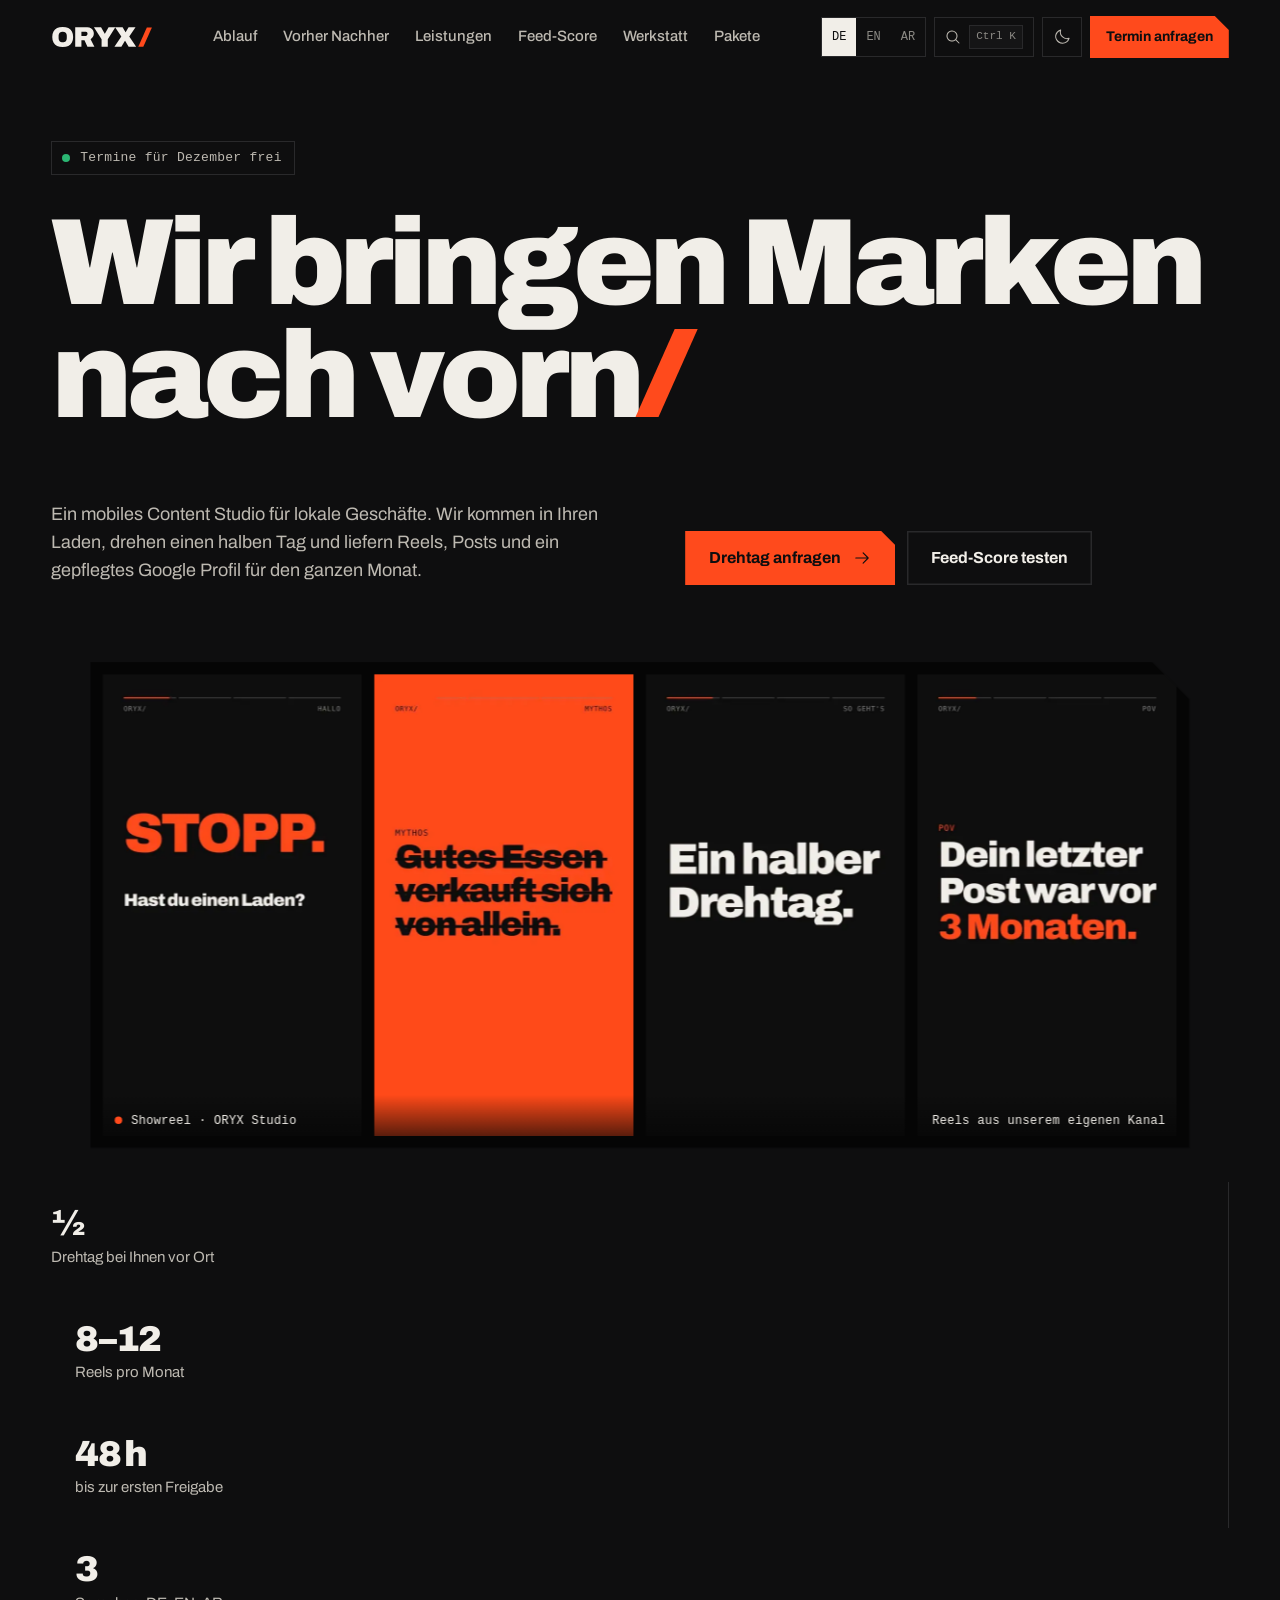
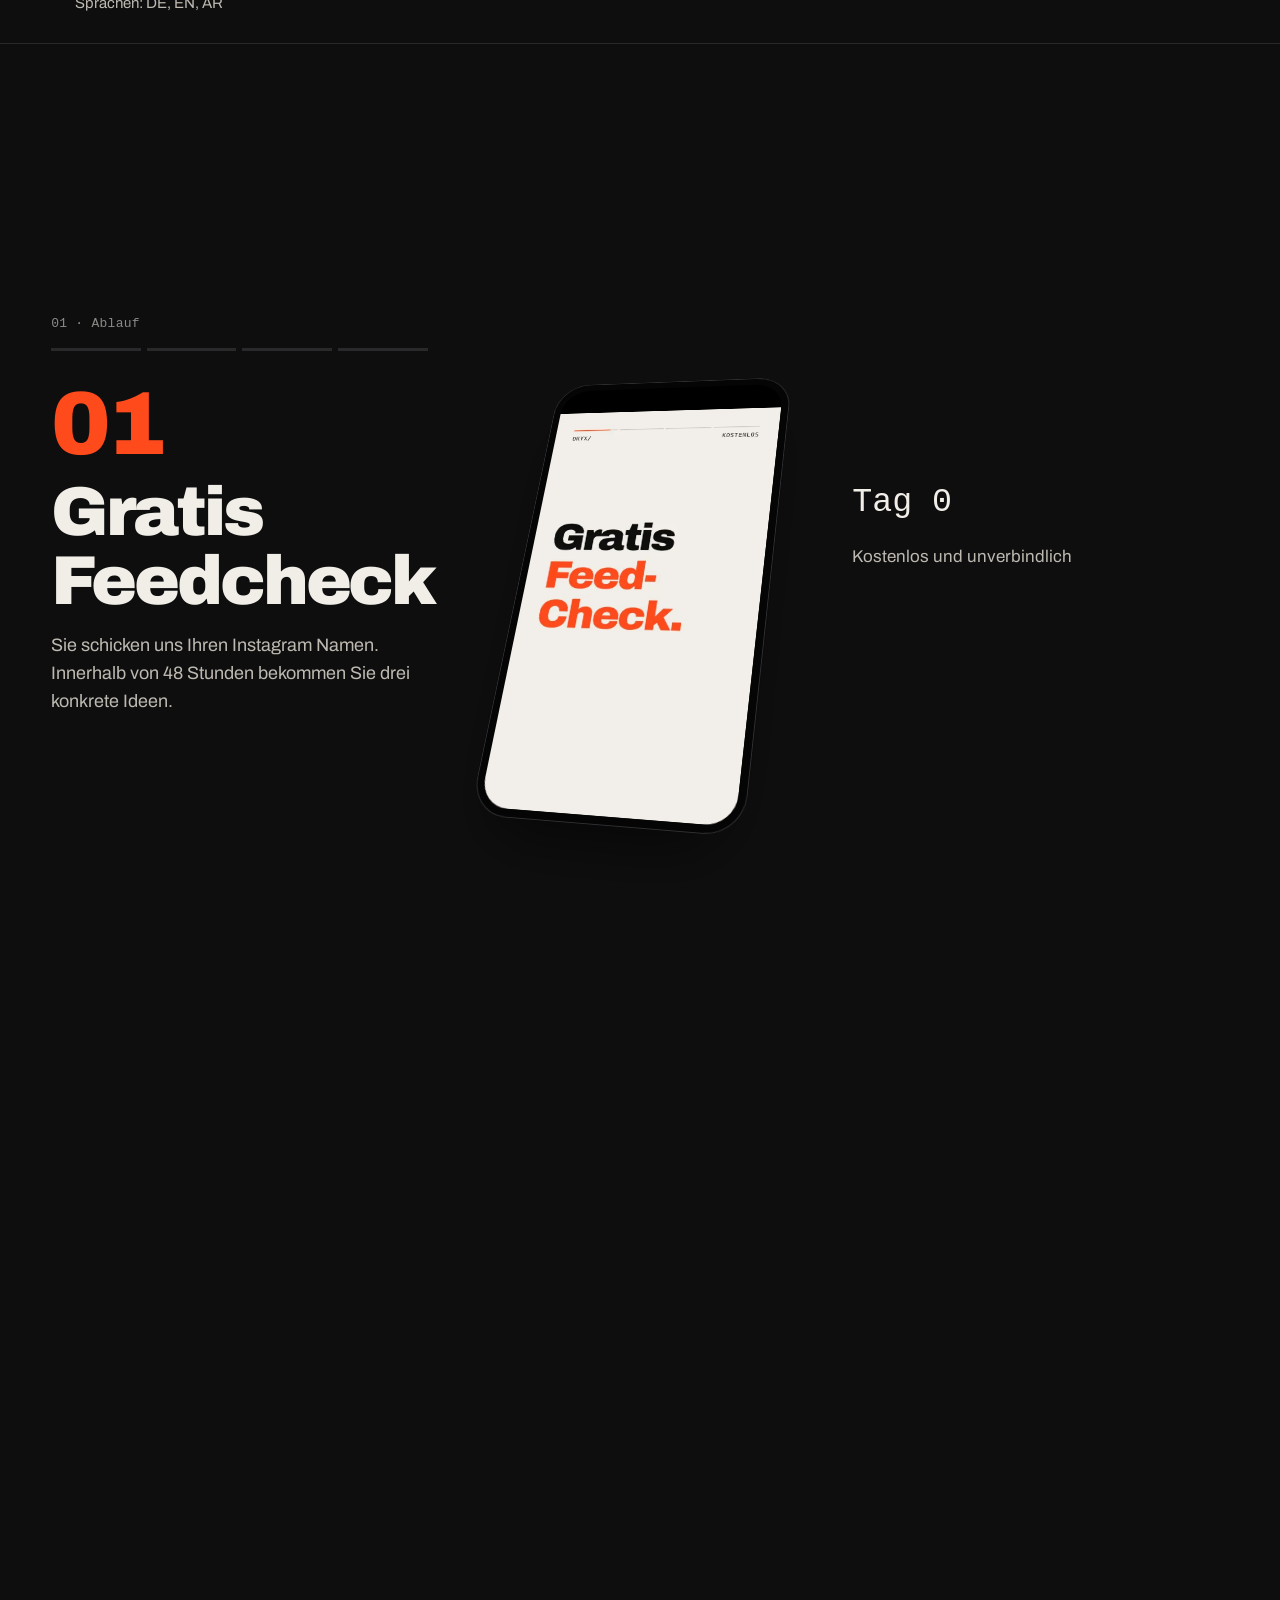
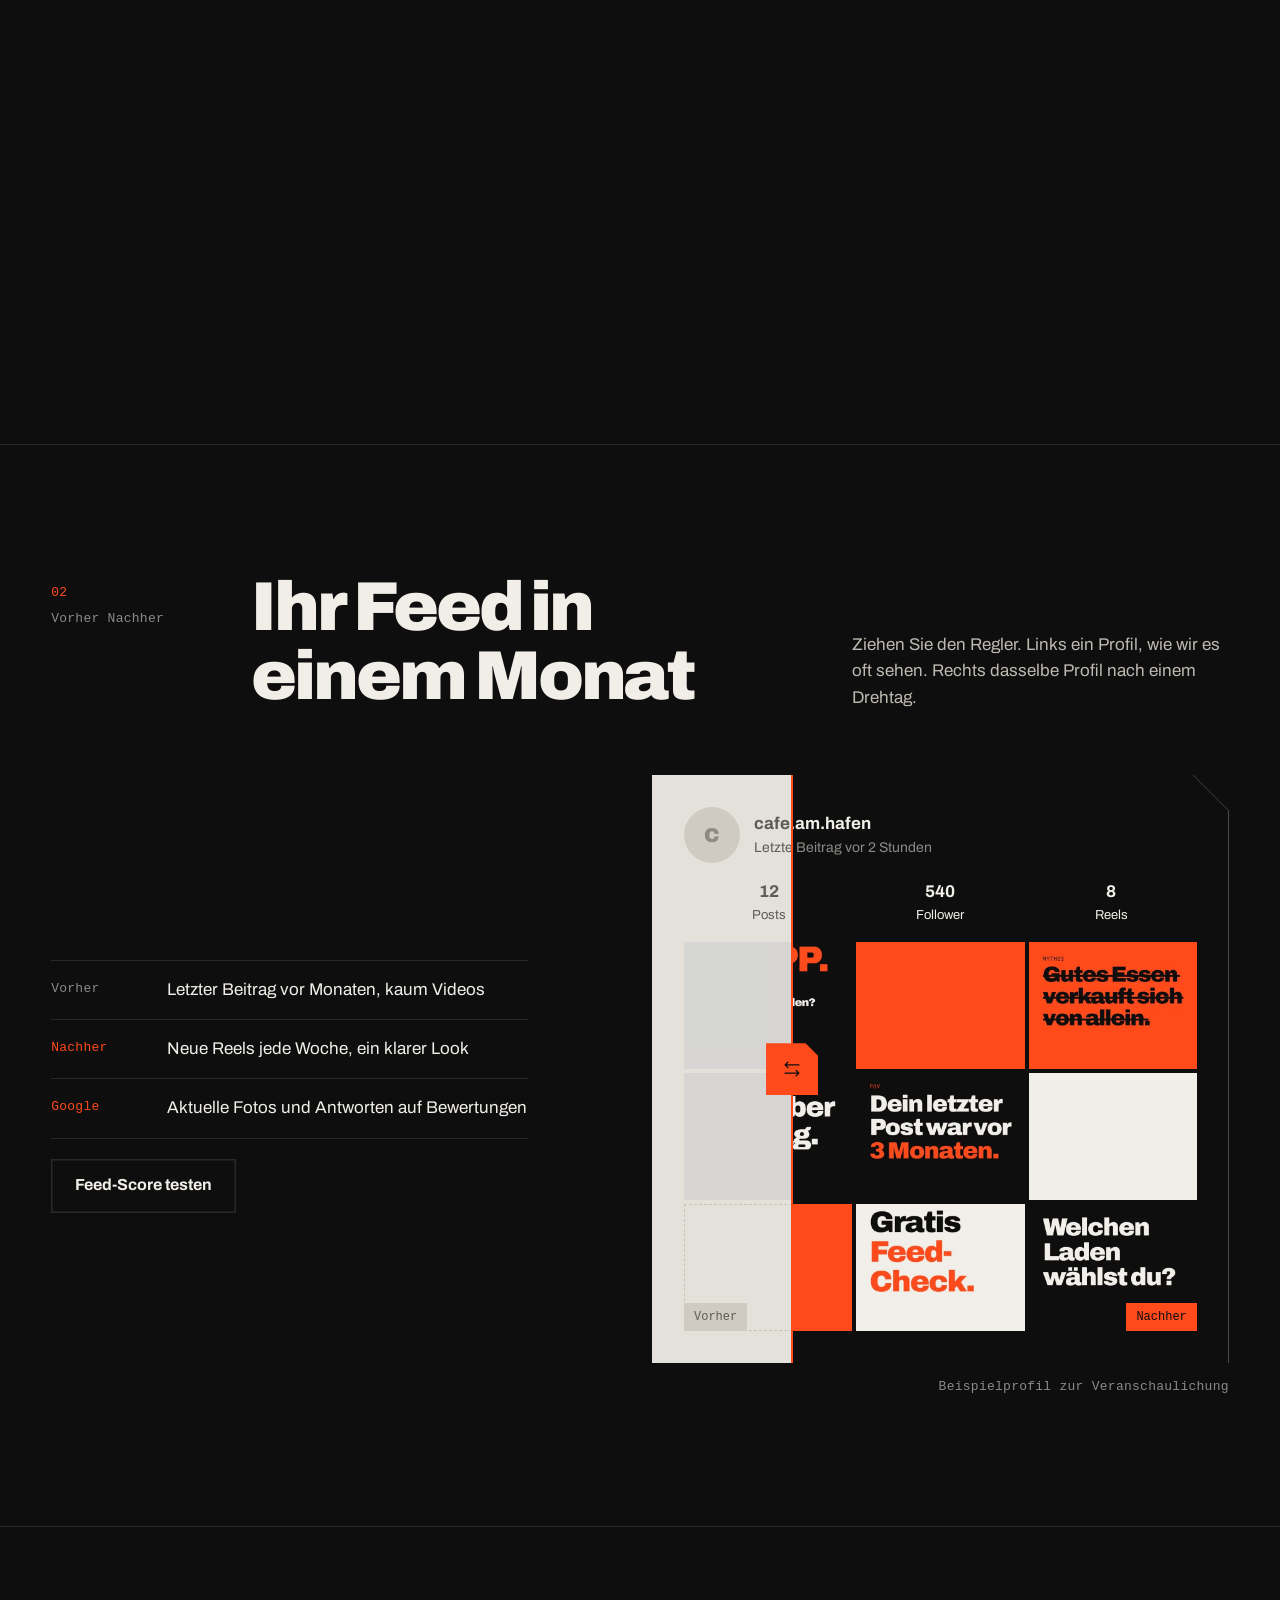
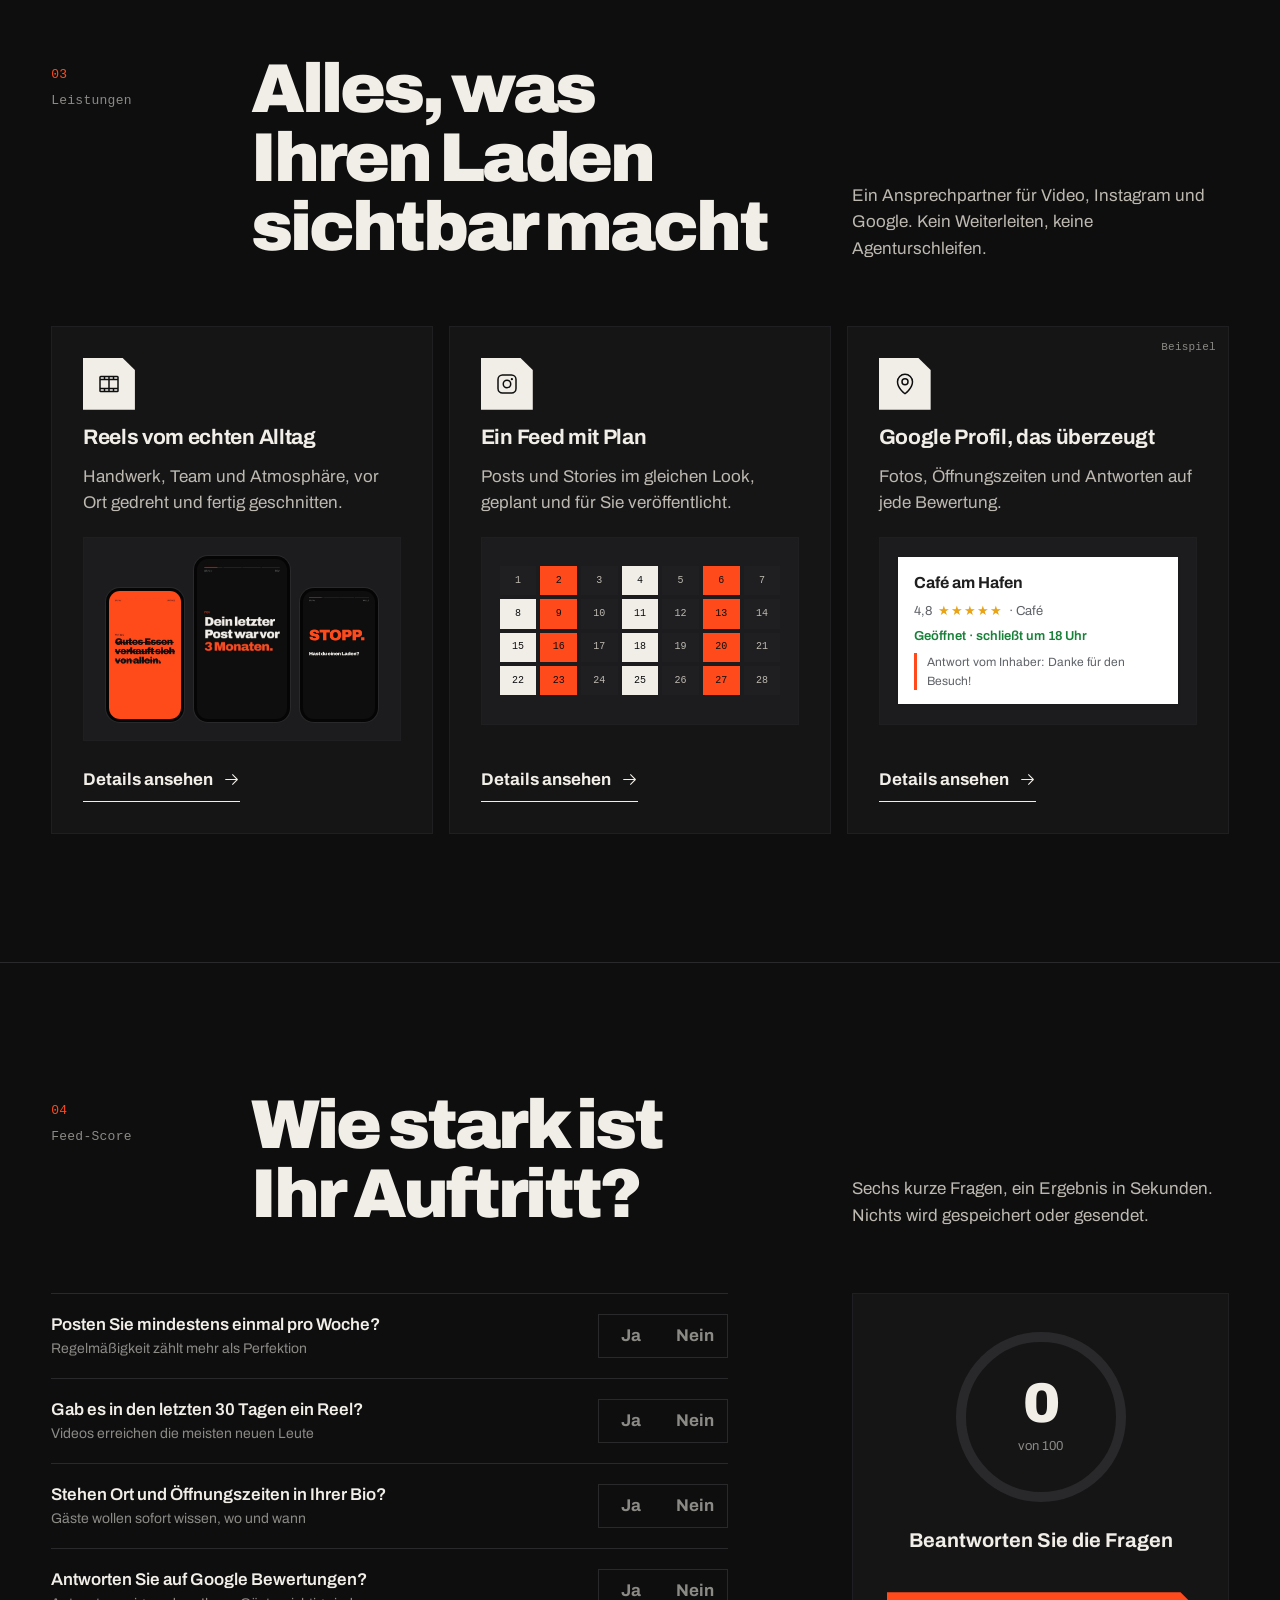
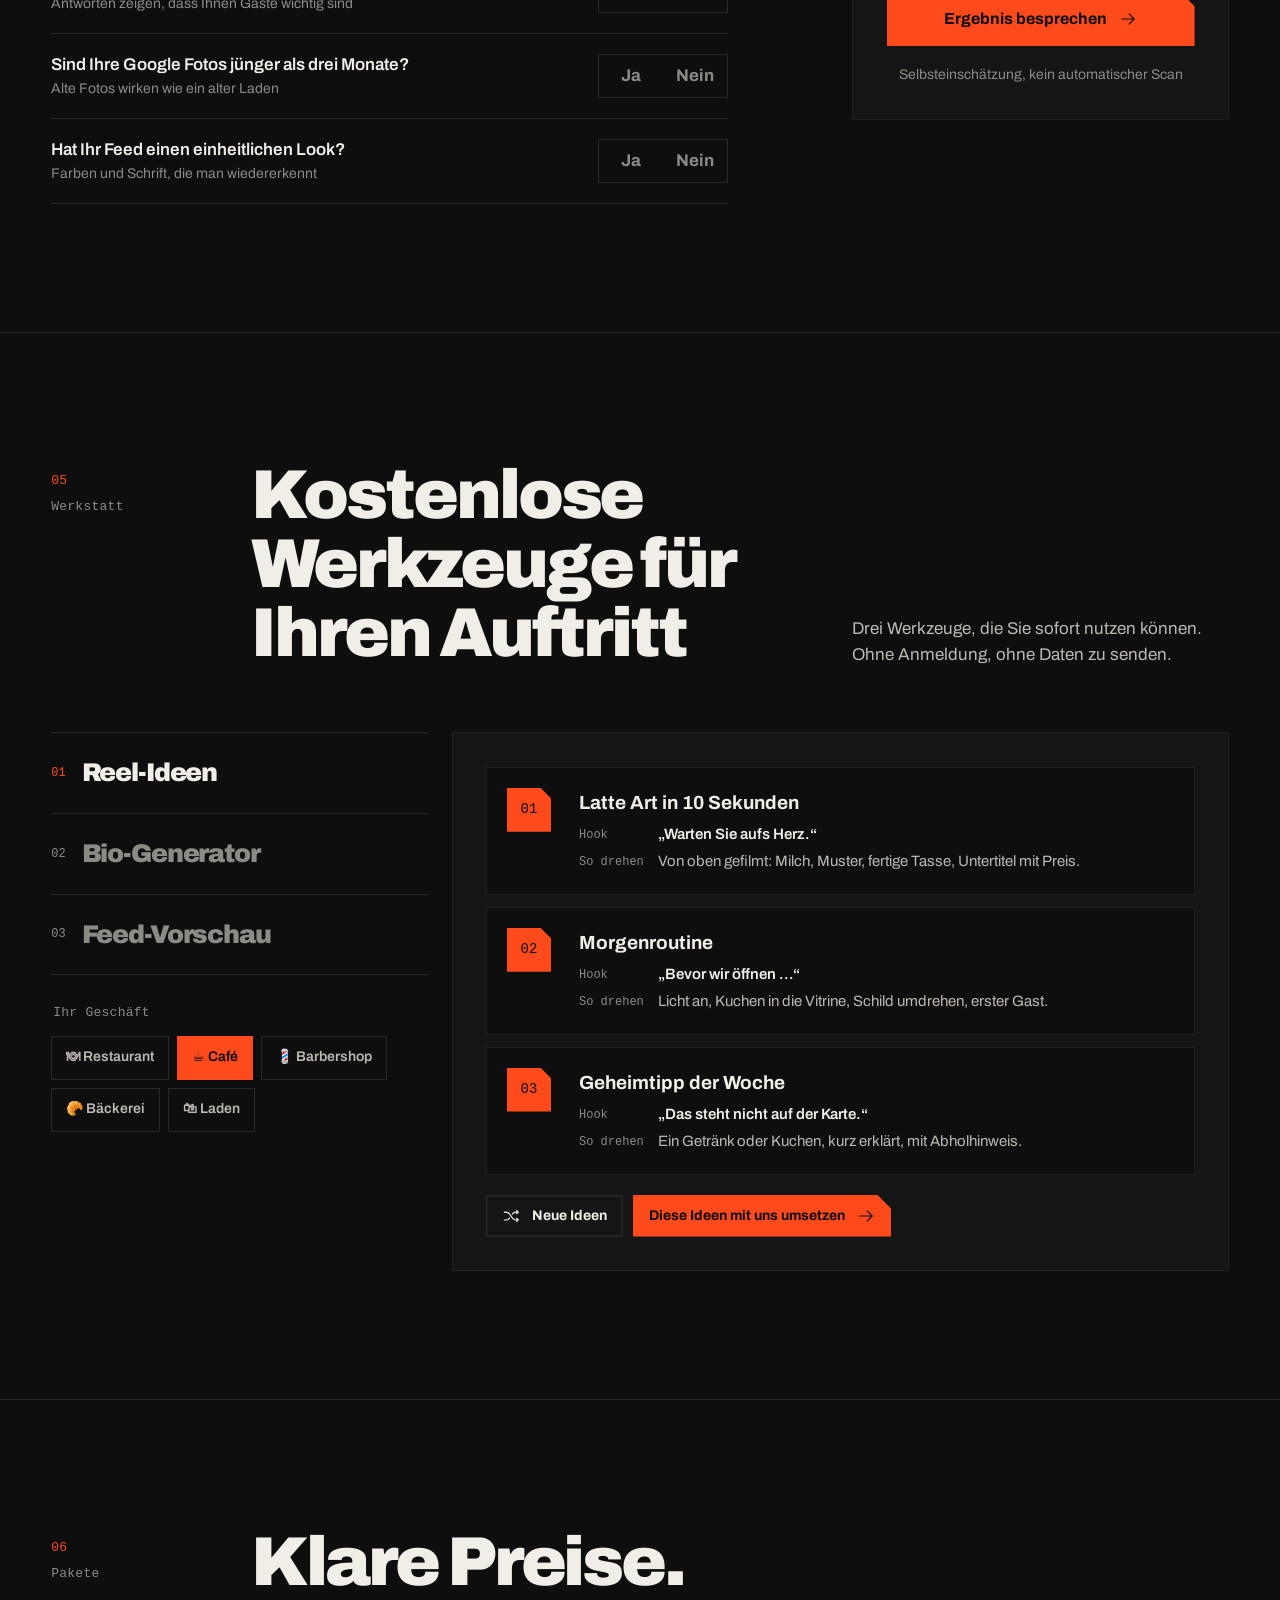
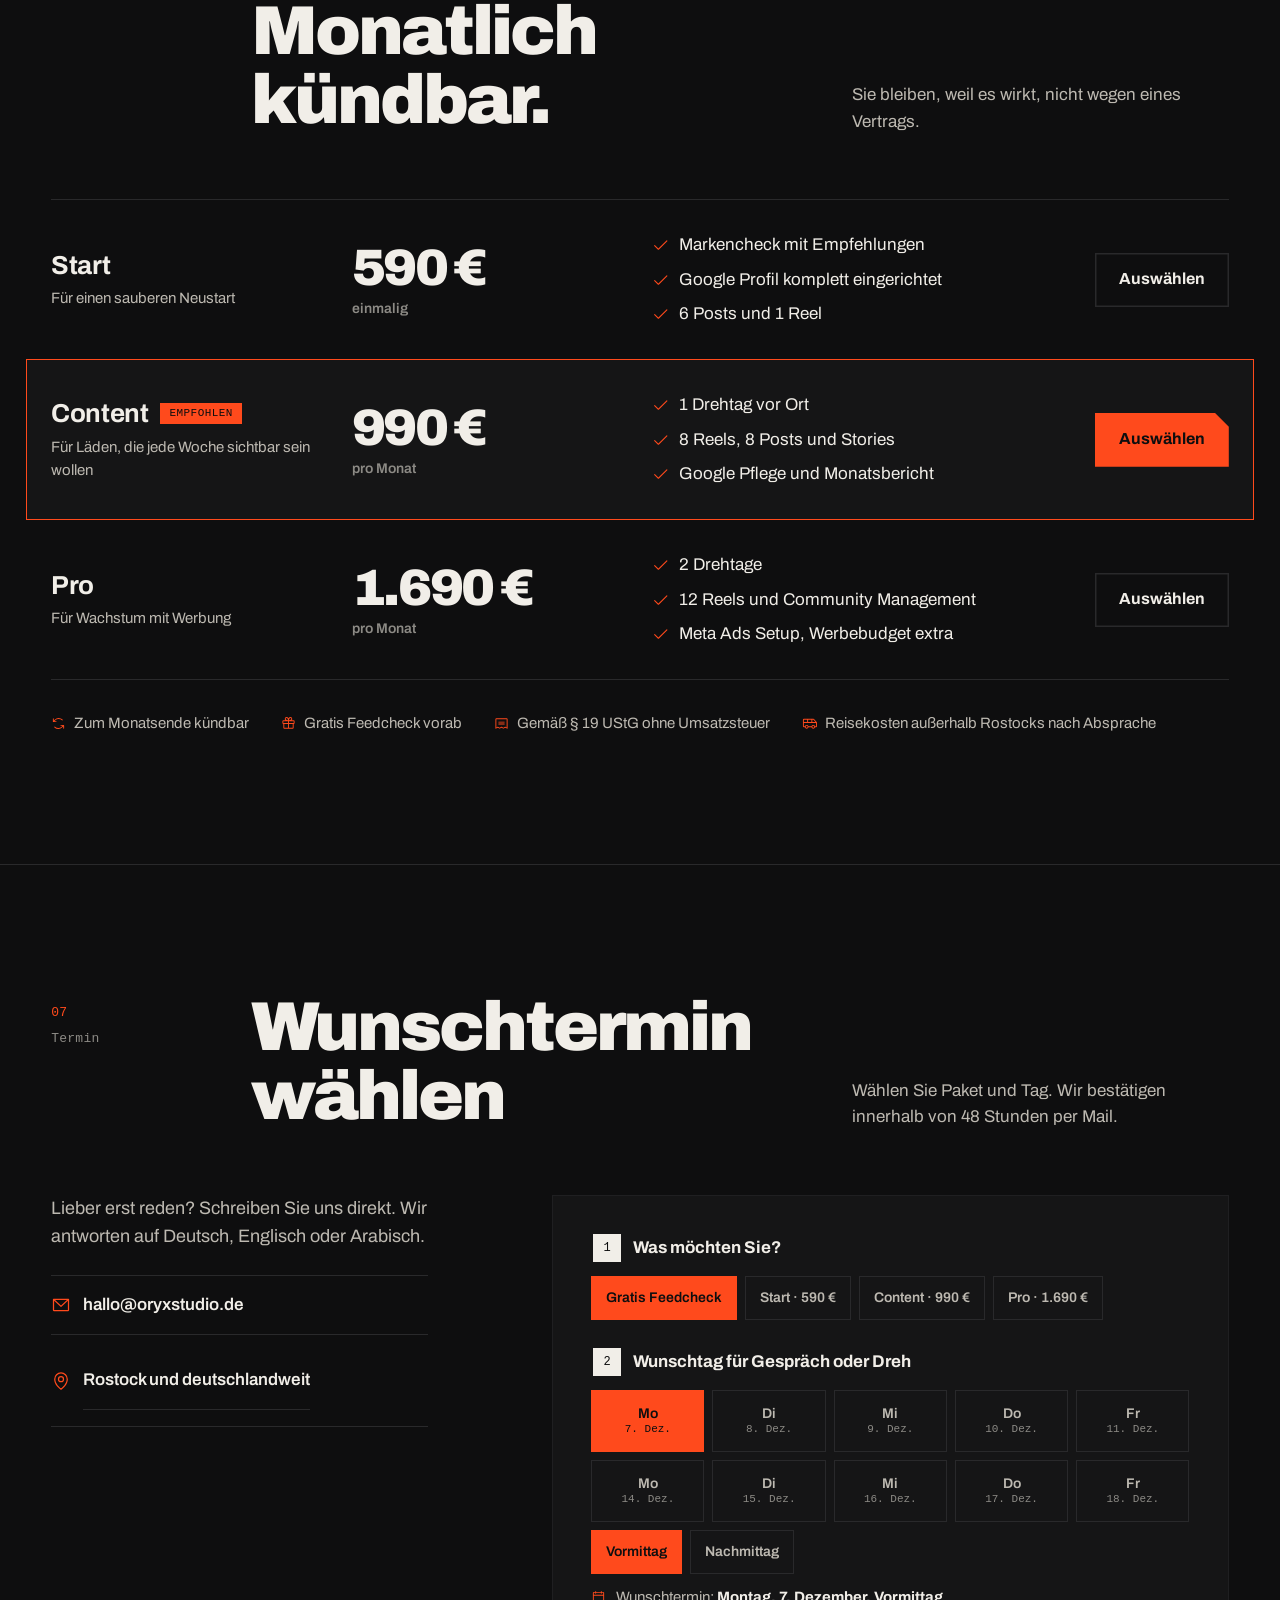
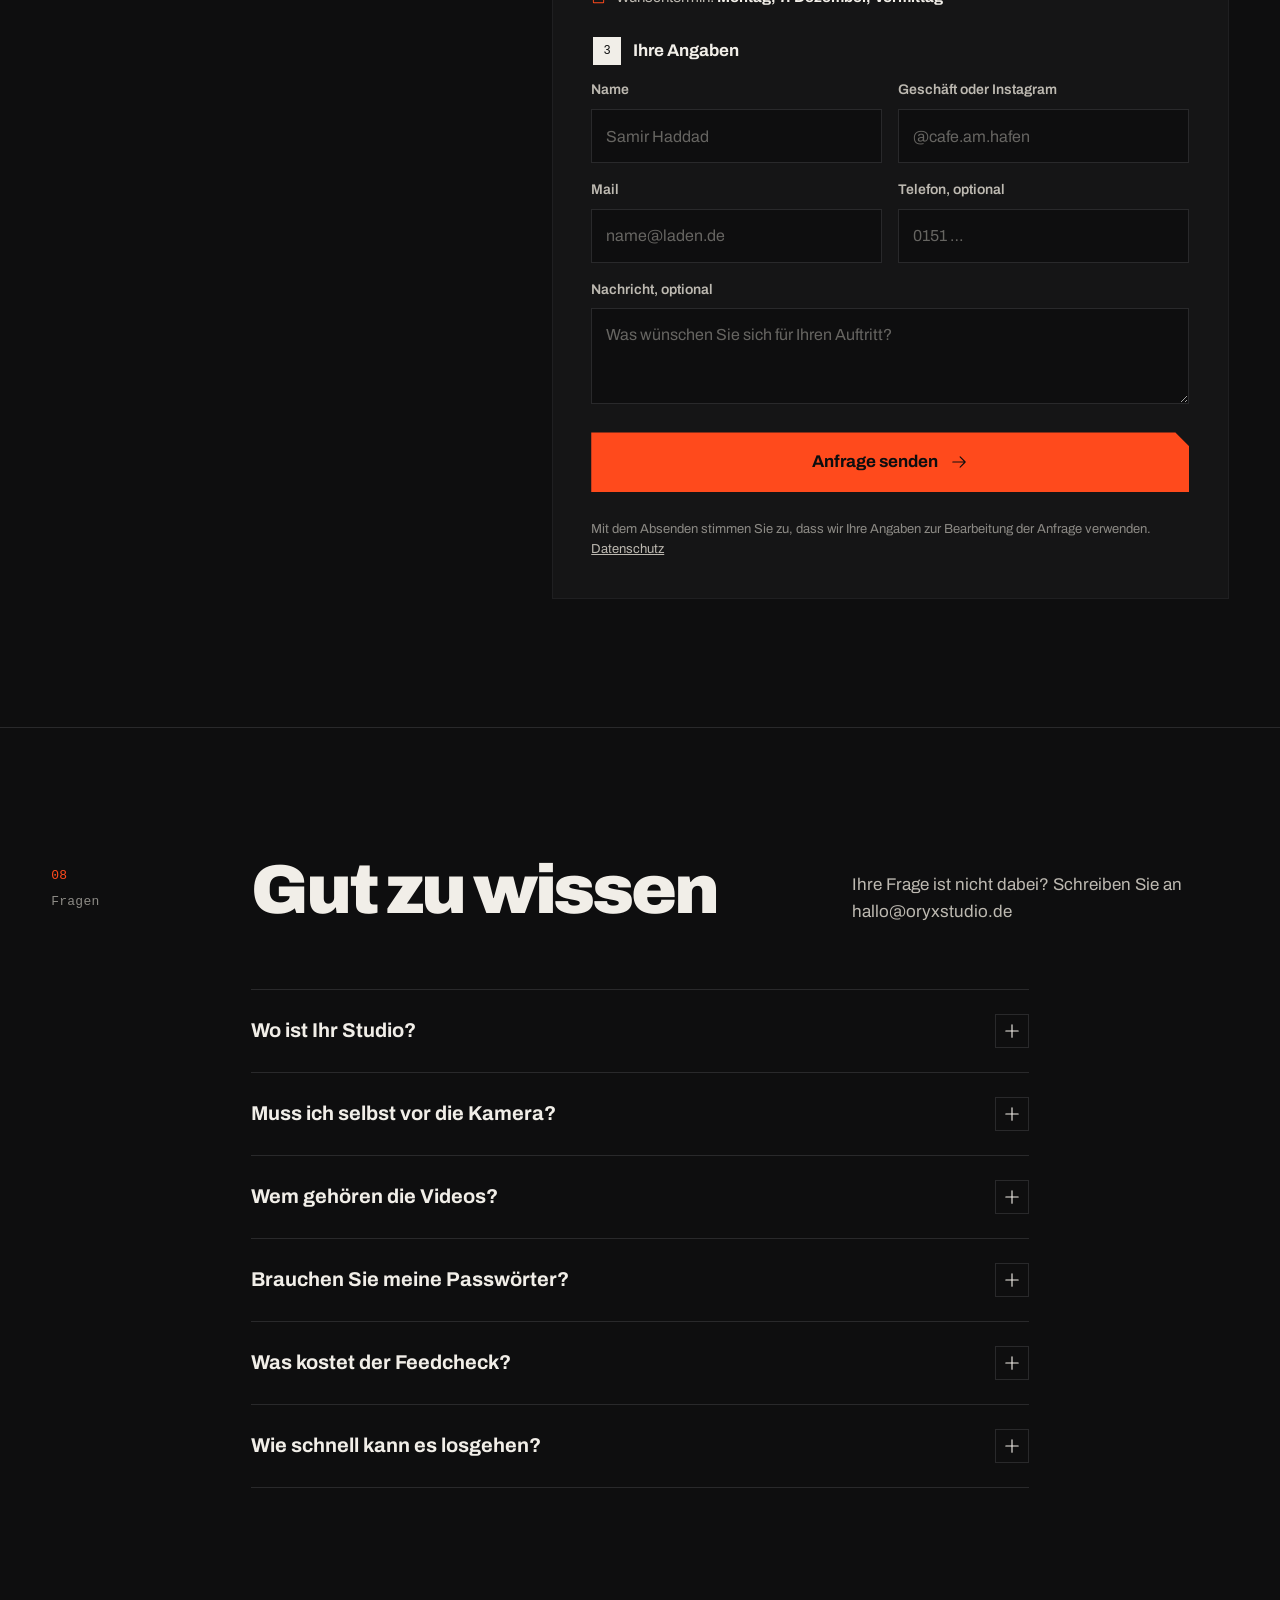
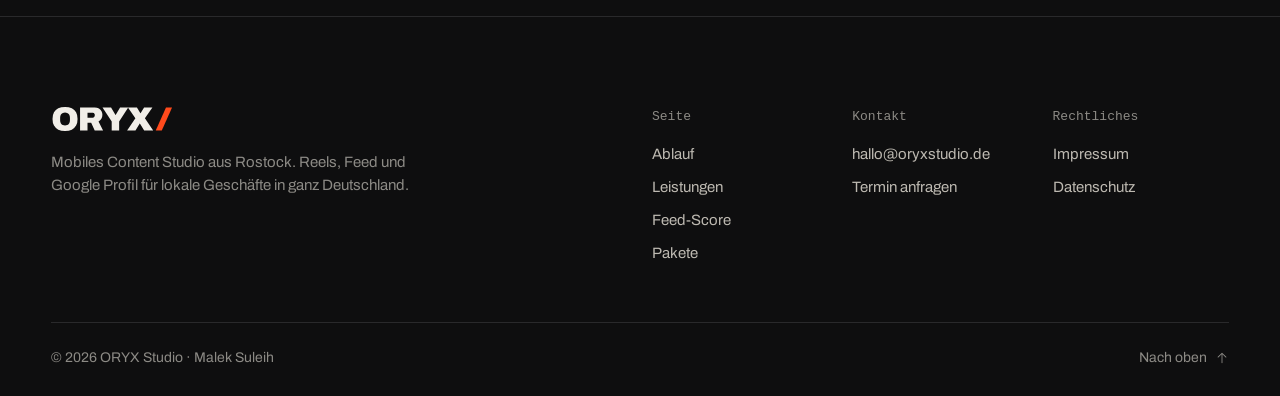
<file: index.html>
<!DOCTYPE html>
<html lang="de" data-theme="dark">
<head>
<meta charset="utf-8">
<meta name="robots" content="noindex, nofollow">
<meta name="viewport" content="width=device-width, initial-scale=1">
<title>ORYX Studio · Reels und Content für lokale Geschäfte</title>
<meta name="description" content="ORYX Studio ist ein mobiles Content Studio aus Rostock. Wir drehen Reels direkt in Ihrem Laden und betreuen Instagram und Google Profil. Gratis Feedcheck in 48 Stunden.">
<meta name="theme-color" content="#0E0E0F">
<meta property="og:title" content="ORYX Studio · Wir bringen Marken nach vorn">
<meta property="og:description" content="Ein halber Drehtag bei Ihnen, ein Monat Content. Gratis Feedcheck in 48 Stunden.">
<meta property="og:type" content="website">
<meta property="og:url" content="https://oryxstudio.de">
<meta property="og:image" content="https://oryxstudio.de/og.jpg">
<script type="application/ld+json">{"@context":"https://schema.org","@type":"ProfessionalService","name":"ORYX Studio","description":"Mobiles Content Studio für lokale Geschäfte: Reels, Instagram und Google Profil.","url":"https://oryxstudio.de","email":"hallo@oryxstudio.de","areaServed":"DE","address":{"@type":"PostalAddress","addressLocality":"Rostock","addressCountry":"DE"},"founder":{"@type":"Person","name":"Malek Suleih"},"knowsLanguage":["de","en","ar"],"makesOffer":[{"@type":"Offer","name":"Start","price":"590","priceCurrency":"EUR"},{"@type":"Offer","name":"Content","price":"990","priceCurrency":"EUR"},{"@type":"Offer","name":"Pro","price":"1690","priceCurrency":"EUR"}]}</script>
<link rel="canonical" href="https://oryxstudio.de/">
<meta property="og:image:width" content="1200"><meta property="og:image:height" content="630"><meta name="twitter:card" content="summary_large_image">
<link rel="alternate" hreflang="de" href="https://oryxstudio.de/?lang=de">
<link rel="alternate" hreflang="en" href="https://oryxstudio.de/?lang=en">
<link rel="alternate" hreflang="ar" href="https://oryxstudio.de/?lang=ar">
<link rel="icon" href="data:image/svg+xml,%3Csvg xmlns='http://www.w3.org/2000/svg' viewBox='0 0 100 100'%3E%3Cpolygon points='0,0 76,0 100,24 100,100 0,100' fill='%23FF4A1C'/%3E%3Cpolygon points='22,24 38,24 78,76 62,76' fill='%230E0E0F'/%3E%3Cpolygon points='62,24 78,24 38,76 22,76' fill='%230E0E0F'/%3E%3C/svg%3E">
<link rel="preload" href="fonts/archivo-latin-900-normal.woff2" as="font" type="font/woff2" crossorigin>
<link rel="preload" href="fonts/archivo-latin-400-normal.woff2" as="font" type="font/woff2" crossorigin>
<style>@font-face {font-family: 'Archivo';font-style: normal;font-display: swap;font-weight: 400;src:url(fonts/archivo-latin-ext-400-normal.woff2) format('woff2');unicode-range: U+0100-02BA,U+02BD-02C5,U+02C7-02CC,U+02CE-02D7,U+02DD-02FF,U+0304,U+0308,U+0329,U+1D00-1DBF,U+1E00-1E9F,U+1EF2-1EFF,U+2020,U+20A0-20AB,U+20AD-20C0,U+2113,U+2C60-2C7F,U+A720-A7FF;}
@font-face {font-family: 'Archivo';font-style: normal;font-display: swap;font-weight: 400;src:url(fonts/archivo-latin-400-normal.woff2) format('woff2');unicode-range: U+0000-00FF,U+0131,U+0152-0153,U+02BB-02BC,U+02C6,U+02DA,U+02DC,U+0304,U+0308,U+0329,U+2000-206F,U+20AC,U+2122,U+2191,U+2193,U+2212,U+2215,U+FEFF,U+FFFD;}
@font-face {font-family: 'Archivo';font-style: normal;font-display: swap;font-weight: 500;src:url(fonts/archivo-latin-ext-500-normal.woff2) format('woff2');unicode-range: U+0100-02BA,U+02BD-02C5,U+02C7-02CC,U+02CE-02D7,U+02DD-02FF,U+0304,U+0308,U+0329,U+1D00-1DBF,U+1E00-1E9F,U+1EF2-1EFF,U+2020,U+20A0-20AB,U+20AD-20C0,U+2113,U+2C60-2C7F,U+A720-A7FF;}
@font-face {font-family: 'Archivo';font-style: normal;font-display: swap;font-weight: 500;src:url(fonts/archivo-latin-500-normal.woff2) format('woff2');unicode-range: U+0000-00FF,U+0131,U+0152-0153,U+02BB-02BC,U+02C6,U+02DA,U+02DC,U+0304,U+0308,U+0329,U+2000-206F,U+20AC,U+2122,U+2191,U+2193,U+2212,U+2215,U+FEFF,U+FFFD;}
@font-face {font-family: 'Archivo';font-style: normal;font-display: swap;font-weight: 600;src:url(fonts/archivo-latin-ext-600-normal.woff2) format('woff2');unicode-range: U+0100-02BA,U+02BD-02C5,U+02C7-02CC,U+02CE-02D7,U+02DD-02FF,U+0304,U+0308,U+0329,U+1D00-1DBF,U+1E00-1E9F,U+1EF2-1EFF,U+2020,U+20A0-20AB,U+20AD-20C0,U+2113,U+2C60-2C7F,U+A720-A7FF;}
@font-face {font-family: 'Archivo';font-style: normal;font-display: swap;font-weight: 600;src:url(fonts/archivo-latin-600-normal.woff2) format('woff2');unicode-range: U+0000-00FF,U+0131,U+0152-0153,U+02BB-02BC,U+02C6,U+02DA,U+02DC,U+0304,U+0308,U+0329,U+2000-206F,U+20AC,U+2122,U+2191,U+2193,U+2212,U+2215,U+FEFF,U+FFFD;}
@font-face {font-family: 'Archivo';font-style: normal;font-display: swap;font-weight: 700;src:url(fonts/archivo-latin-ext-700-normal.woff2) format('woff2');unicode-range: U+0100-02BA,U+02BD-02C5,U+02C7-02CC,U+02CE-02D7,U+02DD-02FF,U+0304,U+0308,U+0329,U+1D00-1DBF,U+1E00-1E9F,U+1EF2-1EFF,U+2020,U+20A0-20AB,U+20AD-20C0,U+2113,U+2C60-2C7F,U+A720-A7FF;}
@font-face {font-family: 'Archivo';font-style: normal;font-display: swap;font-weight: 700;src:url(fonts/archivo-latin-700-normal.woff2) format('woff2');unicode-range: U+0000-00FF,U+0131,U+0152-0153,U+02BB-02BC,U+02C6,U+02DA,U+02DC,U+0304,U+0308,U+0329,U+2000-206F,U+20AC,U+2122,U+2191,U+2193,U+2212,U+2215,U+FEFF,U+FFFD;}
@font-face {font-family: 'Archivo';font-style: normal;font-display: swap;font-weight: 900;src:url(fonts/archivo-latin-ext-900-normal.woff2) format('woff2');unicode-range: U+0100-02BA,U+02BD-02C5,U+02C7-02CC,U+02CE-02D7,U+02DD-02FF,U+0304,U+0308,U+0329,U+1D00-1DBF,U+1E00-1E9F,U+1EF2-1EFF,U+2020,U+20A0-20AB,U+20AD-20C0,U+2113,U+2C60-2C7F,U+A720-A7FF;}
@font-face {font-family: 'Archivo';font-style: normal;font-display: swap;font-weight: 900;src:url(fonts/archivo-latin-900-normal.woff2) format('woff2');unicode-range: U+0000-00FF,U+0131,U+0152-0153,U+02BB-02BC,U+02C6,U+02DA,U+02DC,U+0304,U+0308,U+0329,U+2000-206F,U+20AC,U+2122,U+2191,U+2193,U+2212,U+2215,U+FEFF,U+FFFD;}
@font-face {font-family: 'Cairo';font-style: normal;font-display: swap;font-weight: 400;src:url(fonts/cairo-arabic-400-normal.woff2) format('woff2');unicode-range: U+0600-06FF,U+0750-077F,U+0870-088E,U+0890-0891,U+0897-08E1,U+08E3-08FF,U+200C-200E,U+2010-2011,U+204F,U+2E41,U+FB50-FDFF,U+FE70-FE74,U+FE76-FEFC,U+102E0-102FB,U+10E60-10E7E,U+10EC2-10EC4,U+10EFC-10EFF,U+1EE00-1EE03,U+1EE05-1EE1F,U+1EE21-1EE22,U+1EE24,U+1EE27,U+1EE29-1EE32,U+1EE34-1EE37,U+1EE39,U+1EE3B,U+1EE42,U+1EE47,U+1EE49,U+1EE4B,U+1EE4D-1EE4F,U+1EE51-1EE52,U+1EE54,U+1EE57,U+1EE59,U+1EE5B,U+1EE5D,U+1EE5F,U+1EE61-1EE62,U+1EE64,U+1EE67-1EE6A,U+1EE6C-1EE72,U+1EE74-1EE77,U+1EE79-1EE7C,U+1EE7E,U+1EE80-1EE89,U+1EE8B-1EE9B,U+1EEA1-1EEA3,U+1EEA5-1EEA9,U+1EEAB-1EEBB,U+1EEF0-1EEF1;}
@font-face {font-family: 'Cairo';font-style: normal;font-display: swap;font-weight: 400;src:url(fonts/cairo-latin-400-normal.woff2) format('woff2');unicode-range: U+0000-00FF,U+0131,U+0152-0153,U+02BB-02BC,U+02C6,U+02DA,U+02DC,U+0304,U+0308,U+0329,U+2000-206F,U+20AC,U+2122,U+2191,U+2193,U+2212,U+2215,U+FEFF,U+FFFD;}
@font-face {font-family: 'Cairo';font-style: normal;font-display: swap;font-weight: 600;src:url(fonts/cairo-arabic-600-normal.woff2) format('woff2');unicode-range: U+0600-06FF,U+0750-077F,U+0870-088E,U+0890-0891,U+0897-08E1,U+08E3-08FF,U+200C-200E,U+2010-2011,U+204F,U+2E41,U+FB50-FDFF,U+FE70-FE74,U+FE76-FEFC,U+102E0-102FB,U+10E60-10E7E,U+10EC2-10EC4,U+10EFC-10EFF,U+1EE00-1EE03,U+1EE05-1EE1F,U+1EE21-1EE22,U+1EE24,U+1EE27,U+1EE29-1EE32,U+1EE34-1EE37,U+1EE39,U+1EE3B,U+1EE42,U+1EE47,U+1EE49,U+1EE4B,U+1EE4D-1EE4F,U+1EE51-1EE52,U+1EE54,U+1EE57,U+1EE59,U+1EE5B,U+1EE5D,U+1EE5F,U+1EE61-1EE62,U+1EE64,U+1EE67-1EE6A,U+1EE6C-1EE72,U+1EE74-1EE77,U+1EE79-1EE7C,U+1EE7E,U+1EE80-1EE89,U+1EE8B-1EE9B,U+1EEA1-1EEA3,U+1EEA5-1EEA9,U+1EEAB-1EEBB,U+1EEF0-1EEF1;}
@font-face {font-family: 'Cairo';font-style: normal;font-display: swap;font-weight: 600;src:url(fonts/cairo-latin-600-normal.woff2) format('woff2');unicode-range: U+0000-00FF,U+0131,U+0152-0153,U+02BB-02BC,U+02C6,U+02DA,U+02DC,U+0304,U+0308,U+0329,U+2000-206F,U+20AC,U+2122,U+2191,U+2193,U+2212,U+2215,U+FEFF,U+FFFD;}
@font-face {font-family: 'Cairo';font-style: normal;font-display: swap;font-weight: 700;src:url(fonts/cairo-arabic-700-normal.woff2) format('woff2');unicode-range: U+0600-06FF,U+0750-077F,U+0870-088E,U+0890-0891,U+0897-08E1,U+08E3-08FF,U+200C-200E,U+2010-2011,U+204F,U+2E41,U+FB50-FDFF,U+FE70-FE74,U+FE76-FEFC,U+102E0-102FB,U+10E60-10E7E,U+10EC2-10EC4,U+10EFC-10EFF,U+1EE00-1EE03,U+1EE05-1EE1F,U+1EE21-1EE22,U+1EE24,U+1EE27,U+1EE29-1EE32,U+1EE34-1EE37,U+1EE39,U+1EE3B,U+1EE42,U+1EE47,U+1EE49,U+1EE4B,U+1EE4D-1EE4F,U+1EE51-1EE52,U+1EE54,U+1EE57,U+1EE59,U+1EE5B,U+1EE5D,U+1EE5F,U+1EE61-1EE62,U+1EE64,U+1EE67-1EE6A,U+1EE6C-1EE72,U+1EE74-1EE77,U+1EE79-1EE7C,U+1EE7E,U+1EE80-1EE89,U+1EE8B-1EE9B,U+1EEA1-1EEA3,U+1EEA5-1EEA9,U+1EEAB-1EEBB,U+1EEF0-1EEF1;}
@font-face {font-family: 'Cairo';font-style: normal;font-display: swap;font-weight: 700;src:url(fonts/cairo-latin-700-normal.woff2) format('woff2');unicode-range: U+0000-00FF,U+0131,U+0152-0153,U+02BB-02BC,U+02C6,U+02DA,U+02DC,U+0304,U+0308,U+0329,U+2000-206F,U+20AC,U+2122,U+2191,U+2193,U+2212,U+2215,U+FEFF,U+FFFD;}
@font-face {font-family: 'Cairo';font-style: normal;font-display: swap;font-weight: 900;src:url(fonts/cairo-arabic-900-normal.woff2) format('woff2');unicode-range: U+0600-06FF,U+0750-077F,U+0870-088E,U+0890-0891,U+0897-08E1,U+08E3-08FF,U+200C-200E,U+2010-2011,U+204F,U+2E41,U+FB50-FDFF,U+FE70-FE74,U+FE76-FEFC,U+102E0-102FB,U+10E60-10E7E,U+10EC2-10EC4,U+10EFC-10EFF,U+1EE00-1EE03,U+1EE05-1EE1F,U+1EE21-1EE22,U+1EE24,U+1EE27,U+1EE29-1EE32,U+1EE34-1EE37,U+1EE39,U+1EE3B,U+1EE42,U+1EE47,U+1EE49,U+1EE4B,U+1EE4D-1EE4F,U+1EE51-1EE52,U+1EE54,U+1EE57,U+1EE59,U+1EE5B,U+1EE5D,U+1EE5F,U+1EE61-1EE62,U+1EE64,U+1EE67-1EE6A,U+1EE6C-1EE72,U+1EE74-1EE77,U+1EE79-1EE7C,U+1EE7E,U+1EE80-1EE89,U+1EE8B-1EE9B,U+1EEA1-1EEA3,U+1EEA5-1EEA9,U+1EEAB-1EEBB,U+1EEF0-1EEF1;}
@font-face {font-family: 'Cairo';font-style: normal;font-display: swap;font-weight: 900;src:url(fonts/cairo-latin-900-normal.woff2) format('woff2');unicode-range: U+0000-00FF,U+0131,U+0152-0153,U+02BB-02BC,U+02C6,U+02DA,U+02DC,U+0304,U+0308,U+0329,U+2000-206F,U+20AC,U+2122,U+2191,U+2193,U+2212,U+2215,U+FEFF,U+FFFD;}
</style>
<script>
/* theme and language before first paint */
(function(){var d=document.documentElement,q=new URLSearchParams(location.search),s={};try{s=JSON.parse(localStorage.getItem('oryx')||'{}')}catch(e){}
var th=s.theme||'dark';d.dataset.theme=th;var l=(q.get('lang')||s.lang||'de');if(!/^(de|en|ar)$/.test(l))l='de';d.lang=l;d.dir=l==='ar'?'rtl':'ltr'})();
</script>
<style>
/* VOICE: a confident mobile film crew talking to shop owners; short, plain sentences
   IDEA: an orderly studio console: one surface, hairline structure, the red cut square as the only loud object (in 3D in the hero)
   COLOUR and TYPE: ink #0E0E0F, chalk #F1EEE8, signal #FF4A1C; Archivo 900 display, Archivo text, JetBrains Mono for numbers; Cairo for Arabic
   LAYOUT: everything on a 12 column grid inside 1360px; sections separated by hairlines and numbered in the margin like a call sheet */
:root{--red:#FF4A1C;--ease:cubic-bezier(0.22,1,0.36,1);--pad:clamp(20px,4vw,56px);--max:1360px;--font:'Archivo',system-ui,sans-serif;--mono:'JetBrains Mono',ui-monospace,monospace;--track:-.045em}
[data-theme="dark"]{--bg:#0E0E0F;--card:#151516;--card2:#1C1C1E;--fg:#F1EEE8;--fg2:#BDB9B1;--fg3:#8C8A85;--line:#29292B;--line2:#1F1F21;--redt:#FF4A1C;--inv:#F1EEE8;--invfg:#0E0E0F;--shadow:0 40px 80px -30px rgba(0,0,0,.7);color-scheme:dark}
[data-theme="light"]{--bg:#F1EEE8;--card:#F8F6F1;--card2:#FFFFFF;--fg:#0E0E0F;--fg2:#4A4844;--fg3:#6B6862;--line:#D6D2C9;--line2:#E2DED6;--redt:#C9360F;--inv:#0E0E0F;--invfg:#F1EEE8;--shadow:0 40px 80px -30px rgba(40,30,20,.25);color-scheme:light}
[dir="rtl"]{--font:'Cairo',system-ui,sans-serif;--mono:'Cairo',system-ui,sans-serif;--track:0}
*{box-sizing:border-box;min-width:0}
[hidden]{display:none!important}
html{scroll-padding-top:84px;-webkit-text-size-adjust:100%}
html.lenis,html.lenis body{height:auto}
.lenis.lenis-smooth{scroll-behavior:auto!important}
body{margin:0;background:var(--bg);color:var(--fg);font-family:var(--font);font-size:17px;line-height:1.55;overflow-x:clip;-webkit-font-smoothing:antialiased;transition:background-color 500ms var(--ease),color 500ms var(--ease)}
::selection{background:var(--red);color:#0E0E0F}
a{color:inherit}
img,svg,video,canvas{display:block}
p,h1,h2,h3,ul,ol,figure,fieldset,dl,dd{margin:0}
fieldset{border:0;padding:0}
button{font:inherit;color:inherit}
.icon{width:1em;height:1em;flex:none}
[dir="rtl"] .flip{transform:scaleX(-1)}
.wrap{max-width:var(--max);margin:0 auto;padding:0 var(--pad)}
.mono{font-family:var(--mono);font-weight:500;font-size:13px;letter-spacing:.02em}
.d2{font-weight:900;font-size:clamp(40px,5.4vw,80px);letter-spacing:var(--track);line-height:1;text-wrap:balance}
[dir="rtl"] .d2{line-height:1.25}
.h3{font-weight:700;font-size:21px;letter-spacing:-.015em;line-height:1.25}
.lead{font-size:clamp(18px,1.4vw,20px);line-height:1.55;max-width:33em;color:var(--fg2);text-wrap:pretty}
.slash{display:inline-block;width:.19em;height:.72em;background:var(--red);transform:skewX(-24deg);margin-inline-start:.12em}
.skip{position:absolute;inset-inline-start:16px;top:-64px;background:var(--red);color:#0E0E0F;padding:10px 14px;z-index:200;font-weight:700}
.skip:focus{top:16px}
:focus-visible{outline:2px solid var(--red);outline-offset:3px}
.split-m{padding-bottom:.12em;margin-bottom:-.12em}
.vh{position:absolute;width:1px;height:1px;overflow:hidden;clip:rect(0 0 0 0);white-space:nowrap}
/* section frame: numbered like a call sheet */
.sec{border-top:1px solid var(--line);padding:clamp(88px,10vw,144px) 0}
.shead{display:grid;grid-template-columns:repeat(12,minmax(0,1fr));gap:24px;align-items:end;margin-bottom:clamp(44px,5vw,72px)}
.shead .no{grid-column:1/3;align-self:start;display:flex;flex-direction:column;gap:6px;color:var(--fg3);padding-top:10px}
.shead .no b{color:var(--redt);font-weight:500}
.shead h2{grid-column:3/9}
.shead p{grid-column:9/13;color:var(--fg2);max-width:28em}
/* buttons */
.btn{position:relative;display:inline-flex;align-items:center;justify-content:center;gap:12px;min-height:54px;padding:0 24px;font-size:16px;font-weight:700;text-decoration:none;border:0;cursor:pointer;white-space:nowrap;clip-path:polygon(0 0,calc(100% - 14px) 0,100% 14px,100% 100%,0 100%);isolation:isolate;overflow:hidden;transition:color 400ms var(--ease),transform 300ms var(--ease)}
[dir="rtl"] .btn{clip-path:polygon(0 14px,14px 0,100% 0,100% 100%,0 100%)}
.btn::before{content:"";position:absolute;inset:0;z-index:-1;transform:translateY(101%);transition:transform 500ms var(--ease)}
.btn:hover::before{transform:none}
.btn .icon{font-size:18px;transition:transform 400ms var(--ease)}
.btn:hover .icon.flip{transform:translateX(4px)}
[dir="rtl"] .btn:hover .icon.flip{transform:scaleX(-1) translateX(4px)}
.btn:active{transform:scale(.98)}
.btn-red{background:var(--red);color:#0E0E0F}.btn-red::before{background:var(--inv)}.btn-red:hover{color:var(--invfg)}
.btn-inv{background:var(--inv);color:var(--invfg)}.btn-inv::before{background:var(--red)}.btn-inv:hover{color:#0E0E0F}
.btn-line{background:transparent;color:var(--fg);box-shadow:inset 0 0 0 1.5px var(--line);clip-path:none}.btn-line::before{background:var(--card2)}
.btn-line:hover{box-shadow:inset 0 0 0 1.5px var(--fg3)}
.btn-s{min-height:42px;padding:0 16px;font-size:14px}
/* nav */
.nav{position:fixed;inset:0 0 auto;z-index:60;transition:background-color 500ms var(--ease),transform 500ms var(--ease),border-color 500ms var(--ease);border-bottom:1px solid transparent}
.nav.solid{background:color-mix(in srgb,var(--bg) 84%,transparent);backdrop-filter:blur(16px) saturate(1.3);-webkit-backdrop-filter:blur(16px) saturate(1.3);border-bottom-color:var(--line)}
.nav.hide{transform:translateY(-100%)}
.nav .wrap{display:flex;align-items:center;justify-content:space-between;gap:20px;height:74px}
.nav .logo{height:20px;width:auto;color:var(--fg)}
[dir="rtl"] .logo{direction:ltr}
.nav ul{display:flex;gap:2px;list-style:none;padding:0}
.nav ul a{display:block;padding:8px 12px;text-decoration:none;font-size:15px;font-weight:500;color:var(--fg2);transition:color 300ms var(--ease)}
.nav ul a:hover,.nav ul a[aria-current="true"]{color:var(--fg)}
.tools{display:flex;align-items:center;gap:8px}
.seg{display:flex;border:1px solid var(--line);height:40px}
.seg button{border:0;background:transparent;padding:0 10px;cursor:pointer;font-family:'JetBrains Mono',monospace;font-size:12px;color:var(--fg3);transition:color 300ms var(--ease),background-color 300ms var(--ease)}
.seg button[aria-pressed="true"]{background:var(--inv);color:var(--invfg)}
.seg button:hover{color:var(--fg)}
.seg button[aria-pressed="true"]:hover{color:var(--invfg)}
.iconbtn{width:40px;height:40px;display:grid;place-items:center;border:1px solid var(--line);background:transparent;cursor:pointer;font-size:18px;color:var(--fg2);transition:color 300ms var(--ease),border-color 300ms var(--ease)}
.iconbtn:hover{color:var(--fg);border-color:var(--fg3)}
[data-theme="dark"] .i-sun,[data-theme="light"] .i-moon{display:none}
.menu-btn{display:none;width:44px;height:44px;border:0;background:transparent;position:relative;cursor:pointer}
.menu-btn span{position:absolute;inset-inline-start:12px;width:20px;height:2px;background:var(--fg);transition:transform 500ms var(--ease)}
.menu-btn span:nth-child(1){top:18px}.menu-btn span:nth-child(2){top:25px}
.menu-btn[aria-expanded="true"] span:nth-child(1){transform:translateY(3.5px) rotate(45deg)}
.menu-btn[aria-expanded="true"] span:nth-child(2){transform:translateY(-3.5px) rotate(-45deg)}
.panel{position:fixed;inset:0;z-index:55;background:var(--bg);padding:104px var(--pad) 28px;display:flex;flex-direction:column;gap:4px;clip-path:inset(0 0 100% 0);visibility:hidden;transition:clip-path 700ms var(--ease),visibility 0s 700ms}
.panel.open{clip-path:inset(0);visibility:visible;transition:clip-path 700ms var(--ease)}
.panel a.big{font-weight:900;font-size:40px;letter-spacing:var(--track);line-height:1.2;text-decoration:none;padding:8px 0;border-bottom:1px solid var(--line)}
.panel .row{display:flex;gap:8px;margin-top:20px}
.panel .btn{margin-top:auto}
/* hero */
.hero{padding:clamp(120px,11vw,150px) 0 0;position:relative;overflow:hidden}
.htop{display:flex;flex-direction:column;align-items:flex-start}
.htop h1{align-self:stretch}
.hrow{display:flex;justify-content:space-between;align-items:end;gap:40px;margin-top:clamp(28px,3vw,44px)}
.hrow .lead{margin-top:0}
.hrow .ctas{margin-top:0;flex:none}
.showreel{margin:clamp(48px,6vw,80px) auto 0;max-width:1600px;padding:0 var(--pad)}
.sr-in{position:relative;background:#050505;padding:clamp(8px,1vw,14px);clip-path:polygon(0 0,calc(100% - 40px) 0,100% 40px,100% 100%,0 100%);transform-origin:50% 0}
.sr-grid{display:grid;grid-template-columns:repeat(4,minmax(0,1fr));gap:clamp(8px,1vw,14px)}
.sr-grid video{width:100%;aspect-ratio:9/16;object-fit:cover;background:#151516;display:block}
.sr-grid video:nth-child(odd){transform:translateY(0)}
.sr-bar{position:absolute;inset:auto 0 0 0;display:flex;justify-content:space-between;gap:16px;padding:18px clamp(18px,2vw,28px);background:linear-gradient(transparent,rgba(5,5,5,.85));color:#F1EEE8}
.sr-bar i{display:inline-block;width:8px;height:8px;border-radius:50%;background:var(--red);margin-inline-end:10px;animation:pulse2 1.6s infinite}
@keyframes pulse2{50%{opacity:.3}}
.status{display:inline-flex;align-items:center;gap:10px;border:1px solid var(--line);padding:6px 12px 6px 10px;color:var(--fg2);margin-bottom:32px}
.status i{width:8px;height:8px;border-radius:50%;background:#2BB673;box-shadow:0 0 0 0 rgba(43,182,115,.5);animation:pulse 2.4s infinite}
@keyframes pulse{70%{box-shadow:0 0 0 8px rgba(43,182,115,0)}100%{box-shadow:0 0 0 0 rgba(43,182,115,0)}}
.hero h1{font-weight:900;font-size:clamp(54px,9.6vw,156px);letter-spacing:-.05em;line-height:.92}
[dir="rtl"] .hero h1{letter-spacing:0;line-height:1.2;font-size:clamp(48px,7.6vw,124px)}
.hero .lead{margin-top:30px}
.ctas{display:flex;flex-wrap:wrap;gap:12px;margin-top:36px}
.no-gl .kpis{display:grid;grid-template-columns:repeat(4,minmax(0,1fr));border-top:1px solid var(--line);margin-top:48px}
.kpis div{padding:24px 24px 28px 0;border-inline-end:1px solid var(--line);display:flex;flex-direction:column;gap:4px}
.kpis div:not(:first-child){padding-inline-start:24px}
.kpis div:last-child{border-inline-end:0}
.kpis b{font-weight:900;font-size:clamp(30px,2.8vw,42px);letter-spacing:var(--track);line-height:1}
.kpis span{color:var(--fg2);font-size:15px}
/* reel band */
.band{padding:56px 0 64px;overflow:hidden;position:relative;border-top:1px solid var(--line);direction:ltr}
.band::before,.band::after{content:"";position:absolute;top:0;bottom:0;width:clamp(24px,8vw,160px);z-index:2;pointer-events:none}
.band::before{left:0;background:linear-gradient(90deg,var(--bg),transparent)}
.band::after{right:0;background:linear-gradient(-90deg,var(--bg),transparent)}
.rtrack{display:flex;gap:20px;width:max-content;animation:run 90s linear infinite}
.band:hover .rtrack{animation-play-state:paused}
@keyframes run{to{transform:translateX(calc(-50% - 10px))}}
.rphone{width:clamp(170px,13vw,210px);flex:none;background:#050505;border-radius:28px;padding:6px;box-shadow:0 0 0 1px var(--line);transition:transform 600ms var(--ease)}
.rphone:nth-child(even){margin-top:36px}
.rphone:hover{transform:translateY(-8px) scale(1.02)}
.rphone video{width:100%;aspect-ratio:9/16;object-fit:cover;border-radius:23px;background:#1C1C1E}
/* cinematic */
.cine{border-top:1px solid var(--line);position:relative}
.cine .pinbox{height:100svh;display:grid;grid-template-columns:repeat(12,minmax(0,1fr));gap:24px;align-items:center;max-width:var(--max);margin:0 auto;padding:84px var(--pad) 24px}
.cine .left{grid-column:1/5;position:relative;min-height:420px}
.cine .left .cstep{inset:72px 0 0 0;justify-content:flex-start}
.cine .right{grid-column:9/13;position:relative;min-height:340px}
.cine .mid{grid-column:5/9;display:grid;place-items:center;perspective:1200px}
.cphone{position:relative;width:min(100%,320px,calc((100svh - 240px)*.54));background:#050505;border-radius:44px;padding:9px;box-shadow:0 0 0 1px #2F2F33,var(--shadow);transform-style:preserve-3d}
.cphone::before{content:"";position:absolute;top:18px;left:50%;width:78px;height:22px;margin-left:-39px;background:#000;border-radius:14px;z-index:3}
.cscreen{position:relative;border-radius:35px;overflow:hidden;background:#000;padding-top:36px}
.vbox{position:relative;aspect-ratio:9/16;overflow:hidden;border-radius:0 0 30px 30px;background:#111}
.cscreen video{position:absolute;inset:0;width:100%;height:100%;object-fit:cover;opacity:0;transition:opacity 600ms var(--ease)}
.cscreen video.on{opacity:1}
.cstep{position:absolute;inset:0;display:flex;flex-direction:column;justify-content:center;gap:16px;opacity:0;transform:translateY(24px);transition:opacity 600ms var(--ease),transform 600ms var(--ease);pointer-events:none}
.cstep.on{opacity:1;transform:none;pointer-events:auto}
.cstep .big{font-weight:900;font-size:clamp(64px,7vw,120px);letter-spacing:-.05em;line-height:.85;color:var(--redt)}
[dir="rtl"] .cstep .big{letter-spacing:0}
.cstep p{color:var(--fg2)}
.cstep .t{font-family:'JetBrains Mono',monospace;font-size:clamp(28px,2.6vw,40px);font-weight:500;color:var(--fg)}
.cine .eyebrow{position:absolute;top:0;inset-inline-start:0;color:var(--fg3)}
.cprog{position:absolute;top:34px;inset-inline:0;display:flex;gap:6px}
.cprog i{flex:1;height:3px;background:var(--line);position:relative;overflow:hidden}
.cprog i b{position:absolute;inset:0;background:var(--red);transform:scaleX(0);transform-origin:left}
[dir="rtl"] .cprog i b{transform-origin:right}
/* before after */
.ba-grid{display:grid;grid-template-columns:repeat(12,minmax(0,1fr));gap:24px;align-items:center}
.ba-side{grid-column:1/6;display:flex;flex-direction:column;gap:20px}
.ba-notes{list-style:none;padding:0;border-top:1px solid var(--line)}
.ba-notes li{display:grid;grid-template-columns:100px 1fr;gap:16px;padding:16px 0;border-bottom:1px solid var(--line)}
.ba-notes .mono{color:var(--fg3);padding-top:2px}
.ba-notes .on{color:var(--redt)}
.ba-wrap{grid-column:7/13}
.ba{position:relative;aspect-ratio:1/1.02;width:100%;user-select:none;-webkit-user-select:none;direction:ltr;clip-path:polygon(0 0,calc(100% - 36px) 0,100% 36px,100% 100%,0 100%);box-shadow:var(--shadow)}
.ba .layer{position:absolute;inset:0;padding:clamp(20px,3vw,32px);display:flex;flex-direction:column;gap:16px;isolation:isolate}
.ba .before{background:#E4E1DA;color:#5E5C57}
.ba .after{background:#0E0E0F;color:#F1EEE8;clip-path:inset(0 0 0 var(--x,50%))}
.prof{display:flex;align-items:center;gap:14px}
.prof .av{width:56px;height:56px;border-radius:50%;flex:none;display:grid;place-items:center;font-weight:900;font-size:20px}
.before .av{background:#CFCBC3;color:#8F8B84}
.after .av{background:conic-gradient(var(--red),#FFB199,var(--red));padding:3px}
.after .av i{display:grid;place-items:center;width:100%;height:100%;border-radius:50%;background:#0E0E0F;font-style:normal;font-size:18px;border:2px solid #0E0E0F}
.prof b{display:block;font-size:17px}
.prof small{display:block;font-size:14px}
.after .prof small{color:#8C8A85}
.ba .row{display:grid;grid-template-columns:repeat(3,1fr);text-align:center;font-size:13px}
.ba .row b{display:block;font-size:17px}
.ba .tiles{display:grid;grid-template-columns:repeat(3,1fr);gap:4px;flex:1}
.ba .tiles>*{background:#D2CEC6 center/cover}
.before .tiles>*:nth-child(n+5){background:transparent;outline:1px dashed #C8C4BC;outline-offset:-1px}
.before .tiles>*:nth-child(-n+4){filter:grayscale(1) contrast(.6) brightness(1.2);opacity:.75}
.after .tiles>*{background-color:#2A2A2C}
.after .tiles .r{background:var(--red)}
.after .tiles .c{background:#F1EEE8}
.badge{position:absolute;bottom:clamp(20px,3vw,32px);font-family:'JetBrains Mono',monospace;font-size:12px;padding:5px 10px;z-index:2}
.before .badge{left:clamp(20px,3vw,32px);background:#CFCBC3;color:#5E5C57}
.after .badge{right:clamp(20px,3vw,32px);background:var(--red);color:#0E0E0F}
.handle{position:absolute;top:0;bottom:0;left:var(--x,50%);width:2px;background:var(--red);transform:translateX(-1px);pointer-events:none;z-index:3}
.handle i{position:absolute;top:50%;left:50%;width:52px;height:52px;margin:-26px 0 0 -26px;background:var(--red);color:#0E0E0F;display:grid;place-items:center;font-size:22px;clip-path:polygon(0 0,76% 0,100% 24%,100% 100%,0 100%)}
.ba input{position:absolute;inset:0;width:100%;height:100%;opacity:0;cursor:ew-resize;z-index:4;margin:0}
.ba input:focus-visible+.handle i{outline:3px solid #F1EEE8;outline-offset:-6px}
.ba-hint{margin-top:14px;color:var(--fg3);text-align:end}
/* services */
.svc{display:grid;grid-template-columns:repeat(3,minmax(0,1fr));gap:16px}
.tile{background:var(--card);border:1px solid var(--line2);padding:clamp(24px,2.4vw,32px);display:flex;flex-direction:column;gap:14px;position:relative;transition:border-color 500ms var(--ease),transform 600ms var(--ease)}
.tile:hover{border-color:var(--line);transform:translateY(-4px)}
.tile .ico{width:52px;height:52px;background:var(--inv);color:var(--invfg);display:grid;place-items:center;font-size:24px;clip-path:polygon(0 0,76% 0,100% 24%,100% 100%,0 100%);transition:background-color 400ms var(--ease),color 400ms var(--ease)}
.tile:hover .ico{background:var(--red);color:#0E0E0F}
.tile p{color:var(--fg2)}
.tile .demo{margin:6px 0 4px;min-height:188px;display:flex;align-items:center;justify-content:center;background:var(--card2);border:1px solid var(--line2);padding:18px;overflow:hidden}
.tile .more{margin-top:auto;align-self:flex-start;display:inline-flex;gap:10px;align-items:center;background:none;border:0;padding:8px 0;cursor:pointer;font-weight:700;border-bottom:1.5px solid var(--fg)}
.tile .more:hover .icon{transform:translateX(4px)}
.tile .more .icon{transition:transform 400ms var(--ease)}
.mini{display:flex;gap:10px;align-items:flex-end}
.mini .p{width:78px;background:#050505;border-radius:14px;padding:3px;box-shadow:0 0 0 1px var(--line)}
.mini .p:nth-child(2){width:96px}
.mini video{width:100%;aspect-ratio:9/16;object-fit:cover;border-radius:11px}
.cal{display:grid;grid-template-columns:repeat(7,1fr);gap:4px;width:100%;direction:ltr}
.cal span{aspect-ratio:1.25;background:var(--line2);display:grid;place-items:center;font-family:'JetBrains Mono',monospace;font-size:10px;color:var(--fg2)}
.cal .p{background:var(--red);color:#0E0E0F}
.cal .s{background:var(--inv);color:var(--invfg)}
.gcard{background:#fff;color:#1f1f1f;padding:14px 16px;width:100%;display:flex;flex-direction:column;gap:5px;font-family:Archivo,Arial,sans-serif;box-shadow:0 1px 3px rgba(0,0,0,.12)}
.gcard b{font-size:16px}
.gcard .st{display:flex;align-items:center;gap:6px;font-size:13px;color:#5f6368}
.gcard .st i{color:#E8A317;font-style:normal;letter-spacing:1px}
.gcard .open{color:#188038;font-weight:600;font-size:13px}
.gcard .reply{border-left:3px solid var(--red);padding-left:10px;font-size:12px;color:#5f6368;margin-top:2px}
.ex{position:absolute;inset-inline-end:12px;top:12px;font-size:11px;color:var(--fg3)}
/* dialog */
dialog{border:0;padding:0;margin:0 0 0 auto;height:100dvh;max-height:none;width:min(560px,100vw);background:var(--bg);color:var(--fg);box-shadow:-40px 0 80px rgba(0,0,0,.4)}
[dir="rtl"] dialog{margin:0 auto 0 0}
dialog[open]{animation:din 600ms var(--ease)}
@keyframes din{from{transform:translateX(100%)}}
[dir="rtl"] dialog[open]{animation-name:dinr}
@keyframes dinr{from{transform:translateX(-100%)}}
dialog::backdrop{background:rgba(0,0,0,.55);backdrop-filter:blur(4px)}
.dlg{display:flex;flex-direction:column;height:100%;overflow:auto;padding:28px clamp(24px,4vw,44px) 32px;gap:20px}
.dlg .top{display:flex;justify-content:space-between;align-items:center}
.dlg h2{font-weight:900;font-size:44px;letter-spacing:var(--track);line-height:1.05}
.dlg p{color:var(--fg2)}
.dlg ul{list-style:none;padding:0;border-top:1px solid var(--line)}
.dlg li{display:flex;gap:12px;padding:14px 0;border-bottom:1px solid var(--line);align-items:baseline}
.dlg li .icon{color:var(--redt);position:relative;top:3px}
.dlg .from{display:flex;justify-content:space-between;align-items:baseline;padding:18px 0;border-bottom:1px solid var(--line)}
.dlg .from b{font-weight:900;font-size:32px;letter-spacing:var(--track)}
.dlg .btn{margin-top:auto}
/* score tool */
.tool{display:grid;grid-template-columns:repeat(12,minmax(0,1fr));gap:24px;align-items:start}
.qs{grid-column:1/8;border-top:1px solid var(--line)}
.q{display:flex;justify-content:space-between;align-items:center;gap:20px;padding:18px 0;border-bottom:1px solid var(--line)}
.q p{font-weight:600}
.q small{display:block;color:var(--fg3);font-weight:400;font-size:14px}
.yn{display:flex;border:1px solid var(--line);flex:none}
.yn button{border:0;background:transparent;min-width:64px;height:42px;cursor:pointer;font-weight:700;color:var(--fg3);transition:all 300ms var(--ease)}
.yn button[aria-pressed="true"].y{background:var(--inv);color:var(--invfg)}
.yn button[aria-pressed="true"].n{background:var(--red);color:#0E0E0F}
.res{grid-column:9/13;position:sticky;top:110px;background:var(--card);border:1px solid var(--line2);padding:clamp(24px,2.6vw,36px);display:flex;flex-direction:column;gap:18px}
.ring{position:relative;width:180px;height:180px;align-self:center}
.ring svg{width:100%;height:100%;transform:rotate(-90deg)}
.ring circle{fill:none;stroke-width:10}
.ring .bg{stroke:var(--line)}
.ring .fg{stroke:var(--red);stroke-linecap:butt;stroke-dasharray:502.65;stroke-dashoffset:502.65;transition:stroke-dashoffset 900ms var(--ease)}
.ring .val{position:absolute;inset:0;display:grid;place-items:center;text-align:center}
.ring .val b{font-weight:900;font-size:56px;letter-spacing:-.04em;line-height:1;display:block}
.ring .val span{color:var(--fg3);font-size:13px}
.res .verdict{font-weight:700;font-size:20px;text-align:center}
.res ul{list-style:none;padding:0;display:flex;flex-direction:column;gap:10px;font-size:15px;color:var(--fg2)}
.res li{display:flex;gap:10px;align-items:baseline}
.res li .icon{color:var(--redt);position:relative;top:3px}
.res .hint{color:var(--fg3);font-size:14px;text-align:center}
/* pricing */
.plist{border-top:1px solid var(--line)}
.prow{display:grid;grid-template-columns:repeat(12,minmax(0,1fr));gap:24px;align-items:center;padding:32px 0;border-bottom:1px solid var(--line);position:relative;transition:background-color 500ms var(--ease)}
.prow .nm{grid-column:1/4;display:flex;flex-direction:column;gap:6px}
.prow .nm .h3{font-size:26px;display:flex;align-items:center;gap:12px;flex-wrap:wrap}
.prow .nm p{color:var(--fg2);font-size:15px}
.prow .amt{grid-column:4/7;font-weight:900;font-size:clamp(44px,4vw,60px);letter-spacing:var(--track);line-height:1;white-space:nowrap}
.prow .amt small{display:block;font-size:14px;font-weight:600;letter-spacing:0;color:var(--fg3);margin-top:8px}
.prow ul{grid-column:7/11;list-style:none;padding:0;display:flex;flex-direction:column;gap:8px}
.prow li{display:flex;gap:10px;align-items:baseline}
.prow li .icon{position:relative;top:3px;color:var(--redt)}
.prow .btn{grid-column:11/13;justify-self:end}
.prow.pick::before{content:"";position:absolute;inset:-1px calc(-1 * clamp(16px,2vw,28px));background:var(--card);border:1px solid var(--red);z-index:-1}
.prow.pick{z-index:0}
.tag{background:var(--red);color:#0E0E0F;font-family:'JetBrains Mono',monospace;font-weight:500;letter-spacing:.04em;text-transform:uppercase;font-size:11px;padding:4px 9px}
.fine{display:flex;flex-wrap:wrap;gap:12px 32px;margin-top:32px;color:var(--fg2);font-size:15px}
.fine span{display:inline-flex;gap:8px;align-items:center}
.fine .icon{color:var(--redt)}
/* booking */
.book{display:grid;grid-template-columns:repeat(12,minmax(0,1fr));gap:24px;align-items:start}
.book .info{grid-column:1/5;display:flex;flex-direction:column;gap:24px;position:sticky;top:110px}
.contact-lines{display:flex;flex-direction:column;border-top:1px solid var(--line)}
.contact-lines a,.contact-lines span{display:flex;align-items:center;gap:12px;padding:16px 0;border-bottom:1px solid var(--line);text-decoration:none;font-weight:600}
.contact-lines .icon{font-size:20px;color:var(--redt)}
.contact-lines a:hover{color:var(--redt)}
.bform{grid-column:6/13;background:var(--card);border:1px solid var(--line2);padding:clamp(24px,3vw,44px);display:flex;flex-direction:column;gap:28px}
.stepl{display:flex;align-items:center;gap:12px;margin-bottom:14px;font-weight:700}
.stepl .mono{width:28px;height:28px;display:grid;place-items:center;background:var(--inv);color:var(--invfg);font-size:12px}
.chips{display:flex;flex-wrap:wrap;gap:8px}
.chip{position:relative;cursor:pointer}
.chip input{position:absolute;opacity:0;inset:0;cursor:pointer;margin:0}
.chip span{display:flex;flex-direction:column;align-items:center;justify-content:center;min-height:44px;padding:6px 14px;border:1px solid var(--line);font-size:14px;font-weight:600;color:var(--fg2);transition:all 300ms var(--ease);line-height:1.2}
.chip span small{font-family:'JetBrains Mono',monospace;font-weight:500;font-size:11px;color:var(--fg3)}
.chip:hover span{border-color:var(--fg3);color:var(--fg)}
.chip input:checked+span{background:var(--red);border-color:var(--red);color:#0E0E0F}
.chip input:checked+span small{color:#0E0E0F}
.chip input:focus-visible+span{outline:2px solid var(--red);outline-offset:2px}
.days{display:grid;grid-template-columns:repeat(5,minmax(0,1fr));gap:8px}
.days .chip span{min-height:62px}
.pick-sum{display:flex;align-items:center;gap:10px;color:var(--fg2);font-size:15px;margin-top:12px}
.pick-sum b{color:var(--fg)}
.pick-sum .icon{color:var(--redt)}
.grid2{display:grid;grid-template-columns:1fr 1fr;gap:16px}
.f{display:flex;flex-direction:column;gap:8px}
.f>span{font-weight:600;font-size:14px;color:var(--fg2)}
.f input,.f textarea{font:inherit;font-size:16px;padding:14px;background:var(--bg);color:var(--fg);border:1px solid var(--line);border-radius:0;width:100%;transition:border-color 300ms var(--ease)}
.f input{height:54px}
.f textarea{min-height:96px;resize:vertical}
.f input::placeholder,.f textarea::placeholder{color:var(--fg3);opacity:.7}
.f input:focus-visible,.f textarea:focus-visible{outline:0;border-color:var(--red)}
.f input[aria-invalid="true"]{border-color:#E5484D}
.err{color:#E5484D;font-size:14px}
.err:empty{display:none}
.hp{position:absolute;width:1px;height:1px;overflow:hidden;clip:rect(0 0 0 0);opacity:0;pointer-events:none}
.bform .send{width:100%;min-height:60px;font-size:17px}
.spin{width:18px;height:18px;border:2px solid currentColor;border-right-color:transparent;border-radius:50%;animation:sp .8s linear infinite;display:none}
.sending .spin{display:block}.sending .ico{display:none}
@keyframes sp{to{transform:rotate(360deg)}}
.consent{font-size:13px;color:var(--fg3);line-height:1.5}
.consent a{color:var(--fg2)}
.fail{display:none;border:1px solid #E5484D;padding:14px;font-size:15px}
.fail.show{display:block}
.okstate{display:none;flex-direction:column;align-items:flex-start;gap:18px}
.done>*:not(.okstate){display:none}
.done .okstate{display:flex}
.okstate .bigok{width:72px;height:72px;background:var(--red);color:#0E0E0F;display:grid;place-items:center;font-size:34px;clip-path:polygon(0 0,76% 0,100% 24%,100% 100%,0 100%)}
.okstate h3{font-weight:900;font-size:40px;letter-spacing:var(--track);line-height:1.05}
.okstate p{color:var(--fg2)}
/* faq */
.faq{display:grid;grid-template-columns:repeat(12,minmax(0,1fr));gap:24px}
.faq .list{grid-column:3/11}
.qa{border-bottom:1px solid var(--line)}
.qa:first-child{border-top:1px solid var(--line)}
.qa button{all:unset;box-sizing:border-box;width:100%;cursor:pointer;display:flex;justify-content:space-between;align-items:center;gap:24px;padding:24px 0;font-weight:700;font-size:20px}
.qa button:focus-visible{outline:2px solid var(--red);outline-offset:4px}
.qa .pm{width:34px;height:34px;flex:none;border:1px solid var(--line);display:grid;place-items:center;font-size:18px;transition:transform 500ms var(--ease),background-color 300ms var(--ease),border-color 300ms var(--ease)}
.qa[data-open] .pm{transform:rotate(45deg);background:var(--red);border-color:var(--red);color:#0E0E0F}
.qa .ans{display:grid;grid-template-rows:0fr;transition:grid-template-rows 500ms var(--ease)}
.qa[data-open] .ans{grid-template-rows:1fr}
.qa .ans>div{overflow:hidden}
.qa .ans p{color:var(--fg2);padding:0 0 26px;max-width:46em}
/* footer */
footer{border-top:1px solid var(--line);padding:clamp(64px,7vw,96px) 0 28px}
.fgrid{display:grid;grid-template-columns:repeat(12,minmax(0,1fr));gap:24px;padding-bottom:56px}
.fgrid>div:first-child{grid-column:1/6}
.fgrid>div:nth-child(2){grid-column:7/9}.fgrid>div:nth-child(3){grid-column:9/11}.fgrid>div:nth-child(4){grid-column:11/13}
.fgrid .logo{height:24px;width:auto;color:var(--fg);margin-bottom:20px}
.fgrid p{color:var(--fg3);font-size:15px;max-width:24em}
.fgrid h2{font-family:var(--mono);font-weight:500;font-size:13px;color:var(--fg3);margin-bottom:16px}
.fgrid ul{list-style:none;padding:0;display:flex;flex-direction:column;gap:10px;font-size:15px}
.fgrid ul a{text-decoration:none;color:var(--fg2);transition:color 300ms var(--ease)}
.fgrid ul a:hover{color:var(--fg)}
.fbot{display:flex;flex-wrap:wrap;justify-content:space-between;gap:16px;border-top:1px solid var(--line);padding-top:24px;color:var(--fg3);font-size:14px}
.fbot a{text-decoration:none;display:inline-flex;gap:8px;align-items:center}
.fbot a:hover{color:var(--fg)}
/* whatsapp */
.wa{position:fixed;inset-inline-end:20px;bottom:20px;z-index:50;width:58px;height:58px;display:grid;place-items:center;background:#25D366;color:#0E0E0F;font-size:30px;text-decoration:none;clip-path:polygon(0 0,76% 0,100% 24%,100% 100%,0 100%);transform:translateY(120px);transition:transform 600ms var(--ease)}
.wa.show{transform:none}
.wa[hidden]{display:none}
/* scroll progress */
.prog{position:absolute;left:0;right:0;bottom:-1px;height:2px;background:var(--red);transform:scaleX(0);transform-origin:left;pointer-events:none}
[dir="rtl"] .prog{transform-origin:right}
/* command palette */
.kbtn{display:inline-flex;align-items:center;gap:8px;height:40px;padding:0 10px;border:1px solid var(--line);background:transparent;color:var(--fg2);cursor:pointer;font-size:16px;transition:border-color 300ms var(--ease),color 300ms var(--ease)}
.kbtn:hover{color:var(--fg);border-color:var(--fg3)}
kbd{font-family:'JetBrains Mono',monospace;font-size:11px;border:1px solid var(--line);padding:2px 6px;color:var(--fg3);background:var(--card)}
#cmdk{margin:12vh auto auto;inset:0;width:min(620px,calc(100vw - 32px));height:fit-content;max-height:70vh;box-shadow:0 40px 100px rgba(0,0,0,.5);border:1px solid var(--line);background:var(--bg);animation:kin 300ms var(--ease)}
@keyframes kin{from{opacity:0;transform:translateY(-10px) scale(.98)}}
#cmdk[open]{animation:kin 300ms var(--ease)}
.k-in{display:flex;align-items:center;gap:12px;padding:0 18px;border-bottom:1px solid var(--line);font-size:20px;color:var(--fg3)}
.k-in input{flex:1;height:64px;border:0;background:transparent;color:var(--fg);font:inherit;font-size:18px;outline:0}
#klist{list-style:none;margin:0;padding:8px;max-height:50vh;overflow:auto}
#klist li{display:flex;align-items:center;gap:14px;padding:12px 12px;cursor:pointer;font-weight:600}
#klist li .icon{font-size:18px;color:var(--fg3)}
#klist li .mono{margin-inline-start:auto;color:var(--fg3)}
#klist li[aria-selected="true"]{background:var(--card2);box-shadow:inset 3px 0 0 var(--red)}
#klist li[aria-selected="true"] .icon{color:var(--redt)}
#klist .none{color:var(--fg3);font-weight:500;cursor:default}
/* workshop */
.ws{display:grid;grid-template-columns:repeat(12,minmax(0,1fr));gap:24px;align-items:start}
.ws-side{grid-column:1/5;display:flex;flex-direction:column;gap:28px;position:sticky;top:110px}
.ws-main{grid-column:5/13;background:var(--card);border:1px solid var(--line2);padding:clamp(22px,2.6vw,36px);min-height:520px}
.tabs{display:flex;flex-direction:column;border-top:1px solid var(--line)}
.tabs button{display:flex;align-items:center;gap:16px;text-align:start;padding:20px 0;border:0;border-bottom:1px solid var(--line);background:none;cursor:pointer;font-weight:900;font-size:clamp(22px,2vw,30px);letter-spacing:var(--track);color:var(--fg3);transition:color 300ms var(--ease)}
.tabs button .mono{font-size:12px;letter-spacing:0;color:var(--fg3)}
.tabs button:hover{color:var(--fg2)}
.tabs button[aria-selected="true"]{color:var(--fg)}
.tabs button[aria-selected="true"] .mono{color:var(--redt)}
.wtype legend{color:var(--fg3);margin-bottom:12px}
.ideas{list-style:none;padding:0;display:flex;flex-direction:column;gap:12px;counter-reset:i}
.idea{display:grid;grid-template-columns:56px 1fr;gap:16px;padding:20px;background:var(--bg);border:1px solid var(--line2);animation:iin 500ms var(--ease) both}
.idea:nth-child(2){animation-delay:70ms}.idea:nth-child(3){animation-delay:140ms}
@keyframes iin{from{opacity:0;transform:translateY(12px)}}
.idea .n{width:44px;height:44px;background:var(--red);color:#0E0E0F;display:grid;place-items:center;font-family:'JetBrains Mono',monospace;font-size:14px;clip-path:polygon(0 0,76% 0,100% 24%,100% 100%,0 100%)}
.idea h3{font-weight:700;font-size:19px;margin-bottom:6px}
.idea dl{display:grid;grid-template-columns:auto 1fr;gap:4px 14px;font-size:15px}
.idea dt{font-family:var(--mono);font-size:12px;color:var(--fg3);padding-top:3px}
.idea dd{color:var(--fg2)}
.idea dd.hook{color:var(--fg);font-weight:600}
.tp-actions{display:flex;flex-wrap:wrap;gap:10px;margin-top:20px}
.bio-grid,.fp-grid{display:grid;grid-template-columns:minmax(0,1fr) minmax(0,1fr);gap:24px;align-items:start}
.bio-in{display:flex;flex-direction:column;gap:16px}
.f-l{font-weight:600;font-size:14px;color:var(--fg2);margin-bottom:10px}
.bio-out{display:flex;flex-direction:column;gap:12px}
.bio{background:var(--bg);border:1px solid var(--line2);padding:18px;display:flex;flex-direction:column;gap:12px}
.bio .top{display:flex;align-items:center;gap:12px}
.bio .av{width:48px;height:48px;border-radius:50%;background:conic-gradient(var(--red),#FFB199,var(--red));padding:2px}
.bio .av i{display:grid;place-items:center;width:100%;height:100%;border-radius:50%;background:var(--bg);font-style:normal;font-weight:900}
.bio b{font-size:15px}
.bio pre{margin:0;white-space:pre-wrap;font-family:system-ui,-apple-system,'Segoe UI',sans-serif;font-size:15px;line-height:1.5;color:var(--fg)}
.bio .row{display:flex;justify-content:space-between;align-items:center;gap:10px;border-top:1px solid var(--line2);padding-top:12px}
.bio .cnt{color:var(--fg3)}
.bio .cnt.over{color:#E5484D}
.copy{display:inline-flex;align-items:center;gap:8px;background:none;border:1px solid var(--line);height:36px;padding:0 12px;cursor:pointer;font-weight:700;font-size:14px}
.copy:hover{border-color:var(--fg3)}
.sw{display:flex;gap:10px}
.sw button{width:40px;height:40px;border:0;cursor:pointer;clip-path:polygon(0 0,76% 0,100% 24%,100% 100%,0 100%);transition:transform 300ms var(--ease)}
.sw button[aria-pressed="true"]{transform:scale(1.15);box-shadow:inset 0 0 0 3px var(--bg)}
.fp-note{color:var(--fg3);font-size:14px}
.fp{--c:#FF4A1C;background:#fff;color:#111;padding:16px;border:1px solid var(--line2);font-family:system-ui,-apple-system,'Segoe UI',sans-serif;max-width:360px;justify-self:center;width:100%}
.fp-head{display:flex;align-items:center;gap:12px;margin-bottom:12px}
.fp-av{width:52px;height:52px;border-radius:50%;background:var(--c);color:#fff;display:grid;place-items:center;font-weight:800;font-size:20px;border:3px solid #fff;box-shadow:0 0 0 2px var(--c)}
.fp-head b{display:block;font-size:15px}.fp-head small{color:#737373;font-size:13px}
.fp-tiles{display:grid;grid-template-columns:repeat(3,1fr);gap:3px;direction:ltr}
.fp-tiles div{aspect-ratio:4/5;display:flex;flex-direction:column;justify-content:flex-end;padding:8px;font-family:Archivo,sans-serif;font-weight:900;font-size:13px;line-height:1.05;letter-spacing:-.02em;position:relative;overflow:hidden}
.fp-tiles div i{position:absolute;top:8px;right:9px;width:7px;height:14px;transform:skewX(-24deg)}
.fp-tiles .a{background:var(--c);color:#fff}.fp-tiles .a i{background:#fff}
.fp-tiles .b{background:#111;color:#fff}.fp-tiles .b i{background:var(--c)}
.fp-tiles .c{background:#F1EEE8;color:#111}.fp-tiles .c i{background:var(--c)}
[dir="rtl"] .fp-tiles div{font-family:Cairo,sans-serif;letter-spacing:0;direction:rtl}
/* responsive */
@media (max-width:1100px){
.nav ul{display:none}
.shead h2{grid-column:3/13}.shead p{grid-column:3/13}
.hrow{flex-direction:column;align-items:flex-start}
.cine .left{grid-column:1/7}.cine .right{display:none}.cine .mid{grid-column:7/13}
.ba-side,.ba-wrap{grid-column:1/13}
.svc{grid-template-columns:1fr 1fr}
.qs{grid-column:1/13}.res{grid-column:1/13;position:static}
.prow .nm{grid-column:1/7}.prow .amt{grid-column:7/13}.prow ul{grid-column:1/9}.prow .btn{grid-column:9/13}
.book .info,.bform{grid-column:1/13;position:static}
.faq .list{grid-column:1/13}
.ws-side,.ws-main{grid-column:1/13;position:static}.ws-side{display:grid;grid-template-columns:1fr 1fr;gap:24px}
.fgrid>div:first-child{grid-column:1/13}.fgrid>div:nth-child(2){grid-column:1/5}.fgrid>div:nth-child(3){grid-column:5/9}.fgrid>div:nth-child(4){grid-column:9/13}
}
@media (max-width:760px){
.tools .seg,.tools .iconbtn,.nav .tools .btn,.tools .kbtn{display:none}.menu-btn{display:block}
.shead{grid-template-columns:1fr;gap:16px}.shead>*{grid-column:1/-1!important}
.shead .no{flex-direction:row;gap:12px;padding-top:0}
.sr-grid{grid-template-columns:repeat(2,minmax(0,1fr))}.sr-grid video:nth-child(n+3){display:none}.sr-bar span:last-child{display:none}.hrow .ctas{width:100%}
.ctas .btn{width:100%}
.kpis{grid-template-columns:1fr 1fr}
.kpis div{padding:20px 12px 20px 0!important;border-bottom:1px solid var(--line)}
.kpis div:nth-child(2n){border-inline-end:0;padding-inline-start:16px!important}
.kpis div:nth-child(2n+1){padding-inline-start:0!important}
.cine .pinbox{height:auto;display:flex;flex-direction:column;padding:72px var(--pad)}
.cine .mid{display:none}
.cine .left{min-height:0;display:flex;flex-direction:column;gap:40px;width:100%}
.cstep{position:static;opacity:1;transform:none;border-top:1px solid var(--line);padding-top:24px}
.cine .eyebrow{position:static}
.cprog{display:none}
.svc{grid-template-columns:1fr}
.ws-side{grid-template-columns:1fr}.tabs{flex-direction:row;overflow-x:auto}.tabs button{flex:none;padding:14px 14px 14px 0;font-size:20px;border-bottom-width:2px}.tabs button[aria-selected="true"]{border-bottom-color:var(--red)}
.bio-grid,.fp-grid{grid-template-columns:1fr}.idea{grid-template-columns:1fr;gap:10px}.kbtn{display:none}
.q{flex-direction:column;align-items:flex-start}
.prow{grid-template-columns:1fr;gap:16px}.prow>*{grid-column:1/-1!important;justify-self:stretch!important}
.prow .btn{width:100%}
.days{display:flex;overflow-x:auto;scroll-snap-type:x mandatory;padding-bottom:6px;margin-inline:-4px;padding-inline:4px}.days .chip{flex:none;scroll-snap-align:start}.days .chip span{min-width:78px}
.grid2{grid-template-columns:1fr}
.qa button{font-size:18px}
.fgrid>div:nth-child(n+2){grid-column:span 6}
.fgrid>div:nth-child(4){grid-column:1/13}
}
@media (prefers-reduced-motion:reduce){
*,*::before,*::after{animation:none!important;transition-duration:1ms!important}
}
</style>
</head>
<body>
<a class="skip" href="#main" data-t="skip">Zum Inhalt springen</a>

<header class="nav" id="nav"><span class="prog" id="prog" aria-hidden="true"></span>
<div class="wrap">
<a href="#top" aria-label="ORYX Studio"><svg class="logo" viewBox="0 -700 3602 712" role="img" aria-label="ORYX"><path fill="currentColor" d="M416 12Q299 12 216.0 -28.0Q133 -68 89.0 -147.5Q45 -227 45 -344Q45 -462 89.0 -541.0Q133 -620 216.0 -660.0Q299 -700 416 -700Q534 -700 617.0 -660.0Q700 -620 744.0 -541.0Q788 -462 788 -344Q788 -227 744.0 -147.5Q700 -68 617.0 -28.0Q534 12 416 12ZM416 -153Q452 -153 479.5 -164.5Q507 -176 525.5 -197.0Q544 -218 553.0 -247.5Q562 -277 562 -312V-376Q562 -411 553.0 -440.5Q544 -470 525.5 -491.0Q507 -512 479.5 -523.5Q452 -535 416 -535Q380 -535 352.5 -523.5Q325 -512 307.0 -491.0Q289 -470 280.0 -440.5Q271 -411 271 -376V-312Q271 -277 280.0 -247.5Q289 -218 307.0 -197.0Q325 -176 352.5 -164.5Q380 -153 416 -153Z M862.0 0V-688H1293.0Q1370.0 -688 1421.5 -657.0Q1473.0 -626 1499.0 -576.0Q1525.0 -526 1525.0 -468Q1525.0 -402 1494.0 -350.5Q1463.0 -299 1410.0 -268L1545.0 0H1297.0L1192.0 -231H1083.0V0ZM1083.0 -384H1238.0Q1264.0 -384 1282.0 -404.5Q1300.0 -425 1300.0 -459Q1300.0 -480 1292.0 -496.0Q1284.0 -512 1270.0 -521.5Q1256.0 -531 1238.0 -531H1083.0Z M1801.0 0V-267L1528.0 -688H1782.0L1914.0 -459H1918.0L2050.0 -688H2291.0L2022.0 -267V0Z M2258.0 0 2504.0 -364 2282.0 -688H2549.0L2653.0 -512H2657.0L2762.0 -688H3009.0L2786.0 -363L3032.0 0H2764.0L2637.0 -214H2633.0L2506.0 0Z"/><path fill="#FF4A1C" d="M3107 0L3287 0L3592 -686L3412 -686Z"/></svg></a>
<nav aria-label="Navigation"><ul>
<li><a href="#ablauf" data-t="n1">Ablauf</a></li>
<li><a href="#vorher" data-t="n2">Vorher Nachher</a></li>
<li><a href="#leistungen" data-t="n3">Leistungen</a></li>
<li><a href="#check" data-t="n4">Feed-Score</a></li>
<li><a href="#werkstatt" data-t="n6">Werkstatt</a></li>
<li><a href="#pakete" data-t="n5">Pakete</a></li>
</ul></nav>
<div class="tools">
<div class="seg" role="group" aria-label="Sprache"><button data-lang="de" aria-pressed="true">DE</button><button data-lang="en" aria-pressed="false">EN</button><button data-lang="ar" aria-pressed="false">AR</button></div>
<button class="kbtn" id="kOpen" type="button" aria-label="Schnellsuche" data-ta="khint"><svg class="icon" xmlns="http://www.w3.org/2000/svg" viewBox="0 0 256 256" fill="currentColor" aria-hidden="true"><path d="M229.66,218.34l-50.07-50.06a88.11,88.11,0,1,0-11.31,11.31l50.06,50.07a8,8,0,0,0,11.32-11.32ZM40,112a72,72,0,1,1,72,72A72.08,72.08,0,0,1,40,112Z"/></svg><kbd>⌘K</kbd></button>
<button class="iconbtn" id="theme" aria-label="Hell oder dunkel" data-ta="theme"><span class="i-sun"><svg class="icon" xmlns="http://www.w3.org/2000/svg" viewBox="0 0 256 256" fill="currentColor" aria-hidden="true"><path d="M120,40V16a8,8,0,0,1,16,0V40a8,8,0,0,1-16,0Zm72,88a64,64,0,1,1-64-64A64.07,64.07,0,0,1,192,128Zm-16,0a48,48,0,1,0-48,48A48.05,48.05,0,0,0,176,128ZM58.34,69.66A8,8,0,0,0,69.66,58.34l-16-16A8,8,0,0,0,42.34,53.66Zm0,116.68-16,16a8,8,0,0,0,11.32,11.32l16-16a8,8,0,0,0-11.32-11.32ZM192,72a8,8,0,0,0,5.66-2.34l16-16a8,8,0,0,0-11.32-11.32l-16,16A8,8,0,0,0,192,72Zm5.66,114.34a8,8,0,0,0-11.32,11.32l16,16a8,8,0,0,0,11.32-11.32ZM48,128a8,8,0,0,0-8-8H16a8,8,0,0,0,0,16H40A8,8,0,0,0,48,128Zm80,80a8,8,0,0,0-8,8v24a8,8,0,0,0,16,0V216A8,8,0,0,0,128,208Zm112-88H216a8,8,0,0,0,0,16h24a8,8,0,0,0,0-16Z"/></svg></span><span class="i-moon"><svg class="icon" xmlns="http://www.w3.org/2000/svg" viewBox="0 0 256 256" fill="currentColor" aria-hidden="true"><path d="M233.54,142.23a8,8,0,0,0-8-2,88.08,88.08,0,0,1-109.8-109.8,8,8,0,0,0-10-10,104.84,104.84,0,0,0-52.91,37A104,104,0,0,0,136,224a103.09,103.09,0,0,0,62.52-20.88,104.84,104.84,0,0,0,37-52.91A8,8,0,0,0,233.54,142.23ZM188.9,190.34A88,88,0,0,1,65.66,67.11a89,89,0,0,1,31.4-26A106,106,0,0,0,96,56,104.11,104.11,0,0,0,200,160a106,106,0,0,0,14.92-1.06A89,89,0,0,1,188.9,190.34Z"/></svg></span></button>
<a class="btn btn-red btn-s" href="#termin" data-t="cta_s">Termin anfragen</a>
<button class="menu-btn" aria-expanded="false" aria-controls="panel" aria-label="Menü" data-ta="menu"><span></span><span></span></button>
</div>
</div>
</header>
<div class="panel" id="panel">
<a class="big" href="#ablauf" data-t="n1">Ablauf</a><a class="big" href="#vorher" data-t="n2">Vorher Nachher</a><a class="big" href="#leistungen" data-t="n3">Leistungen</a><a class="big" href="#check" data-t="n4">Feed-Score</a><a class="big" href="#werkstatt" data-t="n6">Werkstatt</a><a class="big" href="#pakete" data-t="n5">Pakete</a>
<div class="row"><div class="seg" role="group" aria-label="Sprache"><button data-lang="de" aria-pressed="true">DE</button><button data-lang="en" aria-pressed="false">EN</button><button data-lang="ar" aria-pressed="false">AR</button></div><button class="iconbtn" data-themebtn aria-label="Hell oder dunkel" data-ta="theme"><span class="i-sun"><svg class="icon" xmlns="http://www.w3.org/2000/svg" viewBox="0 0 256 256" fill="currentColor" aria-hidden="true"><path d="M120,40V16a8,8,0,0,1,16,0V40a8,8,0,0,1-16,0Zm72,88a64,64,0,1,1-64-64A64.07,64.07,0,0,1,192,128Zm-16,0a48,48,0,1,0-48,48A48.05,48.05,0,0,0,176,128ZM58.34,69.66A8,8,0,0,0,69.66,58.34l-16-16A8,8,0,0,0,42.34,53.66Zm0,116.68-16,16a8,8,0,0,0,11.32,11.32l16-16a8,8,0,0,0-11.32-11.32ZM192,72a8,8,0,0,0,5.66-2.34l16-16a8,8,0,0,0-11.32-11.32l-16,16A8,8,0,0,0,192,72Zm5.66,114.34a8,8,0,0,0-11.32,11.32l16,16a8,8,0,0,0,11.32-11.32ZM48,128a8,8,0,0,0-8-8H16a8,8,0,0,0,0,16H40A8,8,0,0,0,48,128Zm80,80a8,8,0,0,0-8,8v24a8,8,0,0,0,16,0V216A8,8,0,0,0,128,208Zm112-88H216a8,8,0,0,0,0,16h24a8,8,0,0,0,0-16Z"/></svg></span><span class="i-moon"><svg class="icon" xmlns="http://www.w3.org/2000/svg" viewBox="0 0 256 256" fill="currentColor" aria-hidden="true"><path d="M233.54,142.23a8,8,0,0,0-8-2,88.08,88.08,0,0,1-109.8-109.8,8,8,0,0,0-10-10,104.84,104.84,0,0,0-52.91,37A104,104,0,0,0,136,224a103.09,103.09,0,0,0,62.52-20.88,104.84,104.84,0,0,0,37-52.91A8,8,0,0,0,233.54,142.23ZM188.9,190.34A88,88,0,0,1,65.66,67.11a89,89,0,0,1,31.4-26A106,106,0,0,0,96,56,104.11,104.11,0,0,0,200,160a106,106,0,0,0,14.92-1.06A89,89,0,0,1,188.9,190.34Z"/></svg></span></button></div>
<a class="btn btn-red" href="#termin"><span data-t="cta">Drehtag anfragen</span><svg class="icon flip" xmlns="http://www.w3.org/2000/svg" viewBox="0 0 256 256" fill="currentColor" aria-hidden="true"><path d="M221.66,133.66l-72,72a8,8,0,0,1-11.32-11.32L196.69,136H40a8,8,0,0,1,0-16H196.69L138.34,61.66a8,8,0,0,1,11.32-11.32l72,72A8,8,0,0,1,221.66,133.66Z"/></svg></a>
</div>

<main id="main">
<section class="hero" id="top">
<div class="wrap">
<div class="htop">
<p class="status mono h-in"><i></i><span data-t="status">Termine für Dezember frei</span></p>
<h1 id="h1" data-t="h1">Wir bringen Marken nach <span style="white-space:nowrap">vorn<span class="slash" aria-hidden="true"></span></span></h1>
<div class="hrow">
<p class="lead h-in" data-t="lead">Ein mobiles Content Studio für lokale Geschäfte. Wir kommen in Ihren Laden, drehen einen halben Tag und liefern Reels, Posts und ein gepflegtes Google Profil für den ganzen Monat.</p>
<div class="ctas h-in"><a class="btn btn-red" href="#termin"><span data-t="cta">Drehtag anfragen</span><svg class="icon flip" xmlns="http://www.w3.org/2000/svg" viewBox="0 0 256 256" fill="currentColor" aria-hidden="true"><path d="M221.66,133.66l-72,72a8,8,0,0,1-11.32-11.32L196.69,136H40a8,8,0,0,1,0-16H196.69L138.34,61.66a8,8,0,0,1,11.32-11.32l72,72A8,8,0,0,1,221.66,133.66Z"/></svg></a><a class="btn btn-line" href="#check"><span data-t="cta2">Feed-Score testen</span></a></div>
</div>
</div>
</div>
<div class="showreel h-in" id="showreel">
<div class="sr-in" id="srIn">
<div class="sr-grid"><video muted loop playsinline autoplay preload="auto" poster="media/01_Intro.webp"><source src="media/01_Intro.mp4" type="video/mp4"></video><video muted loop playsinline autoplay preload="auto" poster="media/04_Mythos.webp"><source src="media/04_Mythos.mp4" type="video/mp4"></video><video muted loop playsinline autoplay preload="auto" poster="media/06_Drehtag.webp"><source src="media/06_Drehtag.mp4" type="video/mp4"></video><video muted loop playsinline autoplay preload="auto" poster="media/07_POV.webp"><source src="media/07_POV.mp4" type="video/mp4"></video></div>
<div class="sr-bar"><span class="mono"><i></i>Showreel · ORYX Studio</span><span class="mono" data-t="srR">Reels aus unserem eigenen Kanal</span></div>
</div>
</div>
<div class="wrap">
<div class="kpis h-in">
<div><b>½</b><span data-t="k1">Drehtag bei Ihnen vor Ort</span></div>
<div><b>8–12</b><span data-t="k2">Reels pro Monat</span></div>
<div><b>48 h</b><span data-t="k3">bis zur ersten Freigabe</span></div>
<div><b>3</b><span data-t="k4">Sprachen: DE, EN, AR</span></div>
</div>
</div>
</section>


<section class="cine" id="ablauf">
<div class="pinbox" id="pinbox">
<div class="left">
<p class="eyebrow mono"><span data-t="s1">01 · Ablauf</span></p>
<div class="cstep on" data-i="0"><span class="big">01</span><h2 class="d2" data-t="c1h">Gratis Feedcheck</h2><p class="lead" data-t="c1p">Sie schicken uns Ihren Instagram Namen. Innerhalb von 48 Stunden bekommen Sie drei konkrete Ideen.</p></div>
<div class="cstep" data-i="1"><span class="big">02</span><h2 class="d2" data-t="c2h">Halber Drehtag</h2><p class="lead" data-t="c2p">Wir kommen mit Kamera, Mikrofon und Licht. Leise, schnell und am liebsten in ruhigeren Stunden.</p></div>
<div class="cstep" data-i="2"><span class="big">03</span><h2 class="d2" data-t="c3h">Freigabe per Handy</h2><p class="lead" data-t="c3p">Die ersten Reels kommen auf Ihr Handy. Nichts geht ohne Ihr Okay online.</p></div>
<div class="cstep" data-i="3"><span class="big">04</span><h2 class="d2" data-t="c4h">Jeden Monat sichtbar</h2><p class="lead" data-t="c4p">Wir posten, pflegen Ihr Google Profil, antworten auf Bewertungen und schicken einen kurzen Bericht.</p></div>
<div class="cprog"><i><b></b></i><i><b></b></i><i><b></b></i><i><b></b></i></div>
</div>
<div class="mid"><div class="cphone" id="cphone"><div class="cscreen"><div class="vbox">
<video class="on" muted loop playsinline preload="none" poster="media/10_Feed-Check.webp"><source src="media/10_Feed-Check.mp4" type="video/mp4"></video>
<video muted loop playsinline preload="none" poster="media/06_Drehtag.webp"><source src="media/06_Drehtag.mp4" type="video/mp4"></video>
<video muted loop playsinline preload="none" poster="media/07_POV.webp"><source src="media/07_POV.mp4" type="video/mp4"></video>
<video muted loop playsinline preload="none" poster="media/03_Bewertungen.webp"><source src="media/03_Bewertungen.mp4" type="video/mp4"></video>
</div></div></div></div>
<div class="right">
<div class="cstep on" data-i="0"><span class="t">Tag 0</span><p data-t="r1">Kostenlos und unverbindlich</p></div>
<div class="cstep" data-i="1"><span class="t">10:00 – 13:00</span><p data-t="r2">Produkte, Team und Atmosphäre</p></div>
<div class="cstep" data-i="2"><span class="t">+48 h</span><p data-t="r3">Erste Reels zur Freigabe</p></div>
<div class="cstep" data-i="3"><span class="t">30 Tage</span><p data-t="r4">8 bis 12 Reels, Posts und Stories</p></div>
</div>
</div>
</section>

<section class="sec" id="vorher">
<div class="wrap">
<div class="shead"><p class="no mono"><b>02</b><span data-t="s2">Vorher Nachher</span></p><h2 class="d2 split" data-t="baH">Ihr Feed in einem Monat</h2><p data-t="baP">Ziehen Sie den Regler. Links ein Profil, wie wir es oft sehen. Rechts dasselbe Profil nach einem Drehtag.</p></div>
<div class="ba-grid">
<div class="ba-side rv">
<ul class="ba-notes">
<li><span class="mono" data-t="b1k">Vorher</span><span data-t="b1">Letzter Beitrag vor Monaten, kaum Videos</span></li>
<li><span class="mono on" data-t="b2k">Nachher</span><span data-t="b2">Neue Reels jede Woche, ein klarer Look</span></li>
<li><span class="mono on">Google</span><span data-t="b3">Aktuelle Fotos und Antworten auf Bewertungen</span></li>
</ul>
<a class="btn btn-line" href="#check" style="align-self:flex-start"><span data-t="cta2">Feed-Score testen</span></a>
</div>
<div class="ba-wrap rv">
<div class="ba" id="ba">
<div class="layer before" aria-hidden="true"><span class="badge" data-t="b1k">Vorher</span>
<div class="prof"><div class="av">C</div><div><b>cafe.am.hafen</b><small data-t="baOld">Letzter Beitrag vor 94 Tagen</small></div></div>
<div class="row"><span><b>12</b>Posts</span><span><b>310</b>Follower</span><span><b>0</b>Reels</span></div>
<div class="tiles"><div></div><div></div><div></div><div></div><div></div><div></div><div></div><div></div><div></div></div></div>
<div class="layer after" aria-hidden="true"><span class="badge" data-t="b2k">Nachher</span>
<div class="prof"><div class="av"><i>C</i></div><div><b>cafe.am.hafen</b><small data-t="baNew">Neuer Beitrag vor 2 Stunden</small></div></div>
<div class="row"><span><b>28</b>Posts</span><span><b>540</b>Follower</span><span><b>8</b>Reels</span></div>
<div class="tiles"><div style="background-image:url(media/01_Intro.webp)"></div><div class="r"></div><div style="background-image:url(media/04_Mythos.webp)"></div><div style="background-image:url(media/06_Drehtag.webp)"></div><div style="background-image:url(media/07_POV.webp)"></div><div class="c"></div><div class="r"></div><div style="background-image:url(media/10_Feed-Check.webp)"></div><div style="background-image:url(media/03_Bewertungen.webp)"></div></div></div>
<input type="range" min="0" max="100" value="50" id="baRange" aria-label="Vorher Nachher" data-ta="baA">
<div class="handle"><i><svg class="icon" xmlns="http://www.w3.org/2000/svg" viewBox="0 0 256 256" fill="currentColor" aria-hidden="true"><path d="M213.66,181.66l-32,32a8,8,0,0,1-11.32-11.32L188.69,184H48a8,8,0,0,1,0-16H188.69l-18.35-18.34a8,8,0,0,1,11.32-11.32l32,32A8,8,0,0,1,213.66,181.66Zm-139.32-64a8,8,0,0,0,11.32-11.32L67.31,88H208a8,8,0,0,0,0-16H67.31L85.66,53.66A8,8,0,0,0,74.34,42.34l-32,32a8,8,0,0,0,0,11.32Z"/></svg></i></div>
</div>
<p class="ba-hint mono" data-t="baEx">Beispielprofil zur Veranschaulichung</p>
</div>
</div>
</div>
</section>

<section class="sec" id="leistungen">
<div class="wrap">
<div class="shead"><p class="no mono"><b>03</b><span data-t="s3">Leistungen</span></p><h2 class="d2 split" data-t="svH">Alles, was Ihren Laden sichtbar macht</h2><p data-t="svP">Ein Ansprechpartner für Video, Instagram und Google. Kein Weiterleiten, keine Agenturschleifen.</p></div>
<div class="svc">
<article class="tile rv"><div class="ico"><svg class="icon" xmlns="http://www.w3.org/2000/svg" viewBox="0 0 256 256" fill="currentColor" aria-hidden="true"><path d="M216,40H40A16,16,0,0,0,24,56V200a16,16,0,0,0,16,16H216a16,16,0,0,0,16-16V56A16,16,0,0,0,216,40ZM40,88h80v80H40Zm96-16V56h32V72Zm-16,0H88V56h32Zm0,112v16H88V184Zm16,0h32v16H136Zm0-16V88h80v80Zm80-96H184V56h32ZM72,56V72H40V56ZM40,184H72v16H40Zm176,16H184V184h32v16Z"/></svg></div><h3 class="h3" data-t="v1h">Reels vom echten Alltag</h3><p data-t="v1p">Handwerk, Team und Atmosphäre, vor Ort gedreht und fertig geschnitten.</p>
<div class="demo"><div class="mini"><div class="p"><video muted loop playsinline preload="none" poster="media/04_Mythos.webp"><source src="media/04_Mythos.mp4" type="video/mp4"></video></div><div class="p"><video muted loop playsinline preload="none" poster="media/07_POV.webp"><source src="media/07_POV.mp4" type="video/mp4"></video></div><div class="p"><video muted loop playsinline preload="none" poster="media/01_Intro.webp"><source src="media/01_Intro.mp4" type="video/mp4"></video></div></div></div>
<button class="more" data-dlg="d1"><span data-t="more">Details ansehen</span><svg class="icon flip" xmlns="http://www.w3.org/2000/svg" viewBox="0 0 256 256" fill="currentColor" aria-hidden="true"><path d="M221.66,133.66l-72,72a8,8,0,0,1-11.32-11.32L196.69,136H40a8,8,0,0,1,0-16H196.69L138.34,61.66a8,8,0,0,1,11.32-11.32l72,72A8,8,0,0,1,221.66,133.66Z"/></svg></button></article>
<article class="tile rv"><div class="ico"><svg class="icon" xmlns="http://www.w3.org/2000/svg" viewBox="0 0 256 256" fill="currentColor" aria-hidden="true"><path d="M128,80a48,48,0,1,0,48,48A48.05,48.05,0,0,0,128,80Zm0,80a32,32,0,1,1,32-32A32,32,0,0,1,128,160ZM176,24H80A56.06,56.06,0,0,0,24,80v96a56.06,56.06,0,0,0,56,56h96a56.06,56.06,0,0,0,56-56V80A56.06,56.06,0,0,0,176,24Zm40,152a40,40,0,0,1-40,40H80a40,40,0,0,1-40-40V80A40,40,0,0,1,80,40h96a40,40,0,0,1,40,40ZM192,76a12,12,0,1,1-12-12A12,12,0,0,1,192,76Z"/></svg></div><h3 class="h3" data-t="v2h">Ein Feed mit Plan</h3><p data-t="v2p">Posts und Stories im gleichen Look, geplant und für Sie veröffentlicht.</p>
<div class="demo"><div class="cal" aria-hidden="true"><span class="">1</span><span class="p">2</span><span class="">3</span><span class="s">4</span><span class="">5</span><span class="p">6</span><span class="">7</span><span class="s">8</span><span class="p">9</span><span class="">10</span><span class="s">11</span><span class="">12</span><span class="p">13</span><span class="">14</span><span class="s">15</span><span class="p">16</span><span class="">17</span><span class="s">18</span><span class="">19</span><span class="p">20</span><span class="">21</span><span class="s">22</span><span class="p">23</span><span class="">24</span><span class="s">25</span><span class="">26</span><span class="p">27</span><span class="">28</span></div></div>
<button class="more" data-dlg="d2"><span data-t="more">Details ansehen</span><svg class="icon flip" xmlns="http://www.w3.org/2000/svg" viewBox="0 0 256 256" fill="currentColor" aria-hidden="true"><path d="M221.66,133.66l-72,72a8,8,0,0,1-11.32-11.32L196.69,136H40a8,8,0,0,1,0-16H196.69L138.34,61.66a8,8,0,0,1,11.32-11.32l72,72A8,8,0,0,1,221.66,133.66Z"/></svg></button></article>
<article class="tile rv"><span class="ex mono" data-t="ex">Beispiel</span><div class="ico"><svg class="icon" xmlns="http://www.w3.org/2000/svg" viewBox="0 0 256 256" fill="currentColor" aria-hidden="true"><path d="M128,64a40,40,0,1,0,40,40A40,40,0,0,0,128,64Zm0,64a24,24,0,1,1,24-24A24,24,0,0,1,128,128Zm0-112a88.1,88.1,0,0,0-88,88c0,31.4,14.51,64.68,42,96.25a254.19,254.19,0,0,0,41.45,38.3,8,8,0,0,0,9.18,0A254.19,254.19,0,0,0,174,200.25c27.45-31.57,42-64.85,42-96.25A88.1,88.1,0,0,0,128,16Zm0,206c-16.53-13-72-60.75-72-118a72,72,0,0,1,144,0C200,161.23,144.53,209,128,222Z"/></svg></div><h3 class="h3" data-t="v3h">Google Profil, das überzeugt</h3><p data-t="v3p">Fotos, Öffnungszeiten und Antworten auf jede Bewertung.</p>
<div class="demo"><div class="gcard" aria-hidden="true"><b>Café am Hafen</b><span class="st">4,8 <i>★★★★★</i> · Café</span><span class="open">Geöffnet · schließt um 18 Uhr</span><span class="reply">Antwort vom Inhaber: Danke für den Besuch!</span></div></div>
<button class="more" data-dlg="d3"><span data-t="more">Details ansehen</span><svg class="icon flip" xmlns="http://www.w3.org/2000/svg" viewBox="0 0 256 256" fill="currentColor" aria-hidden="true"><path d="M221.66,133.66l-72,72a8,8,0,0,1-11.32-11.32L196.69,136H40a8,8,0,0,1,0-16H196.69L138.34,61.66a8,8,0,0,1,11.32-11.32l72,72A8,8,0,0,1,221.66,133.66Z"/></svg></button></article>
</div>
</div>
</section>

<dialog id="d1" aria-labelledby="d1h"><div class="dlg"><div class="top"><span class="mono" style="color:var(--fg3)">Video</span><button class="iconbtn" data-close aria-label="Schließen" data-ta="close"><svg class="icon" xmlns="http://www.w3.org/2000/svg" viewBox="0 0 256 256" fill="currentColor" aria-hidden="true"><path d="M205.66,194.34a8,8,0,0,1-11.32,11.32L128,139.31,61.66,205.66a8,8,0,0,1-11.32-11.32L116.69,128,50.34,61.66A8,8,0,0,1,61.66,50.34L128,116.69l66.34-66.35a8,8,0,0,1,11.32,11.32L139.31,128Z"/></svg></button></div>
<h2 id="d1h" data-t="v1h">Reels vom echten Alltag</h2><p data-t="d1p">Kurze Videos im Hochformat, die zeigen, was Ihren Laden besonders macht. Gedreht bei Ihnen vor Ort, geschnitten von uns.</p>
<ul><li><svg class="icon" xmlns="http://www.w3.org/2000/svg" viewBox="0 0 256 256" fill="currentColor" aria-hidden="true"><path d="M229.66,77.66l-128,128a8,8,0,0,1-11.32,0l-56-56a8,8,0,0,1,11.32-11.32L96,188.69,218.34,66.34a8,8,0,0,1,11.32,11.32Z"/></svg><span data-t="d1a">8 bis 12 Reels pro Monat</span></li><li><svg class="icon" xmlns="http://www.w3.org/2000/svg" viewBox="0 0 256 256" fill="currentColor" aria-hidden="true"><path d="M229.66,77.66l-128,128a8,8,0,0,1-11.32,0l-56-56a8,8,0,0,1,11.32-11.32L96,188.69,218.34,66.34a8,8,0,0,1,11.32,11.32Z"/></svg><span data-t="d1b">Untertitel, Musik und Ihr Logo</span></li><li><svg class="icon" xmlns="http://www.w3.org/2000/svg" viewBox="0 0 256 256" fill="currentColor" aria-hidden="true"><path d="M229.66,77.66l-128,128a8,8,0,0,1-11.32,0l-56-56a8,8,0,0,1,11.32-11.32L96,188.69,218.34,66.34a8,8,0,0,1,11.32,11.32Z"/></svg><span data-t="d1c">Formate für Instagram, TikTok und YouTube Shorts</span></li><li><svg class="icon" xmlns="http://www.w3.org/2000/svg" viewBox="0 0 256 256" fill="currentColor" aria-hidden="true"><path d="M229.66,77.66l-128,128a8,8,0,0,1-11.32,0l-56-56a8,8,0,0,1,11.32-11.32L96,188.69,218.34,66.34a8,8,0,0,1,11.32,11.32Z"/></svg><span data-t="d1d">Alle Rohdaten auf Wunsch für Sie</span></li></ul>
<div class="from"><span data-t="from">Enthalten ab</span><b>990 €</b></div><a class="btn btn-red" href="#termin" data-close><span data-t="cta">Drehtag anfragen</span><svg class="icon flip" xmlns="http://www.w3.org/2000/svg" viewBox="0 0 256 256" fill="currentColor" aria-hidden="true"><path d="M221.66,133.66l-72,72a8,8,0,0,1-11.32-11.32L196.69,136H40a8,8,0,0,1,0-16H196.69L138.34,61.66a8,8,0,0,1,11.32-11.32l72,72A8,8,0,0,1,221.66,133.66Z"/></svg></a></div></dialog>
<dialog id="d2" aria-labelledby="d2h"><div class="dlg"><div class="top"><span class="mono" style="color:var(--fg3)">Instagram</span><button class="iconbtn" data-close aria-label="Schließen" data-ta="close"><svg class="icon" xmlns="http://www.w3.org/2000/svg" viewBox="0 0 256 256" fill="currentColor" aria-hidden="true"><path d="M205.66,194.34a8,8,0,0,1-11.32,11.32L128,139.31,61.66,205.66a8,8,0,0,1-11.32-11.32L116.69,128,50.34,61.66A8,8,0,0,1,61.66,50.34L128,116.69l66.34-66.35a8,8,0,0,1,11.32,11.32L139.31,128Z"/></svg></button></div>
<h2 id="d2h" data-t="v2h">Ein Feed mit Plan</h2><p data-t="d2p">Ein Redaktionsplan für den ganzen Monat. Sie sehen vorher, was wann erscheint, und geben alles per Handy frei.</p>
<ul><li><svg class="icon" xmlns="http://www.w3.org/2000/svg" viewBox="0 0 256 256" fill="currentColor" aria-hidden="true"><path d="M229.66,77.66l-128,128a8,8,0,0,1-11.32,0l-56-56a8,8,0,0,1,11.32-11.32L96,188.69,218.34,66.34a8,8,0,0,1,11.32,11.32Z"/></svg><span data-t="d2a">8 Posts und Stories pro Monat</span></li><li><svg class="icon" xmlns="http://www.w3.org/2000/svg" viewBox="0 0 256 256" fill="currentColor" aria-hidden="true"><path d="M229.66,77.66l-128,128a8,8,0,0,1-11.32,0l-56-56a8,8,0,0,1,11.32-11.32L96,188.69,218.34,66.34a8,8,0,0,1,11.32,11.32Z"/></svg><span data-t="d2b">Texte und Hashtags in Ihrer Sprache</span></li><li><svg class="icon" xmlns="http://www.w3.org/2000/svg" viewBox="0 0 256 256" fill="currentColor" aria-hidden="true"><path d="M229.66,77.66l-128,128a8,8,0,0,1-11.32,0l-56-56a8,8,0,0,1,11.32-11.32L96,188.69,218.34,66.34a8,8,0,0,1,11.32,11.32Z"/></svg><span data-t="d2c">Einheitlicher Look mit Vorlagen</span></li><li><svg class="icon" xmlns="http://www.w3.org/2000/svg" viewBox="0 0 256 256" fill="currentColor" aria-hidden="true"><path d="M229.66,77.66l-128,128a8,8,0,0,1-11.32,0l-56-56a8,8,0,0,1,11.32-11.32L96,188.69,218.34,66.34a8,8,0,0,1,11.32,11.32Z"/></svg><span data-t="d2d">Community Management im Paket Pro</span></li></ul>
<div class="from"><span data-t="from">Enthalten ab</span><b>990 €</b></div><a class="btn btn-red" href="#termin" data-close><span data-t="cta">Drehtag anfragen</span><svg class="icon flip" xmlns="http://www.w3.org/2000/svg" viewBox="0 0 256 256" fill="currentColor" aria-hidden="true"><path d="M221.66,133.66l-72,72a8,8,0,0,1-11.32-11.32L196.69,136H40a8,8,0,0,1,0-16H196.69L138.34,61.66a8,8,0,0,1,11.32-11.32l72,72A8,8,0,0,1,221.66,133.66Z"/></svg></a></div></dialog>
<dialog id="d3" aria-labelledby="d3h"><div class="dlg"><div class="top"><span class="mono" style="color:var(--fg3)">Google</span><button class="iconbtn" data-close aria-label="Schließen" data-ta="close"><svg class="icon" xmlns="http://www.w3.org/2000/svg" viewBox="0 0 256 256" fill="currentColor" aria-hidden="true"><path d="M205.66,194.34a8,8,0,0,1-11.32,11.32L128,139.31,61.66,205.66a8,8,0,0,1-11.32-11.32L116.69,128,50.34,61.66A8,8,0,0,1,61.66,50.34L128,116.69l66.34-66.35a8,8,0,0,1,11.32,11.32L139.31,128Z"/></svg></button></div>
<h2 id="d3h" data-t="v3h">Google Profil, das überzeugt</h2><p data-t="d3p">Viele Kunden sehen zuerst Ihr Google Profil. Wir halten es aktuell, damit aus Suchen Besuche werden.</p>
<ul><li><svg class="icon" xmlns="http://www.w3.org/2000/svg" viewBox="0 0 256 256" fill="currentColor" aria-hidden="true"><path d="M229.66,77.66l-128,128a8,8,0,0,1-11.32,0l-56-56a8,8,0,0,1,11.32-11.32L96,188.69,218.34,66.34a8,8,0,0,1,11.32,11.32Z"/></svg><span data-t="d3a">Komplette Einrichtung und Prüfung</span></li><li><svg class="icon" xmlns="http://www.w3.org/2000/svg" viewBox="0 0 256 256" fill="currentColor" aria-hidden="true"><path d="M229.66,77.66l-128,128a8,8,0,0,1-11.32,0l-56-56a8,8,0,0,1,11.32-11.32L96,188.69,218.34,66.34a8,8,0,0,1,11.32,11.32Z"/></svg><span data-t="d3b">Neue Fotos und wöchentliche Beiträge</span></li><li><svg class="icon" xmlns="http://www.w3.org/2000/svg" viewBox="0 0 256 256" fill="currentColor" aria-hidden="true"><path d="M229.66,77.66l-128,128a8,8,0,0,1-11.32,0l-56-56a8,8,0,0,1,11.32-11.32L96,188.69,218.34,66.34a8,8,0,0,1,11.32,11.32Z"/></svg><span data-t="d3c">Antworten auf alle Bewertungen</span></li><li><svg class="icon" xmlns="http://www.w3.org/2000/svg" viewBox="0 0 256 256" fill="currentColor" aria-hidden="true"><path d="M229.66,77.66l-128,128a8,8,0,0,1-11.32,0l-56-56a8,8,0,0,1,11.32-11.32L96,188.69,218.34,66.34a8,8,0,0,1,11.32,11.32Z"/></svg><span data-t="d3d">Kurzer Monatsbericht</span></li></ul>
<div class="from"><span data-t="from">Enthalten ab</span><b>590 €</b></div><a class="btn btn-red" href="#termin" data-close><span data-t="cta">Drehtag anfragen</span><svg class="icon flip" xmlns="http://www.w3.org/2000/svg" viewBox="0 0 256 256" fill="currentColor" aria-hidden="true"><path d="M221.66,133.66l-72,72a8,8,0,0,1-11.32-11.32L196.69,136H40a8,8,0,0,1,0-16H196.69L138.34,61.66a8,8,0,0,1,11.32-11.32l72,72A8,8,0,0,1,221.66,133.66Z"/></svg></a></div></dialog>

<section class="sec" id="check">
<div class="wrap">
<div class="shead"><p class="no mono"><b>04</b><span data-t="s4">Feed-Score</span></p><h2 class="d2 split" data-t="fsH">Wie stark ist Ihr Auftritt?</h2><p data-t="fsP">Sechs kurze Fragen, ein Ergebnis in Sekunden. Nichts wird gespeichert oder gesendet.</p></div>
<div class="tool">
<div class="qs" id="qs">
<div class="q" data-w="20"><p><span data-t="q1">Posten Sie mindestens einmal pro Woche?</span><small data-t="q1s">Regelmäßigkeit zählt mehr als Perfektion</small></p><div class="yn"><button class="y" aria-pressed="false" data-t="yes">Ja</button><button class="n" aria-pressed="false" data-t="no">Nein</button></div></div>
<div class="q" data-w="20"><p><span data-t="q2">Gab es in den letzten 30 Tagen ein Reel?</span><small data-t="q2s">Videos erreichen die meisten neuen Leute</small></p><div class="yn"><button class="y" aria-pressed="false" data-t="yes">Ja</button><button class="n" aria-pressed="false" data-t="no">Nein</button></div></div>
<div class="q" data-w="15"><p><span data-t="q3">Stehen Ort und Öffnungszeiten in Ihrer Bio?</span><small data-t="q3s">Gäste wollen sofort wissen, wo und wann</small></p><div class="yn"><button class="y" aria-pressed="false" data-t="yes">Ja</button><button class="n" aria-pressed="false" data-t="no">Nein</button></div></div>
<div class="q" data-w="15"><p><span data-t="q4">Antworten Sie auf Google Bewertungen?</span><small data-t="q4s">Antworten zeigen, dass Ihnen Gäste wichtig sind</small></p><div class="yn"><button class="y" aria-pressed="false" data-t="yes">Ja</button><button class="n" aria-pressed="false" data-t="no">Nein</button></div></div>
<div class="q" data-w="15"><p><span data-t="q5">Sind Ihre Google Fotos jünger als drei Monate?</span><small data-t="q5s">Alte Fotos wirken wie ein alter Laden</small></p><div class="yn"><button class="y" aria-pressed="false" data-t="yes">Ja</button><button class="n" aria-pressed="false" data-t="no">Nein</button></div></div>
<div class="q" data-w="15"><p><span data-t="q6">Hat Ihr Feed einen einheitlichen Look?</span><small data-t="q6s">Farben und Schrift, die man wiedererkennt</small></p><div class="yn"><button class="y" aria-pressed="false" data-t="yes">Ja</button><button class="n" aria-pressed="false" data-t="no">Nein</button></div></div>
</div>
<aside class="res" aria-live="polite">
<div class="ring"><svg viewBox="0 0 180 180"><circle class="bg" cx="90" cy="90" r="80"/><circle class="fg" id="ringfg" cx="90" cy="90" r="80"/></svg><div class="val"><div><b id="score">0</b><span data-t="of">von 100</span></div></div></div>
<p class="verdict" id="verdict" data-t="v0">Beantworten Sie die Fragen</p>
<ul id="tips"></ul>
<a class="btn btn-red" href="#termin" id="scoreCta"><span data-t="scta">Ergebnis besprechen</span><svg class="icon flip" xmlns="http://www.w3.org/2000/svg" viewBox="0 0 256 256" fill="currentColor" aria-hidden="true"><path d="M221.66,133.66l-72,72a8,8,0,0,1-11.32-11.32L196.69,136H40a8,8,0,0,1,0-16H196.69L138.34,61.66a8,8,0,0,1,11.32-11.32l72,72A8,8,0,0,1,221.66,133.66Z"/></svg></a>
<p class="hint" data-t="fsHint">Selbsteinschätzung, kein automatischer Scan</p>
</aside>
</div>
</div>
</section>

<section class="sec" id="werkstatt">
<div class="wrap">
<div class="shead"><p class="no mono"><b>05</b><span data-t="s8">Werkstatt</span></p><h2 class="d2 split" data-t="wH">Kostenlose Werkzeuge für Ihren Auftritt</h2><p data-t="wP">Drei Werkzeuge, die Sie sofort nutzen können. Ohne Anmeldung, ohne Daten zu senden.</p></div>
<div class="ws rv">
<div class="ws-side">
<div class="tabs" role="tablist" aria-label="Werkstatt">
<button role="tab" id="tb1" aria-controls="tp1" aria-selected="true"><span class="mono">01</span><span data-t="w_t1">Reel-Ideen</span></button>
<button role="tab" id="tb2" aria-controls="tp2" aria-selected="false" tabindex="-1"><span class="mono">02</span><span data-t="w_t2">Bio-Generator</span></button>
<button role="tab" id="tb3" aria-controls="tp3" aria-selected="false" tabindex="-1"><span class="mono">03</span><span data-t="w_t3">Feed-Vorschau</span></button>
</div>
<fieldset class="wtype"><legend class="mono" data-t="w_type">Ihr Geschäft</legend><div class="chips" id="wtypes"></div></fieldset>
</div>
<div class="ws-main">
<div class="tp" role="tabpanel" id="tp1" aria-labelledby="tb1">
<ol class="ideas" id="ideas" aria-live="polite"></ol>
<div class="tp-actions"><button class="btn btn-line btn-s" id="shuffle" type="button"><svg class="icon" xmlns="http://www.w3.org/2000/svg" viewBox="0 0 256 256" fill="currentColor" aria-hidden="true"><path d="M237.66,178.34a8,8,0,0,1,0,11.32l-24,24a8,8,0,0,1-11.32-11.32L212.69,192H200.94a72.12,72.12,0,0,1-58.59-30.15l-41.72-58.4A56.1,56.1,0,0,0,55.06,80H32a8,8,0,0,1,0-16H55.06a72.12,72.12,0,0,1,58.59,30.15l41.72,58.4A56.1,56.1,0,0,0,200.94,176h11.75l-10.35-10.34a8,8,0,0,1,11.32-11.32ZM143,107a8,8,0,0,0,11.16-1.86l1.2-1.67A56.1,56.1,0,0,1,200.94,80h11.75L202.34,90.34a8,8,0,0,0,11.32,11.32l24-24a8,8,0,0,0,0-11.32l-24-24a8,8,0,0,0-11.32,11.32L212.69,64H200.94a72.12,72.12,0,0,0-58.59,30.15l-1.2,1.67A8,8,0,0,0,143,107Zm-30,42a8,8,0,0,0-11.16,1.86l-1.2,1.67A56.1,56.1,0,0,1,55.06,176H32a8,8,0,0,0,0,16H55.06a72.12,72.12,0,0,0,58.59-30.15l1.2-1.67A8,8,0,0,0,113,149Z"/></svg><span data-t="w_gen">Neue Ideen</span></button><a class="btn btn-red btn-s" href="#termin" id="ideasCta"><span data-t="w_send">Diese Ideen mit uns umsetzen</span><svg class="icon flip" xmlns="http://www.w3.org/2000/svg" viewBox="0 0 256 256" fill="currentColor" aria-hidden="true"><path d="M221.66,133.66l-72,72a8,8,0,0,1-11.32-11.32L196.69,136H40a8,8,0,0,1,0-16H196.69L138.34,61.66a8,8,0,0,1,11.32-11.32l72,72A8,8,0,0,1,221.66,133.66Z"/></svg></a></div>
</div>
<div class="tp" role="tabpanel" id="tp2" aria-labelledby="tb2" hidden>
<div class="bio-grid">
<div class="bio-in">
<label class="f"><span data-t="w_name">Name des Geschäfts</span><input id="b-name" value="Café am Hafen" maxlength="40"></label>
<label class="f"><span data-t="w_city">Stadt</span><input id="b-city" value="Rostock" maxlength="30"></label>
<label class="f"><span data-t="w_hours">Öffnungszeiten</span><input id="b-hours" value="Mo–Sa 8–18 Uhr" maxlength="30"></label>
<label class="f"><span data-t="w_offer">Was macht Sie besonders?</span><input id="b-offer" data-tp="w_offerPh" placeholder="Hausgemachte Kuchen seit 1998" maxlength="60"></label>
</div>
<div class="bio-out" id="bios"></div>
</div>
</div>
<div class="tp" role="tabpanel" id="tp3" aria-labelledby="tb3" hidden>
<div class="fp-grid">
<div class="bio-in">
<label class="f"><span data-t="w_handle">Instagram Name</span><input id="p-handle" value="cafe.am.hafen" maxlength="30"></label>
<fieldset><legend class="f-l" data-t="w_color">Ihre Farbe</legend><div class="sw" id="swatches"></div></fieldset>
<p class="fp-note" data-t="w_prevNote">So könnte Ihr Feed mit festen Farben und Vorlagen aussehen.</p>
<button class="btn btn-red btn-s" id="dl" type="button"><svg class="icon" xmlns="http://www.w3.org/2000/svg" viewBox="0 0 256 256" fill="currentColor" aria-hidden="true"><path d="M224,144v64a8,8,0,0,1-8,8H40a8,8,0,0,1-8-8V144a8,8,0,0,1,16,0v56H208V144a8,8,0,0,1,16,0Zm-101.66,5.66a8,8,0,0,0,11.32,0l40-40a8,8,0,0,0-11.32-11.32L136,124.69V32a8,8,0,0,0-16,0v92.69L93.66,98.34a8,8,0,0,0-11.32,11.32Z"/></svg><span data-t="w_dl">Als Bild speichern</span></button>
</div>
<div class="fp" id="fp" aria-hidden="true"><div class="fp-head"><div class="fp-av" id="fpAv">C</div><div><b id="fpH">cafe.am.hafen</b><small id="fpT">Café · Rostock</small></div></div><div class="fp-tiles" id="fpTiles"></div></div>
</div>
</div>
</div>
</div>
</div>
</section>

<section class="sec" id="pakete">
<div class="wrap">
<div class="shead"><p class="no mono"><b>06</b><span data-t="s5">Pakete</span></p><h2 class="d2 split" data-t="pH">Klare Preise. Monatlich kündbar.</h2><p data-t="pP">Sie bleiben, weil es wirkt, nicht wegen eines Vertrags.</p></div>
<div class="plist">
<div class="prow rv"><div class="nm"><span class="h3">Start</span><p data-t="p1f">Für einen sauberen Neustart</p></div><p class="amt">590 €<small data-t="once">einmalig</small></p><ul><li><svg class="icon" xmlns="http://www.w3.org/2000/svg" viewBox="0 0 256 256" fill="currentColor" aria-hidden="true"><path d="M229.66,77.66l-128,128a8,8,0,0,1-11.32,0l-56-56a8,8,0,0,1,11.32-11.32L96,188.69,218.34,66.34a8,8,0,0,1,11.32,11.32Z"/></svg><span data-t="p1a">Markencheck mit Empfehlungen</span></li><li><svg class="icon" xmlns="http://www.w3.org/2000/svg" viewBox="0 0 256 256" fill="currentColor" aria-hidden="true"><path d="M229.66,77.66l-128,128a8,8,0,0,1-11.32,0l-56-56a8,8,0,0,1,11.32-11.32L96,188.69,218.34,66.34a8,8,0,0,1,11.32,11.32Z"/></svg><span data-t="p1b">Google Profil komplett eingerichtet</span></li><li><svg class="icon" xmlns="http://www.w3.org/2000/svg" viewBox="0 0 256 256" fill="currentColor" aria-hidden="true"><path d="M229.66,77.66l-128,128a8,8,0,0,1-11.32,0l-56-56a8,8,0,0,1,11.32-11.32L96,188.69,218.34,66.34a8,8,0,0,1,11.32,11.32Z"/></svg><span data-t="p1c">6 Posts und 1 Reel</span></li></ul><a class="btn btn-line" href="#termin" data-pkg="Start"><span data-t="choose">Auswählen</span></a></div>
<div class="prow pick rv"><div class="nm"><span class="h3">Content <span class="tag" data-t="rec">Empfohlen</span></span><p data-t="p2f">Für Läden, die jede Woche sichtbar sein wollen</p></div><p class="amt">990 €<small data-t="pm">pro Monat</small></p><ul><li><svg class="icon" xmlns="http://www.w3.org/2000/svg" viewBox="0 0 256 256" fill="currentColor" aria-hidden="true"><path d="M229.66,77.66l-128,128a8,8,0,0,1-11.32,0l-56-56a8,8,0,0,1,11.32-11.32L96,188.69,218.34,66.34a8,8,0,0,1,11.32,11.32Z"/></svg><span data-t="p2a">1 Drehtag vor Ort</span></li><li><svg class="icon" xmlns="http://www.w3.org/2000/svg" viewBox="0 0 256 256" fill="currentColor" aria-hidden="true"><path d="M229.66,77.66l-128,128a8,8,0,0,1-11.32,0l-56-56a8,8,0,0,1,11.32-11.32L96,188.69,218.34,66.34a8,8,0,0,1,11.32,11.32Z"/></svg><span data-t="p2b">8 Reels, 8 Posts und Stories</span></li><li><svg class="icon" xmlns="http://www.w3.org/2000/svg" viewBox="0 0 256 256" fill="currentColor" aria-hidden="true"><path d="M229.66,77.66l-128,128a8,8,0,0,1-11.32,0l-56-56a8,8,0,0,1,11.32-11.32L96,188.69,218.34,66.34a8,8,0,0,1,11.32,11.32Z"/></svg><span data-t="p2c">Google Pflege und Monatsbericht</span></li></ul><a class="btn btn-red" href="#termin" data-pkg="Content"><span data-t="choose">Auswählen</span></a></div>
<div class="prow rv"><div class="nm"><span class="h3">Pro</span><p data-t="p3f">Für Wachstum mit Werbung</p></div><p class="amt">1.690 €<small data-t="pm">pro Monat</small></p><ul><li><svg class="icon" xmlns="http://www.w3.org/2000/svg" viewBox="0 0 256 256" fill="currentColor" aria-hidden="true"><path d="M229.66,77.66l-128,128a8,8,0,0,1-11.32,0l-56-56a8,8,0,0,1,11.32-11.32L96,188.69,218.34,66.34a8,8,0,0,1,11.32,11.32Z"/></svg><span data-t="p3a">2 Drehtage</span></li><li><svg class="icon" xmlns="http://www.w3.org/2000/svg" viewBox="0 0 256 256" fill="currentColor" aria-hidden="true"><path d="M229.66,77.66l-128,128a8,8,0,0,1-11.32,0l-56-56a8,8,0,0,1,11.32-11.32L96,188.69,218.34,66.34a8,8,0,0,1,11.32,11.32Z"/></svg><span data-t="p3b">12 Reels und Community Management</span></li><li><svg class="icon" xmlns="http://www.w3.org/2000/svg" viewBox="0 0 256 256" fill="currentColor" aria-hidden="true"><path d="M229.66,77.66l-128,128a8,8,0,0,1-11.32,0l-56-56a8,8,0,0,1,11.32-11.32L96,188.69,218.34,66.34a8,8,0,0,1,11.32,11.32Z"/></svg><span data-t="p3c">Meta Ads Setup, Werbebudget extra</span></li></ul><a class="btn btn-line" href="#termin" data-pkg="Pro"><span data-t="choose">Auswählen</span></a></div>
</div>
<p class="fine rv"><span><svg class="icon" xmlns="http://www.w3.org/2000/svg" viewBox="0 0 256 256" fill="currentColor" aria-hidden="true"><path d="M88,104H40a8,8,0,0,1-8-8V48a8,8,0,0,1,16,0V76.69L62.63,62.06A95.43,95.43,0,0,1,130,33.94h.53a95.36,95.36,0,0,1,67.07,27.33,8,8,0,0,1-11.18,11.44,79.52,79.52,0,0,0-55.89-22.77h-.45A79.56,79.56,0,0,0,73.94,73.37L59.31,88H88a8,8,0,0,1,0,16Zm128,48H168a8,8,0,0,0,0,16h28.69l-14.63,14.63a79.56,79.56,0,0,1-56.13,23.43h-.45a79.52,79.52,0,0,1-55.89-22.77,8,8,0,1,0-11.18,11.44,95.36,95.36,0,0,0,67.07,27.33H126a95.43,95.43,0,0,0,67.36-28.12L208,179.31V208a8,8,0,0,0,16,0V160A8,8,0,0,0,216,152Z"/></svg><span data-t="f1">Zum Monatsende kündbar</span></span><span><svg class="icon" xmlns="http://www.w3.org/2000/svg" viewBox="0 0 256 256" fill="currentColor" aria-hidden="true"><path d="M216,72H180.92c.39-.33.79-.65,1.17-1A29.53,29.53,0,0,0,192,49.57,32.62,32.62,0,0,0,158.44,16,29.53,29.53,0,0,0,137,25.91a54.94,54.94,0,0,0-9,14.48,54.94,54.94,0,0,0-9-14.48A29.53,29.53,0,0,0,97.56,16,32.62,32.62,0,0,0,64,49.57,29.53,29.53,0,0,0,73.91,71c.38.33.78.65,1.17,1H40A16,16,0,0,0,24,88v32a16,16,0,0,0,16,16v64a16,16,0,0,0,16,16H200a16,16,0,0,0,16-16V136a16,16,0,0,0,16-16V88A16,16,0,0,0,216,72ZM149,36.51a13.69,13.69,0,0,1,10-4.5h.49A16.62,16.62,0,0,1,176,49.08a13.69,13.69,0,0,1-4.5,10c-9.49,8.4-25.24,11.36-35,12.4C137.7,60.89,141,45.5,149,36.51Zm-64.09.36A16.63,16.63,0,0,1,96.59,32h.49a13.69,13.69,0,0,1,10,4.5c8.39,9.48,11.35,25.2,12.39,34.92-9.72-1-25.44-4-34.92-12.39a13.69,13.69,0,0,1-4.5-10A16.6,16.6,0,0,1,84.87,36.87ZM40,88h80v32H40Zm16,48h64v64H56Zm144,64H136V136h64Zm16-80H136V88h80v32Z"/></svg><span data-t="f2">Gratis Feedcheck vorab</span></span><span><svg class="icon" xmlns="http://www.w3.org/2000/svg" viewBox="0 0 256 256" fill="currentColor" aria-hidden="true"><path d="M72,104a8,8,0,0,1,8-8h96a8,8,0,0,1,0,16H80A8,8,0,0,1,72,104Zm8,40h96a8,8,0,0,0,0-16H80a8,8,0,0,0,0,16ZM232,56V208a8,8,0,0,1-11.58,7.15L192,200.94l-28.42,14.21a8,8,0,0,1-7.16,0L128,200.94,99.58,215.15a8,8,0,0,1-7.16,0L64,200.94,35.58,215.15A8,8,0,0,1,24,208V56A16,16,0,0,1,40,40H216A16,16,0,0,1,232,56Zm-16,0H40V195.06l20.42-10.22a8,8,0,0,1,7.16,0L96,199.06l28.42-14.22a8,8,0,0,1,7.16,0L160,199.06l28.42-14.22a8,8,0,0,1,7.16,0L216,195.06Z"/></svg><span data-t="f3">Gemäß § 19 UStG ohne Umsatzsteuer</span></span><span><svg class="icon" xmlns="http://www.w3.org/2000/svg" viewBox="0 0 256 256" fill="currentColor" aria-hidden="true"><path d="M254.07,106.79,208.53,53.73A16,16,0,0,0,196.26,48H32A16,16,0,0,0,16,64V176a16,16,0,0,0,16,16H49a32,32,0,0,0,62,0h50a32,32,0,0,0,62,0h17a16,16,0,0,0,16-16V112A8,8,0,0,0,254.07,106.79ZM230.59,104H176V64h20.26ZM104,104V64h56v40ZM88,64v40H32V64ZM80,200a16,16,0,1,1,16-16A16,16,0,0,1,80,200Zm112,0a16,16,0,1,1,16-16A16,16,0,0,1,192,200Zm31-24a32,32,0,0,0-62,0H111a32,32,0,0,0-62,0H32V120H240v56Z"/></svg><span data-t="f4">Reisekosten außerhalb Rostocks nach Absprache</span></span></p>
</div>
</section>

<section class="sec" id="termin">
<div class="wrap">
<div class="shead"><p class="no mono"><b>07</b><span data-t="s6">Termin</span></p><h2 class="d2 split" data-t="tH">Wunschtermin wählen</h2><p data-t="tP">Wählen Sie Paket und Tag. Wir bestätigen innerhalb von 48 Stunden per Mail.</p></div>
<div class="book">
<div class="info rv">
<p class="lead" data-t="tInfo">Lieber erst reden? Schreiben Sie uns direkt. Wir antworten auf Deutsch, Englisch oder Arabisch.</p>
<div class="contact-lines">
<a href="mailto:hallo@oryxstudio.de"><svg class="icon" xmlns="http://www.w3.org/2000/svg" viewBox="0 0 256 256" fill="currentColor" aria-hidden="true"><path d="M224,48H32a8,8,0,0,0-8,8V192a16,16,0,0,0,16,16H216a16,16,0,0,0,16-16V56A8,8,0,0,0,224,48ZM203.43,64,128,133.15,52.57,64ZM216,192H40V74.19l82.59,75.71a8,8,0,0,0,10.82,0L216,74.19V192Z"/></svg>hallo@oryxstudio.de</a>
<a href="#" id="waLine" hidden><svg class="icon" xmlns="http://www.w3.org/2000/svg" viewBox="0 0 256 256" fill="currentColor" aria-hidden="true"><path d="M187.58,144.84l-32-16a8,8,0,0,0-8,.5l-14.69,9.8a40.55,40.55,0,0,1-16-16l9.8-14.69a8,8,0,0,0,.5-8l-16-32A8,8,0,0,0,104,64a40,40,0,0,0-40,40,88.1,88.1,0,0,0,88,88,40,40,0,0,0,40-40A8,8,0,0,0,187.58,144.84ZM152,176a72.08,72.08,0,0,1-72-72A24,24,0,0,1,99.29,80.46l11.48,23L101,118a8,8,0,0,0-.73,7.51,56.47,56.47,0,0,0,30.15,30.15A8,8,0,0,0,138,155l14.61-9.74,23,11.48A24,24,0,0,1,152,176ZM128,24A104,104,0,0,0,36.18,176.88L24.83,210.93a16,16,0,0,0,20.24,20.24l34.05-11.35A104,104,0,1,0,128,24Zm0,192a87.87,87.87,0,0,1-44.06-11.81,8,8,0,0,0-6.54-.67L40,216,52.47,178.6a8,8,0,0,0-.66-6.54A88,88,0,1,1,128,216Z"/></svg>WhatsApp</a>
<span><svg class="icon" xmlns="http://www.w3.org/2000/svg" viewBox="0 0 256 256" fill="currentColor" aria-hidden="true"><path d="M128,64a40,40,0,1,0,40,40A40,40,0,0,0,128,64Zm0,64a24,24,0,1,1,24-24A24,24,0,0,1,128,128Zm0-112a88.1,88.1,0,0,0-88,88c0,31.4,14.51,64.68,42,96.25a254.19,254.19,0,0,0,41.45,38.3,8,8,0,0,0,9.18,0A254.19,254.19,0,0,0,174,200.25c27.45-31.57,42-64.85,42-96.25A88.1,88.1,0,0,0,128,16Zm0,206c-16.53-13-72-60.75-72-118a72,72,0,0,1,144,0C200,161.23,144.53,209,128,222Z"/></svg><span data-t="loc">Rostock und deutschlandweit</span></span>
</div>
</div>
<form class="bform rv" id="form" novalidate>
<fieldset><legend class="stepl"><span class="mono">1</span><span data-t="st1">Was möchten Sie?</span></legend>
<div class="chips" id="pkgs">
<label class="chip"><input type="radio" name="paket" value="Feedcheck" checked><span data-t="o0">Gratis Feedcheck</span></label>
<label class="chip"><input type="radio" name="paket" value="Start"><span dir="ltr">Start · 590 €</span></label>
<label class="chip"><input type="radio" name="paket" value="Content"><span dir="ltr">Content · 990 €</span></label>
<label class="chip"><input type="radio" name="paket" value="Pro"><span dir="ltr">Pro · 1.690 €</span></label>
</div></fieldset>
<fieldset><legend class="stepl"><span class="mono">2</span><span data-t="st2">Wunschtag für Gespräch oder Dreh</span></legend>
<div class="days" id="days"></div>
<div class="chips" style="margin-top:8px"><label class="chip"><input type="radio" name="slot" value="Vormittag" checked><span data-t="am">Vormittag</span></label><label class="chip"><input type="radio" name="slot" value="Nachmittag"><span data-t="pmS">Nachmittag</span></label></div>
<p class="pick-sum" id="sum"><svg class="icon" xmlns="http://www.w3.org/2000/svg" viewBox="0 0 256 256" fill="currentColor" aria-hidden="true"><path d="M208,32H184V24a8,8,0,0,0-16,0v8H88V24a8,8,0,0,0-16,0v8H48A16,16,0,0,0,32,48V208a16,16,0,0,0,16,16H208a16,16,0,0,0,16-16V48A16,16,0,0,0,208,32ZM72,48v8a8,8,0,0,0,16,0V48h80v8a8,8,0,0,0,16,0V48h24V80H48V48ZM208,208H48V96H208V208Z"/></svg><span></span></p>
</fieldset>
<fieldset><legend class="stepl"><span class="mono">3</span><span data-t="st3">Ihre Angaben</span></legend>
<div class="grid2">
<label class="f"><span data-t="lName">Name</span><input id="f-name" name="name" autocomplete="name" placeholder="Samir Haddad"><span class="err" id="e-name"></span></label>
<label class="f"><span data-t="lShop">Geschäft oder Instagram</span><input id="f-shop" name="geschaeft" placeholder="@cafe.am.hafen"><span class="err" id="e-shop"></span></label>
<label class="f"><span data-t="lMail">Mail</span><input id="f-mail" name="email" type="email" autocomplete="email" placeholder="name@laden.de"><span class="err" id="e-mail"></span></label>
<label class="f"><span data-t="lTel">Telefon, optional</span><input id="f-tel" name="telefon" type="tel" autocomplete="tel" placeholder="0151 …"></label>
</div>
<label class="f" style="margin-top:16px"><span data-t="lMsg">Nachricht, optional</span><textarea id="f-msg" name="nachricht" data-tp="phMsg" placeholder="Was wünschen Sie sich für Ihren Auftritt?"></textarea></label>
</fieldset>
<label class="hp" aria-hidden="true">x<input type="text" name="_honey" tabindex="-1" autocomplete="off"></label>
<input type="hidden" name="score" id="f-score" value="">
<p class="fail" id="fail" role="alert"></p>
<button class="btn btn-red send" type="submit" id="send"><span class="spin"></span><span class="label" data-t="send">Anfrage senden</span><span class="ico"><svg class="icon flip" xmlns="http://www.w3.org/2000/svg" viewBox="0 0 256 256" fill="currentColor" aria-hidden="true"><path d="M221.66,133.66l-72,72a8,8,0,0,1-11.32-11.32L196.69,136H40a8,8,0,0,1,0-16H196.69L138.34,61.66a8,8,0,0,1,11.32-11.32l72,72A8,8,0,0,1,221.66,133.66Z"/></svg></span></button>
<p class="consent"><span data-t="consent">Mit dem Absenden stimmen Sie zu, dass wir Ihre Angaben zur Bearbeitung der Anfrage verwenden.</span> <a href="datenschutz.html" data-t="dsLink">Datenschutz</a></p>
<div class="okstate" role="status" tabindex="-1" id="ok"><div class="bigok"><svg class="icon" xmlns="http://www.w3.org/2000/svg" viewBox="0 0 256 256" fill="currentColor" aria-hidden="true"><path d="M229.66,77.66l-128,128a8,8,0,0,1-11.32,0l-56-56a8,8,0,0,1,11.32-11.32L96,188.69,218.34,66.34a8,8,0,0,1,11.32,11.32Z"/></svg></div><h3 id="okH" data-t="okH">Danke. Ihre Anfrage ist da.</h3><p data-t="okP">Wir bestätigen Ihren Termin innerhalb von 48 Stunden per Mail.</p><button type="button" class="btn btn-line" id="again"><span data-t="again">Neue Anfrage</span></button></div>
</form>
</div>
</div>
</section>

<section class="sec" id="fragen">
<div class="wrap">
<div class="shead"><p class="no mono"><b>08</b><span data-t="s7">Fragen</span></p><h2 class="d2 split" data-t="qH">Gut zu wissen</h2><p data-t="qP">Ihre Frage ist nicht dabei? Schreiben Sie an hallo@oryxstudio.de</p></div>
<div class="faq"><div class="list">
<div class="qa"><button aria-expanded="false"><span data-t="fq1">Wo ist Ihr Studio?</span><span class="pm"><svg class="icon" xmlns="http://www.w3.org/2000/svg" viewBox="0 0 256 256" fill="currentColor" aria-hidden="true"><path d="M224,128a8,8,0,0,1-8,8H136v80a8,8,0,0,1-16,0V136H40a8,8,0,0,1,0-16h80V40a8,8,0,0,1,16,0v80h80A8,8,0,0,1,224,128Z"/></svg></span></button><div class="ans"><div><p data-t="fa1">Unser Studio ist mobil. Wir kommen mit Kamera, Mikrofon und Licht direkt in Ihren Laden, in Rostock und deutschlandweit.</p></div></div></div>
<div class="qa"><button aria-expanded="false"><span data-t="fq2">Muss ich selbst vor die Kamera?</span><span class="pm"><svg class="icon" xmlns="http://www.w3.org/2000/svg" viewBox="0 0 256 256" fill="currentColor" aria-hidden="true"><path d="M224,128a8,8,0,0,1-8,8H136v80a8,8,0,0,1-16,0V136H40a8,8,0,0,1,0-16h80V40a8,8,0,0,1,16,0v80h80A8,8,0,0,1,224,128Z"/></svg></span></button><div class="ans"><div><p data-t="fa2">Nur wenn Sie möchten. Viele Reels zeigen Produkte, Hände und Atmosphäre.</p></div></div></div>
<div class="qa"><button aria-expanded="false"><span data-t="fq3">Wem gehören die Videos?</span><span class="pm"><svg class="icon" xmlns="http://www.w3.org/2000/svg" viewBox="0 0 256 256" fill="currentColor" aria-hidden="true"><path d="M224,128a8,8,0,0,1-8,8H136v80a8,8,0,0,1-16,0V136H40a8,8,0,0,1,0-16h80V40a8,8,0,0,1,16,0v80h80A8,8,0,0,1,224,128Z"/></svg></span></button><div class="ans"><div><p data-t="fa3">Sie dürfen alle Inhalte unbegrenzt für Ihr Geschäft nutzen. Als Referenz zeigen wir sie nur mit Ihrem Einverständnis.</p></div></div></div>
<div class="qa"><button aria-expanded="false"><span data-t="fq4">Brauchen Sie meine Passwörter?</span><span class="pm"><svg class="icon" xmlns="http://www.w3.org/2000/svg" viewBox="0 0 256 256" fill="currentColor" aria-hidden="true"><path d="M224,128a8,8,0,0,1-8,8H136v80a8,8,0,0,1-16,0V136H40a8,8,0,0,1,0-16h80V40a8,8,0,0,1,16,0v80h80A8,8,0,0,1,224,128Z"/></svg></span></button><div class="ans"><div><p data-t="fa4">Nein. Sie fügen uns als Partner in der Meta Business Suite und im Google Profil hinzu. Ihre Passwörter bleiben bei Ihnen.</p></div></div></div>
<div class="qa"><button aria-expanded="false"><span data-t="fq5">Was kostet der Feedcheck?</span><span class="pm"><svg class="icon" xmlns="http://www.w3.org/2000/svg" viewBox="0 0 256 256" fill="currentColor" aria-hidden="true"><path d="M224,128a8,8,0,0,1-8,8H136v80a8,8,0,0,1-16,0V136H40a8,8,0,0,1,0-16h80V40a8,8,0,0,1,16,0v80h80A8,8,0,0,1,224,128Z"/></svg></span></button><div class="ans"><div><p data-t="fa5">Nichts. Sie bekommen drei konkrete Ideen in 48 Stunden und entscheiden danach ganz frei.</p></div></div></div>
<div class="qa"><button aria-expanded="false"><span data-t="fq6">Wie schnell kann es losgehen?</span><span class="pm"><svg class="icon" xmlns="http://www.w3.org/2000/svg" viewBox="0 0 256 256" fill="currentColor" aria-hidden="true"><path d="M224,128a8,8,0,0,1-8,8H136v80a8,8,0,0,1-16,0V136H40a8,8,0,0,1,0-16h80V40a8,8,0,0,1,16,0v80h80A8,8,0,0,1,224,128Z"/></svg></span></button><div class="ans"><div><p data-t="fa6">Meist innerhalb von einer bis zwei Wochen nach dem Feedcheck.</p></div></div></div>
</div></div>
</div>
</section>
</main>

<footer>
<div class="wrap">
<div class="fgrid">
<div><svg class="logo" viewBox="0 -700 3602 712" role="img" aria-label="ORYX"><path fill="currentColor" d="M416 12Q299 12 216.0 -28.0Q133 -68 89.0 -147.5Q45 -227 45 -344Q45 -462 89.0 -541.0Q133 -620 216.0 -660.0Q299 -700 416 -700Q534 -700 617.0 -660.0Q700 -620 744.0 -541.0Q788 -462 788 -344Q788 -227 744.0 -147.5Q700 -68 617.0 -28.0Q534 12 416 12ZM416 -153Q452 -153 479.5 -164.5Q507 -176 525.5 -197.0Q544 -218 553.0 -247.5Q562 -277 562 -312V-376Q562 -411 553.0 -440.5Q544 -470 525.5 -491.0Q507 -512 479.5 -523.5Q452 -535 416 -535Q380 -535 352.5 -523.5Q325 -512 307.0 -491.0Q289 -470 280.0 -440.5Q271 -411 271 -376V-312Q271 -277 280.0 -247.5Q289 -218 307.0 -197.0Q325 -176 352.5 -164.5Q380 -153 416 -153Z M862.0 0V-688H1293.0Q1370.0 -688 1421.5 -657.0Q1473.0 -626 1499.0 -576.0Q1525.0 -526 1525.0 -468Q1525.0 -402 1494.0 -350.5Q1463.0 -299 1410.0 -268L1545.0 0H1297.0L1192.0 -231H1083.0V0ZM1083.0 -384H1238.0Q1264.0 -384 1282.0 -404.5Q1300.0 -425 1300.0 -459Q1300.0 -480 1292.0 -496.0Q1284.0 -512 1270.0 -521.5Q1256.0 -531 1238.0 -531H1083.0Z M1801.0 0V-267L1528.0 -688H1782.0L1914.0 -459H1918.0L2050.0 -688H2291.0L2022.0 -267V0Z M2258.0 0 2504.0 -364 2282.0 -688H2549.0L2653.0 -512H2657.0L2762.0 -688H3009.0L2786.0 -363L3032.0 0H2764.0L2637.0 -214H2633.0L2506.0 0Z"/><path fill="#FF4A1C" d="M3107 0L3287 0L3592 -686L3412 -686Z"/></svg><p data-t="fAbout">Mobiles Content Studio aus Rostock. Reels, Feed und Google Profil für lokale Geschäfte in ganz Deutschland.</p></div>
<div><h2 data-t="fh1">Seite</h2><ul><li><a href="#ablauf" data-t="n1">Ablauf</a></li><li><a href="#leistungen" data-t="n3">Leistungen</a></li><li><a href="#check" data-t="n4">Feed-Score</a></li><li><a href="#pakete" data-t="n5">Pakete</a></li></ul></div>
<div><h2 data-t="fh2">Kontakt</h2><ul><li><a href="mailto:hallo@oryxstudio.de">hallo@oryxstudio.de</a></li><li><a href="#termin" data-t="cta_s">Termin anfragen</a></li></ul></div>
<div><h2 data-t="fh3">Rechtliches</h2><ul><li><a href="impressum.html" data-t="imp">Impressum</a></li><li><a href="datenschutz.html" data-t="dsLink">Datenschutz</a></li></ul></div>
</div>
<div class="fbot"><span>© 2026 ORYX Studio · Malek Suleih</span><a href="#top"><span data-t="up">Nach oben</span><svg class="icon" xmlns="http://www.w3.org/2000/svg" viewBox="0 0 256 256" fill="currentColor" aria-hidden="true"><path d="M205.66,117.66a8,8,0,0,1-11.32,0L136,59.31V216a8,8,0,0,1-16,0V59.31L61.66,117.66a8,8,0,0,1-11.32-11.32l72-72a8,8,0,0,1,11.32,0l72,72A8,8,0,0,1,205.66,117.66Z"/></svg></a></div>
</div>
</footer>
<dialog id="cmdk" aria-label="Schnellsuche"><div class="k-box"><div class="k-in"><svg class="icon" xmlns="http://www.w3.org/2000/svg" viewBox="0 0 256 256" fill="currentColor" aria-hidden="true"><path d="M229.66,218.34l-50.07-50.06a88.11,88.11,0,1,0-11.31,11.31l50.06,50.07a8,8,0,0,0,11.32-11.32ZM40,112a72,72,0,1,1,72,72A72.08,72.08,0,0,1,40,112Z"/></svg><input id="kq" autocomplete="off" data-tp="k_ph" placeholder="Wohin möchten Sie?" role="combobox" aria-expanded="true" aria-controls="klist"><kbd>Esc</kbd></div><ul id="klist" role="listbox"></ul></div></dialog>
<a class="wa" id="wa" href="#" hidden target="_blank" rel="noopener" aria-label="WhatsApp"><svg class="icon" xmlns="http://www.w3.org/2000/svg" viewBox="0 0 256 256" fill="currentColor" aria-hidden="true"><path d="M187.58,144.84l-32-16a8,8,0,0,0-8,.5l-14.69,9.8a40.55,40.55,0,0,1-16-16l9.8-14.69a8,8,0,0,0,.5-8l-16-32A8,8,0,0,0,104,64a40,40,0,0,0-40,40,88.1,88.1,0,0,0,88,88,40,40,0,0,0,40-40A8,8,0,0,0,187.58,144.84ZM152,176a72.08,72.08,0,0,1-72-72A24,24,0,0,1,99.29,80.46l11.48,23L101,118a8,8,0,0,0-.73,7.51,56.47,56.47,0,0,0,30.15,30.15A8,8,0,0,0,138,155l14.61-9.74,23,11.48A24,24,0,0,1,152,176ZM128,24A104,104,0,0,0,36.18,176.88L24.83,210.93a16,16,0,0,0,20.24,20.24l34.05-11.35A104,104,0,1,0,128,24Zm0,192a87.87,87.87,0,0,1-44.06-11.81,8,8,0,0,0-6.54-.67L40,216,52.47,178.6a8,8,0,0,0-.66-6.54A88,88,0,1,1,128,216Z"/></svg></a>

<script src="vendor/gsap.min.js"></script>
<script src="vendor/ScrollTrigger.min.js"></script>
<script src="vendor/SplitText.min.js"></script>
<script src="vendor/lenis.min.js"></script>
<script>
/* ===== Einstellungen ===== */
const INBOX='hallo@oryxstudio.de';   /* Anfragen landen hier */
const WHATSAPP='';
const HUBSPOT_PORTAL='149872944';   /* HubSpot-Konto */
const HUBSPOT_FORM='9cd9f881-2c7d-434b-8f05-aa601de1dc64';               /* Formular-ID aus HubSpot einsetzen: dann landet jede Anfrage auch im Dashboard */                    /* z. B. '4915112345678' (ohne + und Leerzeichen). Leer = Knopf versteckt */
/* ========================= */
const T={"de": {"g_you": "Ihr Laden", "g_youLow": "Kaum sichtbar", "g_youTop": "Neue Reels jede Woche", "g_meta": "Lokales Geschäft", "title": "ORYX Studio · Reels und Content für lokale Geschäfte", "v0": "Beantworten Sie die Fragen", "vPart": "Noch ein paar Fragen offen", "v1": "Da steckt viel Potenzial drin", "v2": "Guter Start, mit Luft nach oben", "v3": "Stark. Jetzt dranbleiben", "tip1": "Ein fester Posting-Rhythmus, mindestens einmal pro Woche", "tip2": "Reels einplanen, sie erreichen die meisten neuen Leute", "tip3": "Ort und Öffnungszeiten in die Bio schreiben", "tip4": "Auf jede Google Bewertung kurz antworten", "tip5": "Neue Fotos im Google Profil hochladen", "tip6": "Ein einheitlicher Look mit festen Farben und Schriften", "scoreMsg": "Mein Feed-Score: %s. Ich möchte das Ergebnis besprechen.", "wish": "Wunschtermin:", "eName": "Bitte geben Sie Ihren Namen ein.", "eShop": "Bitte nennen Sie Ihr Geschäft oder Ihren Instagram Namen.", "eMail": "Bitte prüfen Sie die Mailadresse, zum Beispiel name@laden.de.", "sending": "Wird gesendet", "okName": "Danke, %s. Ihre Anfrage ist da.", "fail": "Senden hat nicht geklappt. Bitte schreiben Sie direkt an", "n6": "Werkstatt", "s8": "Werkstatt", "wH": "Kostenlose Werkzeuge für Ihren Auftritt", "wP": "Drei Werkzeuge, die Sie sofort nutzen können. Ohne Anmeldung, ohne Daten zu senden.", "w_t1": "Reel-Ideen", "w_t2": "Bio-Generator", "w_t3": "Feed-Vorschau", "w_type": "Ihr Geschäft", "w_gen": "Neue Ideen", "w_hook": "Hook", "w_plan": "So drehen", "w_send": "Diese Ideen mit uns umsetzen", "w_name": "Name des Geschäfts", "w_city": "Stadt", "w_hours": "Öffnungszeiten", "w_offer": "Was macht Sie besonders?", "w_offerPh": "Hausgemachte Kuchen seit 1998", "w_copy": "Kopieren", "w_copied": "Kopiert", "w_chars": "Zeichen", "w_handle": "Instagram Name", "w_color": "Ihre Farbe", "w_dl": "Als Bild speichern", "w_prevNote": "So könnte Ihr Feed mit festen Farben und Vorlagen aussehen.", "w_ideasMsg": "Ich hätte gern diese Reel-Ideen umgesetzt: %s", "k_hint": "Schnellsuche", "k_ph": "Wohin möchten Sie?", "k_none": "Nichts gefunden", "k_theme": "Hell oder dunkel umschalten", "k_book": "Drehtag anfragen", "k_mail": "Mail schreiben", "a_khint": "Schnellsuche"}, "en": {"srR": "Reels from our own channel", "g_you": "Your shop", "g_youLow": "Hardly visible", "g_youTop": "New reels every week", "g_meta": "Local business", "replay": "Watch again", "title": "ORYX Studio · Reels and content for local businesses", "skip": "Skip to content", "n1": "Process", "n2": "Before and after", "n3": "Services", "n4": "Feed score", "n5": "Packages", "cta_s": "Book a date", "cta": "Book a shoot day", "status": "Dates available in December", "h1": "We move brands <span style=\"white-space:nowrap\">forward<span class=\"slash\" aria-hidden=\"true\"></span></span>", "lead": "A mobile content studio for local businesses. We come to your shop, film for half a day and deliver reels, posts and a well-kept Google profile for the whole month.", "cta2": "Test your feed score", "drag": "Drag to rotate · tap for next reel", "k1": "shoot day at your place", "k2": "reels per month", "k3": "until first approval", "k4": "languages: DE, EN, AR", "s1": "01 · Process", "c1h": "Free feed check", "c1p": "Send us your Instagram name. Within 48 hours you get three concrete ideas.", "c2h": "Half a shoot day", "c2p": "We bring camera, microphone and light. Quiet, quick and ideally during calmer hours.", "c3h": "Approve on your phone", "c3p": "The first reels arrive on your phone. Nothing goes online without your okay.", "c4h": "Visible every month", "c4p": "We post, keep your Google profile fresh, reply to reviews and send a short report.", "r1": "Free and without obligation", "r2": "Products, team and atmosphere", "r3": "First reels for approval", "r4": "8 to 12 reels, posts and stories", "s2": "Before and after", "baH": "Your feed in one month", "baP": "Drag the slider. On the left a profile as we often see it. On the right the same profile after one shoot day.", "b1k": "Before", "b1": "Last post months ago, hardly any videos", "b2k": "After", "b2": "New reels every week, one clear look", "b3": "Fresh photos and replies to reviews", "baOld": "Last post 94 days ago", "baNew": "New post 2 hours ago", "baEx": "Example profile for illustration", "s3": "Services", "svH": "Everything that makes your shop visible", "svP": "One contact for video, Instagram and Google. No handovers, no agency loops.", "v1h": "Reels from real everyday life", "v1p": "Craft, team and atmosphere, filmed on site and fully edited.", "more": "See details", "v2h": "A feed with a plan", "v2p": "Posts and stories in one look, planned and published for you.", "ex": "Example", "v3h": "A Google profile that convinces", "v3p": "Photos, opening hours and a reply to every review.", "d1p": "Short vertical videos that show what makes your shop special. Filmed at your place, edited by us.", "d1a": "8 to 12 reels per month", "d1b": "Subtitles, music and your logo", "d1c": "Formats for Instagram, TikTok and YouTube Shorts", "d1d": "All raw footage on request", "from": "Included from", "d2p": "An editorial plan for the whole month. You see in advance what goes out when and approve everything on your phone.", "d2a": "8 posts and stories per month", "d2b": "Captions and hashtags in your language", "d2c": "Consistent look with templates", "d2d": "Community management in the Pro package", "d3p": "Many customers see your Google profile first. We keep it current so searches turn into visits.", "d3a": "Complete setup and review", "d3b": "New photos and weekly posts", "d3c": "Replies to all reviews", "d3d": "Short monthly report", "s4": "Feed score", "fsH": "How strong is your presence?", "fsP": "Six short questions, a result in seconds. Nothing is stored or sent.", "q1": "Do you post at least once a week?", "q1s": "Consistency beats perfection", "yes": "Yes", "no": "No", "q2": "Was there a reel in the last 30 days?", "q2s": "Videos reach the most new people", "q3": "Are location and opening hours in your bio?", "q3s": "Guests want to know where and when right away", "q4": "Do you reply to Google reviews?", "q4s": "Replies show that guests matter to you", "q5": "Are your Google photos less than three months old?", "q5s": "Old photos make a shop look old", "q6": "Does your feed have a consistent look?", "q6s": "Colours and type people recognise", "of": "of 100", "v0": "Answer the questions", "vPart": "A few questions left", "v1": "Lots of potential here", "v2": "Good start, room to grow", "v3": "Strong. Keep it going", "scta": "Discuss my result", "fsHint": "Self-assessment, not an automatic scan", "tip1": "A fixed posting rhythm, at least once a week", "tip2": "Plan reels, they reach the most new people", "tip3": "Put location and opening hours in your bio", "tip4": "Reply briefly to every Google review", "tip5": "Upload new photos to your Google profile", "tip6": "One consistent look with fixed colours and fonts", "scoreMsg": "My feed score: %s. I would like to discuss the result.", "s5": "Packages", "pH": "Clear prices. Cancel monthly.", "pP": "You stay because it works, not because of a contract.", "p1f": "For a clean fresh start", "once": "one-time", "p1a": "Brand check with recommendations", "p1b": "Google profile fully set up", "p1c": "6 posts and 1 reel", "choose": "Choose", "rec": "Recommended", "p2f": "For shops that want to be seen every week", "pm": "per month", "p2a": "1 shoot day on site", "p2b": "8 reels, 8 posts and stories", "p2c": "Google care and monthly report", "p3f": "For growth with advertising", "p3a": "2 shoot days", "p3b": "12 reels and community management", "p3c": "Meta Ads setup, ad budget extra", "f1": "Cancel at the end of any month", "f2": "Free feed check first", "f3": "No VAT according to § 19 UStG", "f4": "Travel outside Rostock by arrangement", "s6": "Booking", "tH": "Pick your preferred date", "tP": "Choose package and day. We confirm by email within 48 hours.", "tInfo": "Rather talk first? Write to us directly. We reply in German, English or Arabic.", "loc": "Rostock and all of Germany", "st1": "What would you like?", "o0": "Free feed check", "st2": "Preferred day for a call or shoot", "am": "Morning", "pmS": "Afternoon", "wish": "Preferred date:", "st3": "Your details", "lName": "Name", "lShop": "Business or Instagram", "lMail": "Email", "lTel": "Phone, optional", "lMsg": "Message, optional", "phMsg": "What would you like for your presence?", "send": "Send request", "sending": "Sending", "consent": "By sending you agree that we use your details to handle your request.", "dsLink": "Privacy", "okH": "Thank you. Your request has arrived.", "okName": "Thank you, %s. Your request has arrived.", "okP": "We will confirm your date by email within 48 hours.", "again": "New request", "eName": "Please enter your name.", "eShop": "Please enter your business or Instagram name.", "eMail": "Please check the email address, for example name@shop.com.", "fail": "Sending did not work. Please write directly to", "s7": "Questions", "qH": "Good to know", "qP": "Your question is missing? Write to hallo@oryxstudio.de", "fq1": "Where is your studio?", "fa1": "Our studio is mobile. We come to your shop with camera, microphone and light, in Rostock and across Germany.", "fq2": "Do I have to be on camera?", "fa2": "Only if you want to. Many reels show products, hands and atmosphere.", "fq3": "Who owns the videos?", "fa3": "You may use all content for your business without limits. We only show it as a reference with your consent.", "fq4": "Do you need my passwords?", "fa4": "No. You add us as a partner in Meta Business Suite and your Google profile. Your passwords stay with you.", "fq5": "What does the feed check cost?", "fa5": "Nothing. You get three concrete ideas within 48 hours and decide freely afterwards.", "fq6": "How fast can we start?", "fa6": "Usually within one to two weeks after the feed check.", "fAbout": "Mobile content studio from Rostock. Reels, feed and Google profile for local businesses across Germany.", "fh1": "Site", "fh2": "Contact", "fh3": "Legal", "imp": "Imprint", "up": "Back to top", "a_theme": "Light or dark", "a_menu": "Menu", "a_close": "Close", "a_baA": "Move before and after comparison", "n6": "Toolkit", "s8": "Toolkit", "wH": "Free tools for your presence", "wP": "Three tools you can use right away. No sign-up, nothing is sent.", "w_t1": "Reel ideas", "w_t2": "Bio generator", "w_t3": "Feed preview", "w_type": "Your business", "w_gen": "New ideas", "w_hook": "Hook", "w_plan": "How to film", "w_send": "Make these ideas with us", "w_name": "Business name", "w_city": "City", "w_hours": "Opening hours", "w_offer": "What makes you special?", "w_offerPh": "Homemade cakes since 1998", "w_copy": "Copy", "w_copied": "Copied", "w_chars": "characters", "w_handle": "Instagram name", "w_color": "Your colour", "w_dl": "Save as image", "w_prevNote": "This is how your feed could look with fixed colours and templates.", "w_ideasMsg": "I would like to produce these reel ideas: %s", "k_hint": "Quick search", "k_ph": "Where do you want to go?", "k_none": "Nothing found", "k_theme": "Toggle light or dark", "k_book": "Book a shoot day", "k_mail": "Write an email", "a_khint": "Quick search"}, "ar": {"srR": "ريلز من قناتنا", "g_you": "محلك", "g_youLow": "بالكاد يظهر", "g_youTop": "ريلز جديدة كل أسبوع", "g_meta": "محل محلي", "replay": "شاهد مرة أخرى", "title": "ORYX Studio · ريلز ومحتوى للمحلات المحلية", "skip": "انتقل إلى المحتوى", "n1": "الخطوات", "n2": "قبل وبعد", "n3": "الخدمات", "n4": "تقييم الحساب", "n5": "الباقات", "cta_s": "احجز موعد", "cta": "احجز يوم تصوير", "status": "مواعيد متاحة في ديسمبر", "h1": "نأخذ علامتك التجارية <span style=\"white-space:nowrap\">للأمام<span class=\"slash\" aria-hidden=\"true\"></span></span>", "lead": "استوديو محتوى متنقل للمحلات المحلية. نأتي إلى محلك، نصوّر نصف يوم، ونسلّمك ريلز وبوستات وملف جوجل مرتب لشهر كامل.", "cta2": "اختبر حسابك", "drag": "اسحب للتدوير · اضغط للريل التالي", "k1": "يوم تصوير عندك في المحل", "k2": "ريلز في الشهر", "k3": "حتى أول موافقة", "k4": "لغات: ألماني، إنجليزي، عربي", "s1": "01 · الخطوات", "c1h": "فحص مجاني للحساب", "c1p": "أرسل لنا اسم حسابك على إنستغرام، وخلال 48 ساعة تصلك ثلاث أفكار عملية.", "c2h": "نصف يوم تصوير", "c2p": "نأتي بالكاميرا والميكروفون والإضاءة. بهدوء وسرعة، ويفضّل في الأوقات الهادئة.", "c3h": "موافقتك من الموبايل", "c3p": "تصلك أول الريلز على هاتفك. لا يُنشر شيء بدون موافقتك.", "c4h": "ظهور كل شهر", "c4p": "ننشر، نهتم بملف جوجل، نرد على التقييمات، ونرسل لك تقريرًا قصيرًا.", "r1": "مجاني وبدون التزام", "r2": "المنتجات والفريق والأجواء", "r3": "أول ريلز للموافقة", "r4": "من 8 إلى 12 ريل وبوستات وستوري", "s2": "قبل وبعد", "baH": "حسابك بعد شهر واحد", "baP": "اسحب المؤشر. على اليسار حساب كما نراه كثيرًا، وعلى اليمين نفس الحساب بعد يوم تصوير.", "b1k": "قبل", "b1": "آخر بوست قبل شهور، وتقريبًا بدون فيديو", "b2k": "بعد", "b2": "ريلز جديدة كل أسبوع وشكل واضح", "b3": "صور حديثة وردود على التقييمات", "baOld": "آخر بوست قبل 94 يومًا", "baNew": "بوست جديد قبل ساعتين", "baEx": "حساب مثال للتوضيح", "s3": "الخدمات", "svH": "كل ما يجعل محلك مرئيًا", "svP": "شخص واحد للفيديو وإنستغرام وجوجل. بدون تحويل وبدون تعقيد.", "v1h": "ريلز من الحياة اليومية", "v1p": "الحرفة والفريق والأجواء، تصوير في المحل ومونتاج كامل.", "more": "التفاصيل", "v2h": "حساب بخطة واضحة", "v2p": "بوستات وستوري بشكل موحّد، نخططها وننشرها عنك.", "ex": "مثال", "v3h": "ملف جوجل يقنع الزبون", "v3p": "صور وأوقات دوام ورد على كل تقييم.", "d1p": "فيديوهات قصيرة بالطول تُظهر ما يميّز محلك. نصوّرها عندك ونقوم بالمونتاج.", "d1a": "من 8 إلى 12 ريل في الشهر", "d1b": "ترجمة نصية وموسيقى وشعارك", "d1c": "مقاسات لإنستغرام وتيك توك ويوتيوب شورتس", "d1d": "كل المواد الخام عند الطلب", "from": "متوفر ابتداءً من", "d2p": "خطة نشر للشهر كله. ترى مسبقًا ماذا سيُنشر ومتى، وتوافق على كل شيء من هاتفك.", "d2a": "8 بوستات وستوري في الشهر", "d2b": "نصوص وهاشتاغات بلغتك", "d2c": "شكل موحّد بقوالب ثابتة", "d2d": "إدارة التعليقات والرسائل في باقة Pro", "d3p": "كثير من الزبائن يرون ملف جوجل أولًا. نحافظ عليه محدّثًا حتى يتحول البحث إلى زيارة.", "d3a": "إعداد كامل ومراجعة", "d3b": "صور جديدة ومنشورات أسبوعية", "d3c": "رد على جميع التقييمات", "d3d": "تقرير شهري قصير", "s4": "تقييم الحساب", "fsH": "ما مدى قوة حضورك؟", "fsP": "ست أسئلة قصيرة والنتيجة خلال ثوانٍ. لا شيء يُحفظ أو يُرسل.", "q1": "هل تنشر مرة واحدة أسبوعيًا على الأقل؟", "q1s": "الاستمرارية أهم من الكمال", "yes": "نعم", "no": "لا", "q2": "هل نشرت ريل خلال آخر 30 يومًا؟", "q2s": "الفيديو يصل لأكبر عدد من الناس الجدد", "q3": "هل الموقع وأوقات الدوام مكتوبة في البايو؟", "q3s": "الزبون يريد أن يعرف أين ومتى فورًا", "q4": "هل ترد على تقييمات جوجل؟", "q4s": "الرد يُظهر أن الزبائن مهمّون لك", "q5": "هل صورك على جوجل أحدث من ثلاثة أشهر؟", "q5s": "الصور القديمة تجعل المحل يبدو قديمًا", "q6": "هل لحسابك شكل موحّد؟", "q6s": "ألوان وخطوط يعرفها الناس", "of": "من 100", "v0": "أجب عن الأسئلة", "vPart": "بقيت بعض الأسئلة", "v1": "هناك فرصة كبيرة للتحسين", "v2": "بداية جيدة ويمكن أفضل", "v3": "ممتاز. استمر على هذا", "scta": "ناقش النتيجة معنا", "fsHint": "تقييم ذاتي وليس فحصًا آليًا", "tip1": "جدول نشر ثابت، مرة أسبوعيًا على الأقل", "tip2": "خطط لريلز، فهي تصل لأكبر عدد من الناس الجدد", "tip3": "اكتب الموقع وأوقات الدوام في البايو", "tip4": "رد باختصار على كل تقييم في جوجل", "tip5": "ارفع صورًا جديدة على ملف جوجل", "tip6": "شكل موحّد بألوان وخطوط ثابتة", "scoreMsg": "تقييم حسابي: %s. أريد مناقشة النتيجة.", "s5": "الباقات", "pH": "أسعار واضحة. إلغاء شهري.", "pP": "تبقى معنا لأن النتيجة واضحة، وليس بسبب عقد.", "p1f": "لبداية جديدة ومرتبة", "once": "مرة واحدة", "p1a": "فحص للعلامة التجارية مع توصيات", "p1b": "إعداد كامل لملف جوجل", "p1c": "6 بوستات وريل واحد", "choose": "اختيار", "rec": "موصى به", "p2f": "للمحلات التي تريد الظهور كل أسبوع", "pm": "شهريًا", "p2a": "يوم تصوير في المحل", "p2b": "8 ريلز و8 بوستات وستوري", "p2c": "الاهتمام بجوجل وتقرير شهري", "p3f": "للنمو مع الإعلانات", "p3a": "يوما تصوير", "p3b": "12 ريل وإدارة التعليقات والرسائل", "p3c": "إعداد إعلانات ميتا، ميزانية الإعلان منفصلة", "f1": "إلغاء في نهاية أي شهر", "f2": "فحص مجاني للحساب أولًا", "f3": "بدون ضريبة قيمة مضافة حسب § 19 UStG", "f4": "تكاليف السفر خارج روستوك بالاتفاق", "s6": "الحجز", "tH": "اختر موعدك", "tP": "اختر الباقة واليوم، ونؤكد الموعد خلال 48 ساعة بالإيميل.", "tInfo": "تفضّل الحديث أولًا؟ راسلنا مباشرة. نرد بالألمانية أو الإنجليزية أو العربية.", "loc": "روستوك وكل ألمانيا", "st1": "ماذا تريد؟", "o0": "فحص مجاني للحساب", "st2": "اليوم المفضل للمكالمة أو التصوير", "am": "صباحًا", "pmS": "بعد الظهر", "wish": "الموعد المطلوب:", "st3": "بياناتك", "lName": "الاسم", "lShop": "اسم المحل أو حساب إنستغرام", "lMail": "الإيميل", "lTel": "الهاتف، اختياري", "lMsg": "رسالة، اختياري", "phMsg": "ماذا تريد لحسابك؟", "send": "إرسال الطلب", "sending": "جارٍ الإرسال", "consent": "بالإرسال توافق على استخدام بياناتك لمعالجة طلبك.", "dsLink": "حماية البيانات", "okH": "شكرًا. وصل طلبك.", "okName": "شكرًا يا %s. وصل طلبك.", "okP": "سنؤكد موعدك خلال 48 ساعة بالإيميل.", "again": "طلب جديد", "eName": "من فضلك اكتب اسمك.", "eShop": "من فضلك اكتب اسم المحل أو حساب إنستغرام.", "eMail": "من فضلك تحقق من الإيميل، مثل name@laden.de.", "fail": "لم يتم الإرسال. من فضلك راسلنا مباشرة على", "s7": "أسئلة", "qH": "معلومات مهمة", "qP": "سؤالك غير موجود؟ راسلنا على hallo@oryxstudio.de", "fq1": "أين الاستوديو؟", "fa1": "الاستوديو متنقل. نأتي إلى محلك بالكاميرا والميكروفون والإضاءة، في روستوك وكل ألمانيا.", "fq2": "هل يجب أن أظهر أمام الكاميرا؟", "fa2": "فقط إذا أردت. كثير من الريلز تُظهر المنتجات والأيدي والأجواء.", "fq3": "لمن تعود الفيديوهات؟", "fa3": "يحق لك استخدام كل المحتوى لمحلك بلا حدود. نعرضه كمثال فقط بموافقتك.", "fq4": "هل تحتاجون كلمات السر؟", "fa4": "لا. تضيفنا كشريك في Meta Business Suite وملف جوجل، وتبقى كلمات السر معك.", "fq5": "كم يكلف فحص الحساب؟", "fa5": "لا شيء. تصلك ثلاث أفكار عملية خلال 48 ساعة، والقرار بعدها لك.", "fq6": "متى يمكن أن نبدأ؟", "fa6": "عادة خلال أسبوع إلى أسبوعين بعد فحص الحساب.", "fAbout": "استوديو محتوى متنقل من روستوك. ريلز وحساب إنستغرام وملف جوجل للمحلات المحلية في كل ألمانيا.", "fh1": "الصفحة", "fh2": "تواصل", "fh3": "قانوني", "imp": "بيانات الناشر", "up": "إلى الأعلى", "a_theme": "فاتح أو داكن", "a_menu": "القائمة", "a_close": "إغلاق", "a_baA": "تحريك المقارنة بين قبل وبعد", "n6": "الأدوات", "s8": "الأدوات", "wH": "أدوات مجانية لحسابك", "wP": "ثلاث أدوات تستخدمها فورًا. بدون تسجيل وبدون إرسال بيانات.", "w_t1": "أفكار ريلز", "w_t2": "مولّد البايو", "w_t3": "معاينة الحساب", "w_type": "نوع محلك", "w_gen": "أفكار جديدة", "w_hook": "البداية", "w_plan": "طريقة التصوير", "w_send": "نفّذ هذه الأفكار معنا", "w_name": "اسم المحل", "w_city": "المدينة", "w_hours": "أوقات الدوام", "w_offer": "ما الذي يميّزك؟", "w_offerPh": "كيك بيتي منذ 1998", "w_copy": "نسخ", "w_copied": "تم النسخ", "w_chars": "حرف", "w_handle": "اسم إنستغرام", "w_color": "لونك", "w_dl": "حفظ كصورة", "w_prevNote": "هكذا يمكن أن يبدو حسابك بألوان وقوالب ثابتة.", "w_ideasMsg": "أريد تنفيذ أفكار الريلز هذه: %s", "k_hint": "بحث سريع", "k_ph": "إلى أين تريد الذهاب؟", "k_none": "لا توجد نتائج", "k_theme": "تبديل الوضع الفاتح أو الداكن", "k_book": "احجز يوم تصوير", "k_mail": "أرسل إيميل", "a_khint": "بحث سريع"}};
{
const $=s=>document.querySelector(s),$$=s=>[...document.querySelectorAll(s)];
const root=document.documentElement;
const reduce=matchMedia('(prefers-reduced-motion: reduce)').matches;
const G=!!window.gsap&&!reduce;
const store=k=>{try{return JSON.parse(localStorage.getItem('oryx')||'{}')[k]}catch(e){}};
const save=(k,v)=>{try{const s=JSON.parse(localStorage.getItem('oryx')||'{}');s[k]=v;localStorage.setItem('oryx',JSON.stringify(s))}catch(e){}};

/* ---------- i18n ---------- */
const DE={};
$$('[data-t]').forEach(el=>{const k=el.dataset.t;if(!(k in DE))DE[k]=el.innerHTML});
$$('[data-tp]').forEach(el=>DE[el.dataset.tp]=el.placeholder);
$$('[data-ta]').forEach(el=>DE['a_'+el.dataset.ta]=el.getAttribute('aria-label'));
T.de=Object.assign({},T.de,DE);
let L=root.lang;
const t=k=>(T[L]&&T[L][k])??T.de[k]??k;
const locale=()=>({de:'de-DE',en:'en-GB',ar:'ar-u-nu-latn'})[L];
const splits=[];
function applyLang(l,first){
L=l;root.lang=l;root.dir=l==='ar'?'rtl':'ltr';if(!first)save('lang',l);
if(!first)splits.forEach(s=>s.revert());
$$('[data-t]').forEach(el=>{const v=t(el.dataset.t);if(el.innerHTML!==v)el.innerHTML=v});
$$('[data-tp]').forEach(el=>el.placeholder=t(el.dataset.tp));
$$('[data-ta]').forEach(el=>el.setAttribute('aria-label',t('a_'+el.dataset.ta)));
$$('[data-lang]').forEach(b=>b.setAttribute('aria-pressed',b.dataset.lang===l));
document.title=t('title');
if(!first){buildDays();score();renderTools();if(window.ScrollTrigger)requestAnimationFrame(()=>ScrollTrigger.refresh())}
}
$$('[data-lang]').forEach(b=>b.addEventListener('click',()=>applyLang(b.dataset.lang)));
applyLang(L,true);

/* ---------- theme ---------- */
const setTheme=th=>{root.dataset.theme=th;save('theme',th);document.querySelector('meta[name=theme-color]').content=th==='dark'?'#0E0E0F':'#F1EEE8'};
$$('#theme,[data-themebtn]').forEach(b=>b.addEventListener('click',()=>setTheme(root.dataset.theme==='dark'?'light':'dark')));

/* ---------- smooth scroll + nav ---------- */
let lenis=null;
if(G){gsap.registerPlugin(ScrollTrigger);if(window.Lenis){lenis=new Lenis({lerp:.1});lenis.on('scroll',ScrollTrigger.update);gsap.ticker.add(x=>lenis.raf(x*1000));gsap.ticker.lagSmoothing(0)}}
const go=h=>{const el=document.querySelector(h);if(!el)return;if(lenis)lenis.scrollTo(el,{offset:h==='#top'?0:-74,duration:1.2});else el.scrollIntoView({behavior:reduce?'auto':'smooth'})};
$$('a[href^="#"]').forEach(a=>a.addEventListener('click',e=>{const h=a.getAttribute('href');if(h.length>1){e.preventDefault();go(h)}}));
const nav=$('#nav'),mb=$('.menu-btn'),panel=$('#panel');let lastY=0;
const onScroll=()=>{const y=scrollY;nav.classList.toggle('solid',y>24);if(y>lastY+4&&y>500&&!panel.classList.contains('open'))nav.classList.add('hide');else if(y<lastY-4)nav.classList.remove('hide');lastY=y;$('#wa').classList.toggle('show',y>600)};
addEventListener('scroll',onScroll,{passive:true});onScroll();
const setMenu=o=>{mb.setAttribute('aria-expanded',o);panel.classList.toggle('open',o);if(lenis)o?lenis.stop():lenis.start();document.body.style.overflow=o?'hidden':''};
mb.addEventListener('click',()=>setMenu(mb.getAttribute('aria-expanded')!=='true'));
panel.querySelectorAll('a').forEach(a=>a.addEventListener('click',()=>setMenu(false)));
addEventListener('keydown',e=>{if(e.key==='Escape'&&panel.classList.contains('open')){setMenu(false);mb.focus()}});
const links=$$('.nav ul a');
const spy=new IntersectionObserver(es=>es.forEach(e=>{if(e.isIntersecting)links.forEach(a=>a.setAttribute('aria-current',a.getAttribute('href')==='#'+e.target.id?'true':'false'))}),{rootMargin:'-45% 0px -50% 0px'});
['top','ablauf','vorher','leistungen','check','werkstatt','pakete','termin','fragen'].forEach(id=>spy.observe(document.getElementById(id)));

/* ---------- WhatsApp ---------- */
if(WHATSAPP){const u='https://wa.me/'+WHATSAPP+'?text='+encodeURIComponent('Hallo ORYX Studio, ich interessiere mich für einen Feedcheck.');[$('#wa'),$('#waLine')].forEach(a=>{a.href=u;a.hidden=false;a.target='_blank';a.rel='noopener'})}

/* ---------- videos only when visible ---------- */
const vids=$$('video');
if(reduce)vids.forEach(v=>{v.pause()});
else{const vio=new IntersectionObserver(es=>es.forEach(e=>{const v=e.target;if(e.isIntersecting&&(v.classList.contains('on')||!v.closest('.cscreen'))){v.preload='auto';const p=v.play();if(p)p.catch(()=>{})}else if(!e.isIntersecting)v.pause()}),{threshold:.15});vids.forEach(v=>vio.observe(v))}

/* ---------- showreel grows to full width on scroll ---------- */
if(G){gsap.fromTo('#srIn',{scale:.9},{scale:1,ease:'none',scrollTrigger:{trigger:'#showreel',start:'top bottom',end:'top 20%',scrub:true}})}

/* ---------- hero + reveals ---------- */
if(G){
const s=SplitText.create('#h1',{type:'lines',mask:'lines',linesClass:'split-m'});splits.push(s);
gsap.from(s.lines,{yPercent:115,duration:1.3,ease:'expo.out',stagger:.1,delay:.1});
gsap.from('.h-in',{y:30,opacity:0,duration:1.2,ease:'expo.out',stagger:.08,delay:.4});
$$('.split').forEach(el=>{gsap.from(el,{y:40,opacity:0,duration:1.1,ease:'expo.out',scrollTrigger:{trigger:el,start:'top 88%'}})});
$$('.rv').forEach(el=>gsap.from(el,{y:40,opacity:0,duration:1.1,ease:'expo.out',scrollTrigger:{trigger:el,start:'top 90%'}}));
/* cinematic */
const mm=gsap.matchMedia();
mm.add('(min-width:761px)',()=>{
const steps=4,lefts=$$('.left .cstep'),rights=$$('.right .cstep'),cv=$$('.cscreen video'),bars=$$('.cprog b');let cur=0;
const show=i=>{if(i===cur)return;cur=i;[lefts,rights].forEach(g=>g.forEach((el,j)=>el.classList.toggle('on',j===i)));cv.forEach((v,j)=>{v.classList.toggle('on',j===i);if(j===i){v.preload='auto';const p=v.play();if(p)p.catch(()=>{})}else v.pause()})};
gsap.fromTo('#cphone',{rotateX:28,rotateY:-18,scale:.82,y:60},{rotateX:0,rotateY:0,scale:1,y:0,ease:'none',scrollTrigger:{trigger:'#ablauf',start:'top bottom',end:'top top',scrub:true}});
ScrollTrigger.create({trigger:'#ablauf',start:'top top',end:'+='+innerHeight*3,pin:'#pinbox',scrub:true,onUpdate:st=>{const p=st.progress*steps;show(Math.min(steps-1,Math.floor(p)));bars.forEach((b,j)=>b.style.transform=`scaleX(${Math.max(0,Math.min(1,p-j))})`)}});
gsap.to('#cphone',{rotateY:8,ease:'none',scrollTrigger:{trigger:'#ablauf',start:'top top',end:'+='+innerHeight*3,scrub:true}});
return()=>{}});
addEventListener('load',()=>ScrollTrigger.refresh());
}

/* ---------- before / after ---------- */
const ba=$('#ba'),bar=$('#baRange');const setX=v=>ba.style.setProperty('--x',v+'%');
bar.addEventListener('input',()=>setX(bar.value));
if(G){const o={v:50};const u=()=>{setX(o.v);bar.value=o.v};ScrollTrigger.create({trigger:ba,start:'top 70%',once:true,onEnter:()=>gsap.timeline().to(o,{v:84,duration:1,ease:'power3.inOut',onUpdate:u}).to(o,{v:20,duration:1.2,ease:'power3.inOut',onUpdate:u}).to(o,{v:50,duration:.9,ease:'power3.out',onUpdate:u})})}

/* ---------- dialogs ---------- */
$$('[data-dlg]').forEach(b=>b.addEventListener('click',()=>{const d=document.getElementById(b.dataset.dlg);d.showModal();if(lenis)lenis.stop()}));
$$('dialog').forEach(d=>{d.addEventListener('close',()=>{if(lenis)lenis.start()});d.addEventListener('click',e=>{if(e.target===d)d.close()});d.querySelectorAll('[data-close]').forEach(c=>c.addEventListener('click',()=>d.close()))});

/* ---------- feed score ---------- */
const qs=$$('.q');
qs.forEach(q=>q.querySelectorAll('.yn button').forEach(b=>b.addEventListener('click',()=>{q.querySelectorAll('.yn button').forEach(x=>x.setAttribute('aria-pressed',x===b));q.dataset.a=b.classList.contains('y')?'y':'n';score()})));
function score(){let s=0,ans=0;const tips=[];
qs.forEach((q,i)=>{if(q.dataset.a)ans++;if(q.dataset.a==='y')s+=+q.dataset.w;if(q.dataset.a==='n')tips.push(t('tip'+(i+1)))});
$('#score').textContent=s;$('#ringfg').style.strokeDashoffset=502.65*(1-s/100);
$('#verdict').innerHTML=ans<qs.length?(ans?t('vPart'):t('v0')):s>=80?t('v3'):s>=50?t('v2'):t('v1');
$('#tips').innerHTML=tips.slice(0,3).map(x=>`<li>${'<svg class="icon flip" xmlns="http://www.w3.org/2000/svg" viewBox="0 0 256 256" fill="currentColor" aria-hidden="true"><path d="M221.66,133.66l-72,72a8,8,0,0,1-11.32-11.32L196.69,136H40a8,8,0,0,1,0-16H196.69L138.34,61.66a8,8,0,0,1,11.32-11.32l72,72A8,8,0,0,1,221.66,133.66Z"/></svg>'}${x}</li>`).join('');
$('#f-score').value=ans?`${s}/100 (${ans}/6)`:''}
$('#scoreCta').addEventListener('click',()=>{const m=$('#f-msg');if($('#f-score').value&&!m.value)m.value=t('scoreMsg').replace('%s',$('#f-score').value)});

/* ---------- booking days ---------- */
let chosenDay='';
function buildDays(){const box=$('#days');const d=new Date();d.setHours(12);d.setDate(d.getDate()+2);const out=[];
while(out.length<10){if(d.getDay()>0&&d.getDay()<6)out.push(new Date(d));d.setDate(d.getDate()+1)}
const fw=new Intl.DateTimeFormat(locale(),{weekday:'short'}),fd=new Intl.DateTimeFormat(locale(),{day:'numeric',month:'short'});
const iso=x=>x.toISOString().slice(0,10);if(!chosenDay)chosenDay=iso(out[0]);
box.innerHTML=out.map(x=>`<label class="chip"><input type="radio" name="tag" value="${iso(x)}" ${iso(x)===chosenDay?'checked':''}><span>${fw.format(x)}<small>${fd.format(x)}</small></span></label>`).join('');
box.querySelectorAll('input').forEach(i=>i.addEventListener('change',()=>{chosenDay=i.value;sum()}));sum()}
function sum(){const d=new Date(chosenDay+'T12:00');const slot=$('input[name=slot]:checked').value;
$('#sum span').innerHTML=`${t('wish')} <b>${new Intl.DateTimeFormat(locale(),{weekday:'long',day:'numeric',month:'long'}).format(d)}, ${t(slot==='Vormittag'?'am':'pmS')}</b>`}
$$('input[name=slot]').forEach(i=>i.addEventListener('change',sum));
$$('[data-pkg]').forEach(a=>a.addEventListener('click',()=>{const i=$(`input[name=paket][value="${a.dataset.pkg}"]`);if(i)i.checked=true}));

/* ---------- form -> FormSubmit ---------- */
const f=$('#form'),send=$('#send'),fail=$('#fail');
const checks=[['f-name','e-name',x=>x.trim().length>1,'eName'],['f-shop','e-shop',x=>x.trim().length>1,'eShop'],['f-mail','e-mail',x=>/^[^\s@]+@[^\s@]+\.[^\s@]{2,}$/.test(x.trim()),'eMail']];
checks.forEach(([id,eid])=>$('#'+id).addEventListener('input',()=>{$('#'+id).removeAttribute('aria-invalid');$('#'+eid).textContent=''}));
f.addEventListener('submit',async ev=>{ev.preventDefault();let first=null;
checks.forEach(([id,eid,test,k])=>{const el=$('#'+id);if(!test(el.value)){el.setAttribute('aria-invalid','true');$('#'+eid).textContent=t(k);first=first||el}});
if(first){first.focus();return}
fail.classList.remove('show');
const d=Object.fromEntries(new FormData(f));if(d._honey)return;
send.disabled=true;send.classList.add('sending');send.querySelector('.label').textContent=t('sending');
const payload={Paket:d.paket,Wunschtermin:`${d.tag} (${d.slot})`,Name:d.name,Geschaeft:d.geschaeft,Mail:d.email,Telefon:d.telefon||'-',Nachricht:d.nachricht||'-',FeedScore:d.score||'-',Sprache:L.toUpperCase(),_subject:`Neue Anfrage: ${d.geschaeft} · ${d.paket} · ${d.tag}`,_template:'table',_replyto:d.email};
const toMail=async()=>{const rsp=await fetch('https://formsubmit.co/ajax/'+INBOX,{method:'POST',headers:{'Content-Type':'application/json','Accept':'application/json'},body:JSON.stringify(payload)});const j=await rsp.json().catch(()=>({}));if(!rsp.ok||j.success===false||j.success==='false')throw 0};
const toHub=async()=>{if(!HUBSPOT_FORM)throw 0;const parts=d.name.trim().split(/\s+/);const msg=`TERMIN: ${d.tag} (${d.slot})\nPaket: ${d.paket}\nFeed-Score: ${d.score||'-'}\nSprache: ${L.toUpperCase()}\n${d.nachricht||''}`;
const url=`https://api-eu1.hsforms.com/submissions/v3/integration/submit/${HUBSPOT_PORTAL}/${HUBSPOT_FORM}`,ctx={pageUri:location.href,pageName:document.title};
const post=fields=>fetch(url,{method:'POST',headers:{'Content-Type':'application/json'},body:JSON.stringify({fields,context:ctx})});
const base=[{name:'firstname',value:parts[0]||''},{name:'lastname',value:parts.slice(1).join(' ')},{name:'email',value:d.email}];
let rsp=await post([...base,{name:'company',value:d.geschaeft},{name:'phone',value:d.telefon||''},{name:'message',value:msg}]);
if(!rsp.ok&&rsp.status===400)rsp=await post(base);
if(!rsp.ok)throw 0};
try{const r=await Promise.allSettled([toMail(),toHub()]);if(!r.some(x=>x.status==='fulfilled'))throw 0;
$('#okH').textContent=t('okName').replace('%s',d.name.trim().split(' ')[0]);f.classList.add('done');$('#ok').focus()}
catch(e){const body=Object.entries(payload).filter(([k])=>!k.startsWith('_')).map(([k,v])=>k+': '+v).join('\n');
fail.innerHTML=t('fail')+` <a href="mailto:${INBOX}?subject=${encodeURIComponent(payload._subject)}&body=${encodeURIComponent(body)}"><b>${INBOX}</b></a>`;fail.classList.add('show')}
finally{send.disabled=false;send.classList.remove('sending');send.querySelector('.label').textContent=t('send')}});
$('#again').addEventListener('click',()=>{f.reset();chosenDay='';buildDays();f.classList.remove('done');$('#f-name').focus()});


/* ---------- progress ---------- */
const prog=$('#prog');addEventListener('scroll',()=>{const h=document.documentElement.scrollHeight-innerHeight;prog.style.transform=`scaleX(${h>0?scrollY/h:0})`},{passive:true});

/* ---------- workshop ---------- */
const W={"ideas": {"de": {"resto": [["Der erste Bissen", "„Das bestellen 8 von 10 Gästen.“", "Nahaufnahme vom Anrichten, Teller zum Tisch, erster Bissen in Zeitlupe."], ["Hinter der Theke", "„So sieht 12 Uhr bei uns aus.“", "Zeitraffer der Küche zur Mittagszeit, Hände, Flammen, fertige Teller."], ["Team stellt sich vor", "„Wer kocht eigentlich Ihr Essen?“", "Jede Person sagt Name und Lieblingsgericht in einem Satz."]], "cafe": [["Latte Art in 10 Sekunden", "„Warten Sie aufs Herz.“", "Von oben gefilmt: Milch, Muster, fertige Tasse, Untertitel mit Preis."], ["Morgenroutine", "„Bevor wir öffnen …“", "Licht an, Kuchen in die Vitrine, Schild umdrehen, erster Gast."], ["Geheimtipp der Woche", "„Das steht nicht auf der Karte.“", "Ein Getränk oder Kuchen, kurz erklärt, mit Abholhinweis."]], "barber": [["Vorher und nachher", "„Wartet auf das Ende.“", "Gleicher Winkel vorher und nachher, schneller Schnitt in der Mitte."], ["Der perfekte Fade", "„So entsteht ein sauberer Übergang.“", "Nahaufnahme der Maschine, drei Stufen, Spiegelmoment am Schluss."], ["Fragen an den Barber", "„Wie oft sollte man nachschneiden?“", "Eine Frage, eine kurze Antwort, Termin-Hinweis im Text."]], "bakery": [["Um 4 Uhr morgens", "„Während Sie schlafen …“", "Teig, Ofen, Dampf, volle Regale bei Öffnung."], ["Frisch aus dem Ofen", "„Hören Sie das Knacken?“", "Brot anschneiden mit Ton, Kruste in Nahaufnahme."], ["Was ist heute fertig?", "„Die Theke um 7:00.“", "Kamerafahrt über die Theke, Namen und Preise als Text."]], "shop": [["Neu im Laden", "„Gerade angekommen.“", "Karton öffnen, drei neue Teile, kurz im Regal zeigen."], ["Drei Looks, ein Teil", "„So kombinieren Sie es.“", "Ein Produkt, drei Kombinationen, schneller Wechsel im Takt."], ["Warum dieser Laden?", "„Hier kaufen Stammkunden seit Jahren.“", "Inhaber erzählt in einem Satz, Bilder vom Laden dazu."]]}, "en": {"resto": [["The first bite", "“8 out of 10 guests order this.”", "Close-up of plating, plate to table, first bite in slow motion."], ["Behind the counter", "“This is noon at our place.”", "Time-lapse of the kitchen at lunch, hands, flames, finished plates."], ["Meet the team", "“Who actually cooks your food?”", "Everyone says their name and favourite dish in one sentence."]], "cafe": [["Latte art in 10 seconds", "“Wait for the heart.”", "Filmed from above: milk, pattern, finished cup, price as subtitle."], ["Morning routine", "“Before we open …”", "Lights on, cake into the display, flip the sign, first guest."], ["Secret tip of the week", "“This is not on the menu.”", "One drink or cake, briefly explained, with a pick-up note."]], "barber": [["Before and after", "“Wait for the end.”", "Same angle before and after, a quick cut in the middle."], ["The perfect fade", "“How a clean fade is made.”", "Close-up of the clipper, three steps, mirror moment at the end."], ["Ask the barber", "“How often should you get a trim?”", "One question, a short answer, booking note in the caption."]], "bakery": [["At 4 in the morning", "“While you are asleep …”", "Dough, oven, steam, full shelves at opening."], ["Fresh from the oven", "“Hear the crackle?”", "Cutting bread with sound, crust in close-up."], ["What is ready today?", "“The counter at 7:00.”", "Camera move over the counter, names and prices as text."]], "shop": [["New in store", "“Just arrived.”", "Open the box, three new items, show them on the shelf."], ["Three looks, one piece", "“How to style it.”", "One product, three combinations, quick cuts on the beat."], ["Why this shop?", "“Regulars have shopped here for years.”", "The owner says one sentence, shots of the shop on top."]]}, "ar": {"resto": [["أول لقمة", "«هذا ما يطلبه 8 من كل 10 زبائن.»", "لقطة قريبة للتحضير، الطبق إلى الطاولة، أول لقمة بالحركة البطيئة."], ["خلف الكاونتر", "«هكذا يبدو الظهر عندنا.»", "تسريع للمطبخ وقت الغداء، أيدٍ ونار وأطباق جاهزة."], ["تعرّف على الفريق", "«من يطبخ أكلك فعلًا؟»", "كل شخص يقول اسمه وطبقه المفضل بجملة واحدة."]], "cafe": [["رسم القهوة في 10 ثوانٍ", "«انتظر القلب.»", "تصوير من الأعلى: الحليب، الرسمة، الكوب الجاهز، والسعر كنص."], ["روتين الصباح", "«قبل أن نفتح …»", "تشغيل الأضواء، الكيك في الواجهة، قلب اللافتة، أول زبون."], ["سر الأسبوع", "«هذا غير موجود في القائمة.»", "مشروب أو كيكة واحدة مع شرح قصير."]], "barber": [["قبل وبعد", "«انتظر النهاية.»", "نفس الزاوية قبل وبعد، مع قصّة سريعة في المنتصف."], ["الفيد المثالي", "«هكذا يُصنع تدرّج نظيف.»", "لقطة قريبة للماكينة، ثلاث مراحل، ولحظة المرآة في النهاية."], ["اسأل الحلاق", "«كل كم يجب أن أقص شعري؟»", "سؤال واحد وجواب قصير، مع تنبيه للحجز في النص."]], "bakery": [["الساعة 4 فجرًا", "«بينما أنت نائم …»", "العجين، الفرن، البخار، والرفوف ممتلئة عند الافتتاح."], ["طازج من الفرن", "«هل تسمع الطقطقة؟»", "تقطيع الخبز مع الصوت، والقشرة عن قرب."], ["ما الجاهز اليوم؟", "«الكاونتر الساعة 7:00.»", "حركة كاميرا فوق الكاونتر مع الأسماء والأسعار."]], "shop": [["جديد في المحل", "«وصل للتو.»", "فتح الكرتونة، ثلاث قطع جديدة، وعرضها على الرف."], ["ثلاث إطلالات بقطعة واحدة", "«هكذا تنسّقها.»", "منتج واحد وثلاث تنسيقات بتقطيع سريع على الإيقاع."], ["لماذا هذا المحل؟", "«زبائننا الدائمون هنا منذ سنوات.»", "صاحب المحل يقول جملة واحدة مع لقطات من المحل."]]}}, "bio": {"de": [["{icon} {type} in {city}", "🕒 {hours}", "{offer}", "📍 Jetzt vorbeikommen ↓"], ["{name} · {type}", "{offer}", "{city} · {hours}", "👇 Route und Reservierung"]], "en": [["{icon} {type} in {city}", "🕒 {hours}", "{offer}", "📍 Come by today ↓"], ["{name} · {type}", "{offer}", "{city} · {hours}", "👇 Directions and booking"]], "ar": [["{icon} {type} في {city}", "🕒 {hours}", "{offer}", "📍 زورونا اليوم ↓"], ["{name} · {type}", "{offer}", "{city} · {hours}", "👇 الموقع والحجز"]]}, "types": {"de": {"resto": "Restaurant", "cafe": "Café", "barber": "Barbershop", "bakery": "Bäckerei", "shop": "Laden"}, "en": {"resto": "Restaurant", "cafe": "Café", "barber": "Barbershop", "bakery": "Bakery", "shop": "Shop"}, "ar": {"resto": "مطعم", "cafe": "مقهى", "barber": "صالون حلاقة", "bakery": "مخبز", "shop": "محل"}}, "icons": {"resto": "🍽", "cafe": "☕", "barber": "💈", "bakery": "🥐", "shop": "🛍"}, "words": {"de": ["Neu", "Team", "So entsteht", "Heute frisch", "Ihr Favorit", "Danke", "Hinter den Kulissen", "Angebot", "Bis morgen"], "en": ["New", "Team", "How it is made", "Fresh today", "Your favourite", "Thank you", "Behind the scenes", "Offer", "See you"], "ar": ["جديد", "الفريق", "كيف نصنعه", "طازج اليوم", "المفضل", "شكرًا", "خلف الكواليس", "عرض", "إلى الغد"]}};
let wtype=store('wtype')||'cafe',ideaOff=0,color='#FF4A1C';
const wt=()=>W.types[L]||W.types.de;
function renderTypes(){$('#wtypes').innerHTML=Object.entries(wt()).map(([k,v])=>`<label class="chip"><input type="radio" name="wtype" value="${k}" ${k===wtype?'checked':''}><span>${W.icons[k]} ${v}</span></label>`).join('');
$$('#wtypes input').forEach(i=>i.addEventListener('change',()=>{wtype=i.value;save('wtype',wtype);ideaOff=0;renderTools()}))}
const esc=s=>String(s).replace(/[&<>"]/g,c=>({'&':'&amp;','<':'&lt;','>':'&gt;','"':'&quot;'})[c]);
function renderIdeas(){const list=(W.ideas[L]||W.ideas.de)[wtype];const o=[0,1,2].map(i=>list[(i+ideaOff)%list.length]);
$('#ideas').innerHTML=o.map((d,i)=>`<li class="idea"><span class="n">0${i+1}</span><div><h3>${esc(d[0])}</h3><dl><dt>${t('w_hook')}</dt><dd class="hook">${esc(d[1])}</dd><dt>${t('w_plan')}</dt><dd>${esc(d[2])}</dd></dl></div></li>`).join('')}
$('#shuffle').addEventListener('click',()=>{ideaOff++;renderIdeas()});
$('#ideasCta').addEventListener('click',()=>{const list=(W.ideas[L]||W.ideas.de)[wtype];$('#f-msg').value=t('w_ideasMsg').replace('%s',[0,1,2].map(i=>list[(i+ideaOff)%list.length][0]).join(', '))});
function renderBios(){const v=id=>$('#'+id).value.trim();const d={name:v('b-name')||'…',city:v('b-city')||'…',hours:v('b-hours')||'…',offer:v('b-offer')||t('w_offerPh'),type:wt()[wtype],icon:W.icons[wtype]};
const ini=(d.name[0]||'C').toUpperCase();
$('#bios').innerHTML=(W.bio[L]||W.bio.de).map((tpl,i)=>{const txt=tpl.map(l=>l.replace(/\{(\w+)\}/g,(_,k)=>d[k])).join('\n');const n=[...txt].length;
return `<div class="bio"><div class="top"><div class="av"><i>${esc(ini)}</i></div><b>${esc(d.name)}</b></div><pre>${esc(txt)}</pre><div class="row"><span class="cnt mono ${n>150?'over':''}">${n}/150 ${t('w_chars')}</span><button class="copy" type="button" data-i="${i}"><svg class="icon" xmlns="http://www.w3.org/2000/svg" viewBox="0 0 256 256" fill="currentColor" aria-hidden="true"><path d="M216,32H88a8,8,0,0,0-8,8V80H40a8,8,0,0,0-8,8V216a8,8,0,0,0,8,8H168a8,8,0,0,0,8-8V176h40a8,8,0,0,0,8-8V40A8,8,0,0,0,216,32ZM160,208H48V96H160Zm48-48H176V88a8,8,0,0,0-8-8H96V48H208Z"/></svg><span>${t('w_copy')}</span></button></div></div>`}).join('');
$$('#bios .copy').forEach(b=>b.addEventListener('click',async()=>{const txt=b.closest('.bio').querySelector('pre').textContent;try{await navigator.clipboard.writeText(txt)}catch(e){const a=document.createElement('textarea');a.value=txt;document.body.appendChild(a);a.select();document.execCommand('copy');a.remove()}b.querySelector('span').textContent=t('w_copied');setTimeout(()=>b.querySelector('span').textContent=t('w_copy'),1600)}))}
['b-name','b-city','b-hours','b-offer'].forEach(id=>$('#'+id).addEventListener('input',renderBios));
const COLORS=['#FF4A1C','#1F8A4C','#2B4CFF','#C8922A','#D6457F'];
$('#swatches').innerHTML=COLORS.map(c=>`<button type="button" style="background:${c}" aria-label="${c}" aria-pressed="${c===color}" data-c="${c}"></button>`).join('');
$$('#swatches button').forEach(b=>b.addEventListener('click',()=>{color=b.dataset.c;$$('#swatches button').forEach(x=>x.setAttribute('aria-pressed',x===b));renderFeed()}));
const PAT=['a','b','c','b','a','c','c','b','a'];
function renderFeed(){const h=$('#p-handle').value.trim().replace(/^@/,'')||'ihr.laden';$('#fp').style.setProperty('--c',color);$('#fpH').textContent=h;$('#fpAv').textContent=h[0].toUpperCase();
$('#fpT').textContent=`${wt()[wtype]} · ${$('#b-city').value.trim()||'Rostock'}`;
const words=W.words[L]||W.words.de;$('#fpTiles').innerHTML=PAT.map((p,i)=>`<div class="${p}"><i></i>${esc(words[i])}</div>`).join('')}
$('#p-handle').addEventListener('input',renderFeed);
$('#dl').addEventListener('click',async()=>{const S=1080,G2=6,TW=(S-60-2*G2)/3,TH=TW*1.25,CH=210+3*TH+2*G2+90,c=document.createElement('canvas');c.width=S;c.height=Math.round(CH);const x=c.getContext('2d'),ar=L==='ar',F=ar?'Cairo':'Archivo';
try{await document.fonts.load(`900 40px ${F}`)}catch(e){}
x.fillStyle='#fff';x.fillRect(0,0,S,c.height);const h=$('#fpH').textContent;
x.fillStyle=color;x.beginPath();x.arc(110,110,62,0,7);x.fill();x.fillStyle='#fff';x.font=`900 56px Archivo`;x.textAlign='center';x.textBaseline='middle';x.fillText(h[0].toUpperCase(),110,114);
x.textAlign='left';x.fillStyle='#111';x.font='700 42px system-ui,sans-serif';x.fillText(h,200,92);x.fillStyle='#737373';x.font='400 32px system-ui,sans-serif';x.fillText($('#fpT').textContent,200,142);
const g=6,tw=(S-60-2*g)/3,th=tw*1.25,words=W.words[L]||W.words.de;
PAT.forEach((p,i)=>{const cx=30+(i%3)*(tw+g),cy=210+Math.floor(i/3)*(th+g);x.fillStyle=p==='a'?color:p==='b'?'#111':'#F1EEE8';x.fillRect(cx,cy,tw,th);
x.fillStyle=p==='a'?'#fff':color;x.save();x.translate(cx+tw-44,cy+24);x.transform(1,0,-.45,1,0,0);x.fillRect(0,0,18,40);x.restore();
x.fillStyle=p==='c'?'#111':'#fff';x.font=`900 44px ${F}`;x.textAlign=ar?'right':'left';const lines=words[i].split(' ');lines.reverse().forEach((w,j)=>x.fillText(w,ar?cx+tw-22:cx+22,cy+th-26-j*48))});
x.textAlign='center';x.fillStyle='#8C8A85';x.font='500 26px "JetBrains Mono",monospace';x.fillText('Vorschau · oryxstudio.de',S/2,c.height-34);
const a=document.createElement('a');a.download=`feed-${h}.png`;a.href=c.toDataURL('image/png');a.click()});
function renderTools(){renderTypes();renderIdeas();renderBios();renderFeed()}
/* tabs */
const tabs=$$('[role=tab]');
const selTab=b=>{tabs.forEach(x=>{const on=x===b;x.setAttribute('aria-selected',on);x.tabIndex=on?0:-1;document.getElementById(x.getAttribute('aria-controls')).hidden=!on})};
tabs.forEach((b,i)=>{b.addEventListener('click',()=>selTab(b));b.addEventListener('keydown',e=>{const d=e.key==='ArrowDown'||e.key==='ArrowRight'?1:e.key==='ArrowUp'||e.key==='ArrowLeft'?-1:0;if(d){e.preventDefault();const n=tabs[(i+d+tabs.length)%tabs.length];selTab(n);n.focus()}})});

/* ---------- command palette ---------- */
const K=$('#cmdk'),kq=$('#kq'),kl=$('#klist');let kSel=0,kItems=[];
const kAll=()=>[['n1','#ablauf','<svg class="icon" xmlns="http://www.w3.org/2000/svg" viewBox="0 0 256 256" fill="currentColor" aria-hidden="true"><path d="M128,24A104,104,0,1,0,232,128,104.11,104.11,0,0,0,128,24Zm0,192a88,88,0,1,1,88-88A88.1,88.1,0,0,1,128,216Zm48.24-94.78-64-40A8,8,0,0,0,100,88v80a8,8,0,0,0,12.24,6.78l64-40a8,8,0,0,0,0-13.56ZM116,153.57V102.43L156.91,128Z"/></svg>'],['n2','#vorher','<svg class="icon" xmlns="http://www.w3.org/2000/svg" viewBox="0 0 256 256" fill="currentColor" aria-hidden="true"><path d="M213.66,181.66l-32,32a8,8,0,0,1-11.32-11.32L188.69,184H48a8,8,0,0,1,0-16H188.69l-18.35-18.34a8,8,0,0,1,11.32-11.32l32,32A8,8,0,0,1,213.66,181.66Zm-139.32-64a8,8,0,0,0,11.32-11.32L67.31,88H208a8,8,0,0,0,0-16H67.31L85.66,53.66A8,8,0,0,0,74.34,42.34l-32,32a8,8,0,0,0,0,11.32Z"/></svg>'],['n3','#leistungen','<svg class="icon" xmlns="http://www.w3.org/2000/svg" viewBox="0 0 256 256" fill="currentColor" aria-hidden="true"><path d="M216,40H40A16,16,0,0,0,24,56V200a16,16,0,0,0,16,16H216a16,16,0,0,0,16-16V56A16,16,0,0,0,216,40ZM40,88h80v80H40Zm96-16V56h32V72Zm-16,0H88V56h32Zm0,112v16H88V184Zm16,0h32v16H136Zm0-16V88h80v80Zm80-96H184V56h32ZM72,56V72H40V56ZM40,184H72v16H40Zm176,16H184V184h32v16Z"/></svg>'],['n4','#check','<svg class="icon" xmlns="http://www.w3.org/2000/svg" viewBox="0 0 256 256" fill="currentColor" aria-hidden="true"><path d="M232,208a8,8,0,0,1-8,8H32a8,8,0,0,1-8-8V48a8,8,0,0,1,16,0V156.69l50.34-50.35a8,8,0,0,1,11.32,0L128,132.69,180.69,80H160a8,8,0,0,1,0-16h40a8,8,0,0,1,8,8v40a8,8,0,0,1-16,0V91.31l-58.34,58.35a8,8,0,0,1-11.32,0L96,123.31l-56,56V200H224A8,8,0,0,1,232,208Z"/></svg>'],['n6','#werkstatt','<svg class="icon" xmlns="http://www.w3.org/2000/svg" viewBox="0 0 256 256" fill="currentColor" aria-hidden="true"><path d="M226.76,69a8,8,0,0,0-12.84-2.88l-40.3,37.19-17.23-3.7-3.7-17.23,37.19-40.3A8,8,0,0,0,187,29.24,72,72,0,0,0,88,96,72.34,72.34,0,0,0,94,124.94L33.79,177c-.15.12-.29.26-.43.39a32,32,0,0,0,45.26,45.26c.13-.13.27-.28.39-.42L131.06,162A72,72,0,0,0,232,96,71.56,71.56,0,0,0,226.76,69ZM160,152a56.14,56.14,0,0,1-27.07-7,8,8,0,0,0-9.92,1.77L67.11,211.51a16,16,0,0,1-22.62-22.62L109.18,133a8,8,0,0,0,1.77-9.93,56,56,0,0,1,58.36-82.31l-31.2,33.81a8,8,0,0,0-1.94,7.1L141.83,108a8,8,0,0,0,6.14,6.14l26.35,5.66a8,8,0,0,0,7.1-1.94l33.81-31.2A56.06,56.06,0,0,1,160,152Z"/></svg>'],['n5','#pakete','<svg class="icon" xmlns="http://www.w3.org/2000/svg" viewBox="0 0 256 256" fill="currentColor" aria-hidden="true"><path d="M243.31,136,144,36.69A15.86,15.86,0,0,0,132.69,32H40a8,8,0,0,0-8,8v92.69A15.86,15.86,0,0,0,36.69,144L136,243.31a16,16,0,0,0,22.63,0l84.68-84.68a16,16,0,0,0,0-22.63Zm-96,96L48,132.69V48h84.69L232,147.31ZM96,84A12,12,0,1,1,84,72,12,12,0,0,1,96,84Z"/></svg>'],['k_book','#termin','<svg class="icon" xmlns="http://www.w3.org/2000/svg" viewBox="0 0 256 256" fill="currentColor" aria-hidden="true"><path d="M208,32H184V24a8,8,0,0,0-16,0v8H88V24a8,8,0,0,0-16,0v8H48A16,16,0,0,0,32,48V208a16,16,0,0,0,16,16H208a16,16,0,0,0,16-16V48A16,16,0,0,0,208,32ZM72,48v8a8,8,0,0,0,16,0V48h80v8a8,8,0,0,0,16,0V48h24V80H48V48ZM208,208H48V96H208V208Z"/></svg>'],['s7','#fragen','<svg class="icon" xmlns="http://www.w3.org/2000/svg" viewBox="0 0 256 256" fill="currentColor" aria-hidden="true"><path d="M140,180a12,12,0,1,1-12-12A12,12,0,0,1,140,180ZM128,72c-22.06,0-40,16.15-40,36v4a8,8,0,0,0,16,0v-4c0-11,10.77-20,24-20s24,9,24,20-10.77,20-24,20a8,8,0,0,0-8,8v8a8,8,0,0,0,16,0v-.72c18.24-3.35,32-17.9,32-35.28C168,88.15,150.06,72,128,72Zm104,56A104,104,0,1,1,128,24,104.11,104.11,0,0,1,232,128Zm-16,0a88,88,0,1,0-88,88A88.1,88.1,0,0,0,216,128Z"/></svg>'],['k_mail','mailto:'+INBOX,'<svg class="icon" xmlns="http://www.w3.org/2000/svg" viewBox="0 0 256 256" fill="currentColor" aria-hidden="true"><path d="M224,48H32a8,8,0,0,0-8,8V192a16,16,0,0,0,16,16H216a16,16,0,0,0,16-16V56A8,8,0,0,0,224,48ZM203.43,64,128,133.15,52.57,64ZM216,192H40V74.19l82.59,75.71a8,8,0,0,0,10.82,0L216,74.19V192Z"/></svg>'],['k_theme','theme','<svg class="icon" xmlns="http://www.w3.org/2000/svg" viewBox="0 0 256 256" fill="currentColor" aria-hidden="true"><path d="M128,24A104,104,0,1,0,232,128,104.11,104.11,0,0,0,128,24Zm8,16.37a86.4,86.4,0,0,1,16,3V212.67a86.4,86.4,0,0,1-16,3Zm32,9.26a87.81,87.81,0,0,1,16,10.54V195.83a87.81,87.81,0,0,1-16,10.54ZM40,128a88.11,88.11,0,0,1,80-87.63V215.63A88.11,88.11,0,0,1,40,128Zm160,50.54V77.46a87.82,87.82,0,0,1,0,101.08Z"/></svg>'],['DE','lang:de','<svg class="icon" xmlns="http://www.w3.org/2000/svg" viewBox="0 0 256 256" fill="currentColor" aria-hidden="true"><path d="M128,24h0A104,104,0,1,0,232,128,104.12,104.12,0,0,0,128,24Zm88,104a87.61,87.61,0,0,1-3.33,24H174.16a157.44,157.44,0,0,0,0-48h38.51A87.61,87.61,0,0,1,216,128ZM102,168H154a115.11,115.11,0,0,1-26,45A115.27,115.27,0,0,1,102,168Zm-3.9-16a140.84,140.84,0,0,1,0-48h59.88a140.84,140.84,0,0,1,0,48ZM40,128a87.61,87.61,0,0,1,3.33-24H81.84a157.44,157.44,0,0,0,0,48H43.33A87.61,87.61,0,0,1,40,128ZM154,88H102a115.11,115.11,0,0,1,26-45A115.27,115.27,0,0,1,154,88Zm52.33,0H170.71a135.28,135.28,0,0,0-22.3-45.6A88.29,88.29,0,0,1,206.37,88ZM107.59,42.4A135.28,135.28,0,0,0,85.29,88H49.63A88.29,88.29,0,0,1,107.59,42.4ZM49.63,168H85.29a135.28,135.28,0,0,0,22.3,45.6A88.29,88.29,0,0,1,49.63,168Zm98.78,45.6a135.28,135.28,0,0,0,22.3-45.6h35.66A88.29,88.29,0,0,1,148.41,213.6Z"/></svg>'],['EN','lang:en','<svg class="icon" xmlns="http://www.w3.org/2000/svg" viewBox="0 0 256 256" fill="currentColor" aria-hidden="true"><path d="M128,24h0A104,104,0,1,0,232,128,104.12,104.12,0,0,0,128,24Zm88,104a87.61,87.61,0,0,1-3.33,24H174.16a157.44,157.44,0,0,0,0-48h38.51A87.61,87.61,0,0,1,216,128ZM102,168H154a115.11,115.11,0,0,1-26,45A115.27,115.27,0,0,1,102,168Zm-3.9-16a140.84,140.84,0,0,1,0-48h59.88a140.84,140.84,0,0,1,0,48ZM40,128a87.61,87.61,0,0,1,3.33-24H81.84a157.44,157.44,0,0,0,0,48H43.33A87.61,87.61,0,0,1,40,128ZM154,88H102a115.11,115.11,0,0,1,26-45A115.27,115.27,0,0,1,154,88Zm52.33,0H170.71a135.28,135.28,0,0,0-22.3-45.6A88.29,88.29,0,0,1,206.37,88ZM107.59,42.4A135.28,135.28,0,0,0,85.29,88H49.63A88.29,88.29,0,0,1,107.59,42.4ZM49.63,168H85.29a135.28,135.28,0,0,0,22.3,45.6A88.29,88.29,0,0,1,49.63,168Zm98.78,45.6a135.28,135.28,0,0,0,22.3-45.6h35.66A88.29,88.29,0,0,1,148.41,213.6Z"/></svg>'],['AR','lang:ar','<svg class="icon" xmlns="http://www.w3.org/2000/svg" viewBox="0 0 256 256" fill="currentColor" aria-hidden="true"><path d="M128,24h0A104,104,0,1,0,232,128,104.12,104.12,0,0,0,128,24Zm88,104a87.61,87.61,0,0,1-3.33,24H174.16a157.44,157.44,0,0,0,0-48h38.51A87.61,87.61,0,0,1,216,128ZM102,168H154a115.11,115.11,0,0,1-26,45A115.27,115.27,0,0,1,102,168Zm-3.9-16a140.84,140.84,0,0,1,0-48h59.88a140.84,140.84,0,0,1,0,48ZM40,128a87.61,87.61,0,0,1,3.33-24H81.84a157.44,157.44,0,0,0,0,48H43.33A87.61,87.61,0,0,1,40,128ZM154,88H102a115.11,115.11,0,0,1,26-45A115.27,115.27,0,0,1,154,88Zm52.33,0H170.71a135.28,135.28,0,0,0-22.3-45.6A88.29,88.29,0,0,1,206.37,88ZM107.59,42.4A135.28,135.28,0,0,0,85.29,88H49.63A88.29,88.29,0,0,1,107.59,42.4ZM49.63,168H85.29a135.28,135.28,0,0,0,22.3,45.6A88.29,88.29,0,0,1,49.63,168Zm98.78,45.6a135.28,135.28,0,0,0,22.3-45.6h35.66A88.29,88.29,0,0,1,148.41,213.6Z"/></svg>']].map(([k,a,ic])=>({label:/^[A-Z]{2}$/.test(k)?({DE:'Deutsch',EN:'English',AR:'العربية'})[k]:t(k),a,ic,key:a.startsWith('#')?'↵':''}));
function kRender(){const q=kq.value.trim().toLowerCase();kItems=kAll().filter(i=>i.label.toLowerCase().includes(q));kSel=Math.min(kSel,Math.max(0,kItems.length-1));
kl.innerHTML=kItems.length?kItems.map((i,j)=>`<li role="option" id="ko${j}" aria-selected="${j===kSel}" data-j="${j}">${i.ic}<span>${esc(i.label)}</span><span class="mono">${i.key}</span></li>`).join(''):`<li class="none">${t('k_none')}</li>`;
kq.setAttribute('aria-activedescendant',kItems.length?'ko'+kSel:'');kl.querySelectorAll('[data-j]').forEach(li=>{li.addEventListener('click',()=>kRun(+li.dataset.j));li.addEventListener('mousemove',()=>{if(kSel!==+li.dataset.j){kSel=+li.dataset.j;kRender()}})})}
function kRun(j){const it=kItems[j];if(!it)return;K.close();if(it.a.startsWith('#'))go(it.a);else if(it.a==='theme')setTheme(root.dataset.theme==='dark'?'light':'dark');else if(it.a.startsWith('lang:'))applyLang(it.a.slice(5));else location.href=it.a}
const kOpen=()=>{if(K.open)return;kq.value='';kSel=0;kRender();K.showModal();kq.focus();if(lenis)lenis.stop()};
K.addEventListener('close',()=>{if(lenis)lenis.start()});K.addEventListener('click',e=>{if(e.target===K)K.close()});
kq.addEventListener('input',()=>{kSel=0;kRender()});
kq.addEventListener('keydown',e=>{if(e.key==='ArrowDown'){e.preventDefault();kSel=(kSel+1)%Math.max(1,kItems.length);kRender()}else if(e.key==='ArrowUp'){e.preventDefault();kSel=(kSel-1+kItems.length)%Math.max(1,kItems.length);kRender()}else if(e.key==='Enter'){e.preventDefault();kRun(kSel)}});
addEventListener('keydown',e=>{const typing=/INPUT|TEXTAREA|SELECT/.test(document.activeElement.tagName);if((e.key==='k'&&(e.metaKey||e.ctrlKey))||(e.key==='/'&&!typing)){e.preventDefault();kOpen()}});
$('#kOpen').addEventListener('click',kOpen);
if(!/Mac|iPhone|iPad/.test(navigator.platform))$$('.kbtn kbd').forEach(k=>k.textContent='Ctrl K');

/* ---------- faq ---------- */
$$('.qa button').forEach(b=>b.addEventListener('click',()=>{const q=b.parentElement,o=q.hasAttribute('data-open');q.toggleAttribute('data-open',!o);b.setAttribute('aria-expanded',!o);setTimeout(()=>window.ScrollTrigger&&ScrollTrigger.refresh(),520)}));

buildDays();score();renderTools();
}
</script>
</body>
</html>
</file>
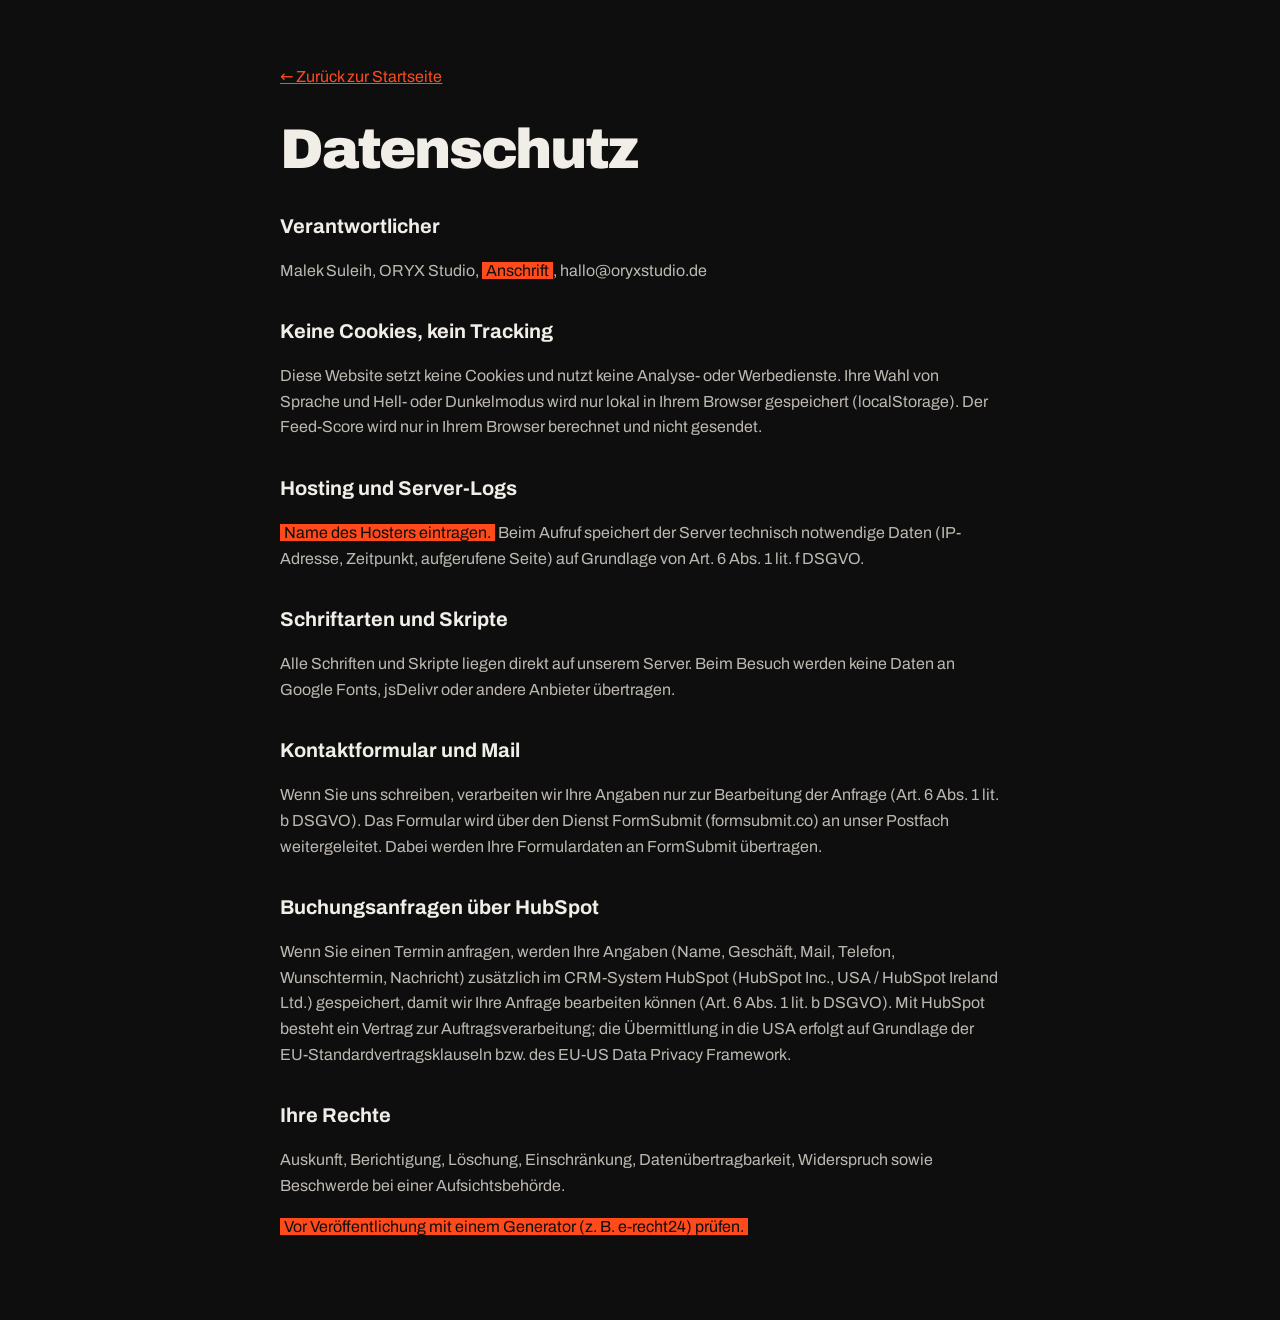
<file: datenschutz.html>
<!DOCTYPE html><html lang="de"><head><meta charset="utf-8"><meta name="viewport" content="width=device-width, initial-scale=1"><title>Datenschutz · ORYX Studio</title><meta name="robots" content="noindex, nofollow"><link href="fonts.css" rel="stylesheet"><style>body{margin:0;background:#0E0E0F;color:#F1EEE8;font-family:Archivo,system-ui,sans-serif;line-height:1.6}main{max-width:720px;margin:0 auto;padding:64px 24px}a{color:#FF4A1C}h1{font-weight:900;font-size:56px;letter-spacing:-.04em;line-height:1;margin:32px 0}h2{font-size:20px;margin:32px 0 8px}p{color:#BDB9B1}mark{background:#FF4A1C;color:#0E0E0F;padding:0 4px}</style></head><body><main><a href="index.html">← Zurück zur Startseite</a><h1>Datenschutz</h1><h2>Verantwortlicher</h2><p>Malek Suleih, ORYX Studio, <mark>Anschrift</mark>, hallo@oryxstudio.de</p><h2>Keine Cookies, kein Tracking</h2><p>Diese Website setzt keine Cookies und nutzt keine Analyse- oder Werbedienste. Ihre Wahl von Sprache und Hell- oder Dunkelmodus wird nur lokal in Ihrem Browser gespeichert (localStorage). Der Feed-Score wird nur in Ihrem Browser berechnet und nicht gesendet.</p><h2>Hosting und Server-Logs</h2><p><mark>Name des Hosters eintragen.</mark> Beim Aufruf speichert der Server technisch notwendige Daten (IP-Adresse, Zeitpunkt, aufgerufene Seite) auf Grundlage von Art. 6 Abs. 1 lit. f DSGVO.</p><h2>Schriftarten und Skripte</h2><p>Alle Schriften und Skripte liegen direkt auf unserem Server. Beim Besuch werden keine Daten an Google Fonts, jsDelivr oder andere Anbieter übertragen.</p><h2>Kontaktformular und Mail</h2><p>Wenn Sie uns schreiben, verarbeiten wir Ihre Angaben nur zur Bearbeitung der Anfrage (Art. 6 Abs. 1 lit. b DSGVO). Das Formular wird über den Dienst FormSubmit (formsubmit.co) an unser Postfach weitergeleitet. Dabei werden Ihre Formulardaten an FormSubmit übertragen.</p><h2>Buchungsanfragen über HubSpot</h2><p>Wenn Sie einen Termin anfragen, werden Ihre Angaben (Name, Geschäft, Mail, Telefon, Wunschtermin, Nachricht) zusätzlich im CRM-System HubSpot (HubSpot Inc., USA / HubSpot Ireland Ltd.) gespeichert, damit wir Ihre Anfrage bearbeiten können (Art. 6 Abs. 1 lit. b DSGVO). Mit HubSpot besteht ein Vertrag zur Auftragsverarbeitung; die Übermittlung in die USA erfolgt auf Grundlage der EU-Standardvertragsklauseln bzw. des EU-US Data Privacy Framework.</p><h2>Ihre Rechte</h2><p>Auskunft, Berichtigung, Löschung, Einschränkung, Datenübertragbarkeit, Widerspruch sowie Beschwerde bei einer Aufsichtsbehörde.</p><p><mark>Vor Veröffentlichung mit einem Generator (z. B. e-recht24) prüfen.</mark></p></main></body></html>
</file>
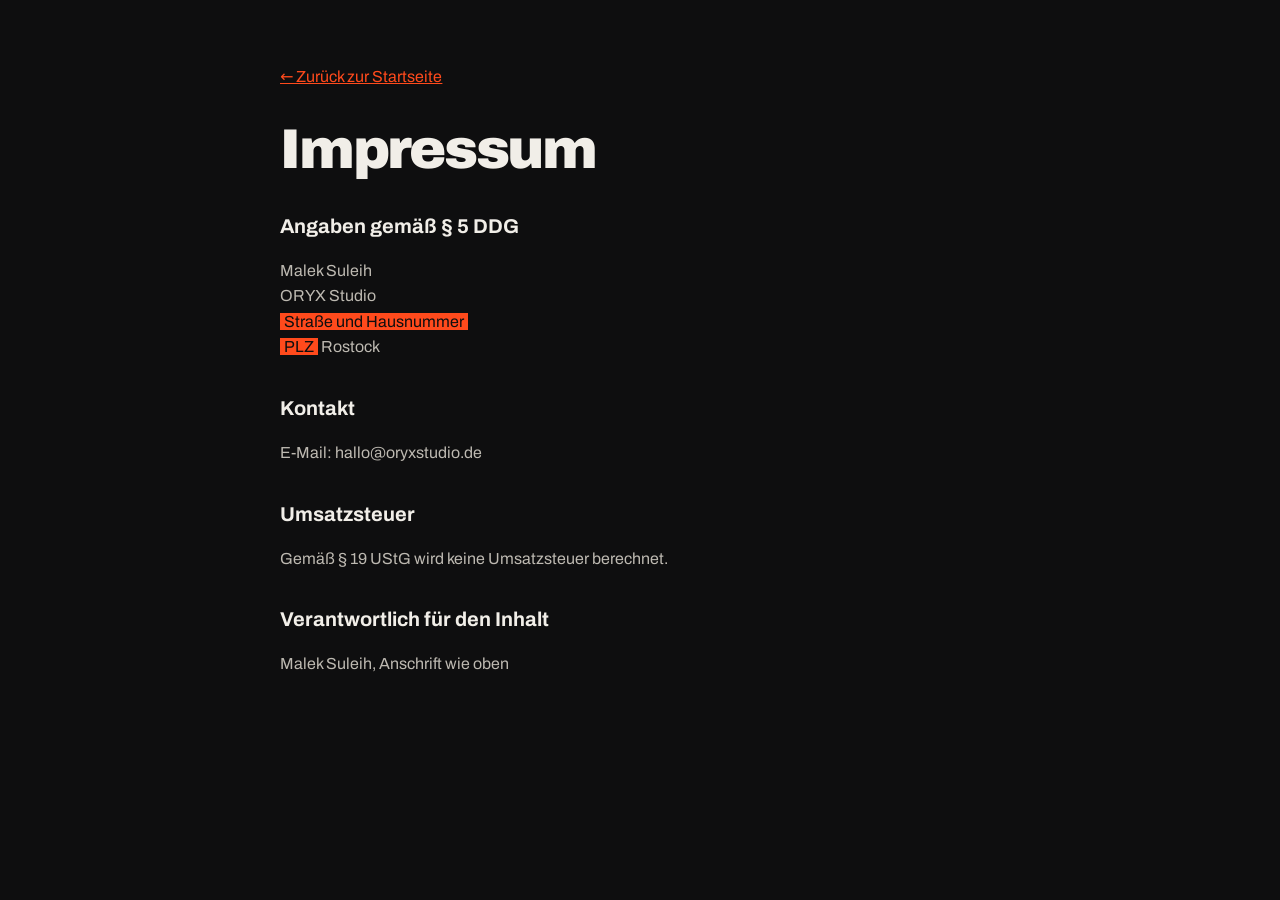
<file: impressum.html>
<!DOCTYPE html><html lang="de"><head><meta charset="utf-8"><meta name="viewport" content="width=device-width, initial-scale=1"><title>Impressum · ORYX Studio</title><meta name="robots" content="noindex, nofollow"><link href="fonts.css" rel="stylesheet"><style>body{margin:0;background:#0E0E0F;color:#F1EEE8;font-family:Archivo,system-ui,sans-serif;line-height:1.6}main{max-width:720px;margin:0 auto;padding:64px 24px}a{color:#FF4A1C}h1{font-weight:900;font-size:56px;letter-spacing:-.04em;line-height:1;margin:32px 0}h2{font-size:20px;margin:32px 0 8px}p{color:#BDB9B1}mark{background:#FF4A1C;color:#0E0E0F;padding:0 4px}</style></head><body><main><a href="index.html">← Zurück zur Startseite</a><h1>Impressum</h1><h2>Angaben gemäß § 5 DDG</h2><p>Malek Suleih<br>ORYX Studio<br><mark>Straße und Hausnummer</mark><br><mark>PLZ</mark> Rostock</p><h2>Kontakt</h2><p>E-Mail: hallo@oryxstudio.de</p><h2>Umsatzsteuer</h2><p>Gemäß § 19 UStG wird keine Umsatzsteuer berechnet.</p><h2>Verantwortlich für den Inhalt</h2><p>Malek Suleih, Anschrift wie oben</p></main></body></html>
</file>
<file: fonts.css>
@font-face {font-family: 'Archivo';font-style: normal;font-display: swap;font-weight: 400;src:url(fonts/archivo-latin-ext-400-normal.woff2) format('woff2');unicode-range: U+0100-02BA,U+02BD-02C5,U+02C7-02CC,U+02CE-02D7,U+02DD-02FF,U+0304,U+0308,U+0329,U+1D00-1DBF,U+1E00-1E9F,U+1EF2-1EFF,U+2020,U+20A0-20AB,U+20AD-20C0,U+2113,U+2C60-2C7F,U+A720-A7FF;}
@font-face {font-family: 'Archivo';font-style: normal;font-display: swap;font-weight: 400;src:url(fonts/archivo-latin-400-normal.woff2) format('woff2');unicode-range: U+0000-00FF,U+0131,U+0152-0153,U+02BB-02BC,U+02C6,U+02DA,U+02DC,U+0304,U+0308,U+0329,U+2000-206F,U+20AC,U+2122,U+2191,U+2193,U+2212,U+2215,U+FEFF,U+FFFD;}
@font-face {font-family: 'Archivo';font-style: normal;font-display: swap;font-weight: 500;src:url(fonts/archivo-latin-ext-500-normal.woff2) format('woff2');unicode-range: U+0100-02BA,U+02BD-02C5,U+02C7-02CC,U+02CE-02D7,U+02DD-02FF,U+0304,U+0308,U+0329,U+1D00-1DBF,U+1E00-1E9F,U+1EF2-1EFF,U+2020,U+20A0-20AB,U+20AD-20C0,U+2113,U+2C60-2C7F,U+A720-A7FF;}
@font-face {font-family: 'Archivo';font-style: normal;font-display: swap;font-weight: 500;src:url(fonts/archivo-latin-500-normal.woff2) format('woff2');unicode-range: U+0000-00FF,U+0131,U+0152-0153,U+02BB-02BC,U+02C6,U+02DA,U+02DC,U+0304,U+0308,U+0329,U+2000-206F,U+20AC,U+2122,U+2191,U+2193,U+2212,U+2215,U+FEFF,U+FFFD;}
@font-face {font-family: 'Archivo';font-style: normal;font-display: swap;font-weight: 600;src:url(fonts/archivo-latin-ext-600-normal.woff2) format('woff2');unicode-range: U+0100-02BA,U+02BD-02C5,U+02C7-02CC,U+02CE-02D7,U+02DD-02FF,U+0304,U+0308,U+0329,U+1D00-1DBF,U+1E00-1E9F,U+1EF2-1EFF,U+2020,U+20A0-20AB,U+20AD-20C0,U+2113,U+2C60-2C7F,U+A720-A7FF;}
@font-face {font-family: 'Archivo';font-style: normal;font-display: swap;font-weight: 600;src:url(fonts/archivo-latin-600-normal.woff2) format('woff2');unicode-range: U+0000-00FF,U+0131,U+0152-0153,U+02BB-02BC,U+02C6,U+02DA,U+02DC,U+0304,U+0308,U+0329,U+2000-206F,U+20AC,U+2122,U+2191,U+2193,U+2212,U+2215,U+FEFF,U+FFFD;}
@font-face {font-family: 'Archivo';font-style: normal;font-display: swap;font-weight: 700;src:url(fonts/archivo-latin-ext-700-normal.woff2) format('woff2');unicode-range: U+0100-02BA,U+02BD-02C5,U+02C7-02CC,U+02CE-02D7,U+02DD-02FF,U+0304,U+0308,U+0329,U+1D00-1DBF,U+1E00-1E9F,U+1EF2-1EFF,U+2020,U+20A0-20AB,U+20AD-20C0,U+2113,U+2C60-2C7F,U+A720-A7FF;}
@font-face {font-family: 'Archivo';font-style: normal;font-display: swap;font-weight: 700;src:url(fonts/archivo-latin-700-normal.woff2) format('woff2');unicode-range: U+0000-00FF,U+0131,U+0152-0153,U+02BB-02BC,U+02C6,U+02DA,U+02DC,U+0304,U+0308,U+0329,U+2000-206F,U+20AC,U+2122,U+2191,U+2193,U+2212,U+2215,U+FEFF,U+FFFD;}
@font-face {font-family: 'Archivo';font-style: normal;font-display: swap;font-weight: 900;src:url(fonts/archivo-latin-ext-900-normal.woff2) format('woff2');unicode-range: U+0100-02BA,U+02BD-02C5,U+02C7-02CC,U+02CE-02D7,U+02DD-02FF,U+0304,U+0308,U+0329,U+1D00-1DBF,U+1E00-1E9F,U+1EF2-1EFF,U+2020,U+20A0-20AB,U+20AD-20C0,U+2113,U+2C60-2C7F,U+A720-A7FF;}
@font-face {font-family: 'Archivo';font-style: normal;font-display: swap;font-weight: 900;src:url(fonts/archivo-latin-900-normal.woff2) format('woff2');unicode-range: U+0000-00FF,U+0131,U+0152-0153,U+02BB-02BC,U+02C6,U+02DA,U+02DC,U+0304,U+0308,U+0329,U+2000-206F,U+20AC,U+2122,U+2191,U+2193,U+2212,U+2215,U+FEFF,U+FFFD;}
@font-face {font-family: 'Cairo';font-style: normal;font-display: swap;font-weight: 400;src:url(fonts/cairo-arabic-400-normal.woff2) format('woff2');unicode-range: U+0600-06FF,U+0750-077F,U+0870-088E,U+0890-0891,U+0897-08E1,U+08E3-08FF,U+200C-200E,U+2010-2011,U+204F,U+2E41,U+FB50-FDFF,U+FE70-FE74,U+FE76-FEFC,U+102E0-102FB,U+10E60-10E7E,U+10EC2-10EC4,U+10EFC-10EFF,U+1EE00-1EE03,U+1EE05-1EE1F,U+1EE21-1EE22,U+1EE24,U+1EE27,U+1EE29-1EE32,U+1EE34-1EE37,U+1EE39,U+1EE3B,U+1EE42,U+1EE47,U+1EE49,U+1EE4B,U+1EE4D-1EE4F,U+1EE51-1EE52,U+1EE54,U+1EE57,U+1EE59,U+1EE5B,U+1EE5D,U+1EE5F,U+1EE61-1EE62,U+1EE64,U+1EE67-1EE6A,U+1EE6C-1EE72,U+1EE74-1EE77,U+1EE79-1EE7C,U+1EE7E,U+1EE80-1EE89,U+1EE8B-1EE9B,U+1EEA1-1EEA3,U+1EEA5-1EEA9,U+1EEAB-1EEBB,U+1EEF0-1EEF1;}
@font-face {font-family: 'Cairo';font-style: normal;font-display: swap;font-weight: 400;src:url(fonts/cairo-latin-400-normal.woff2) format('woff2');unicode-range: U+0000-00FF,U+0131,U+0152-0153,U+02BB-02BC,U+02C6,U+02DA,U+02DC,U+0304,U+0308,U+0329,U+2000-206F,U+20AC,U+2122,U+2191,U+2193,U+2212,U+2215,U+FEFF,U+FFFD;}
@font-face {font-family: 'Cairo';font-style: normal;font-display: swap;font-weight: 600;src:url(fonts/cairo-arabic-600-normal.woff2) format('woff2');unicode-range: U+0600-06FF,U+0750-077F,U+0870-088E,U+0890-0891,U+0897-08E1,U+08E3-08FF,U+200C-200E,U+2010-2011,U+204F,U+2E41,U+FB50-FDFF,U+FE70-FE74,U+FE76-FEFC,U+102E0-102FB,U+10E60-10E7E,U+10EC2-10EC4,U+10EFC-10EFF,U+1EE00-1EE03,U+1EE05-1EE1F,U+1EE21-1EE22,U+1EE24,U+1EE27,U+1EE29-1EE32,U+1EE34-1EE37,U+1EE39,U+1EE3B,U+1EE42,U+1EE47,U+1EE49,U+1EE4B,U+1EE4D-1EE4F,U+1EE51-1EE52,U+1EE54,U+1EE57,U+1EE59,U+1EE5B,U+1EE5D,U+1EE5F,U+1EE61-1EE62,U+1EE64,U+1EE67-1EE6A,U+1EE6C-1EE72,U+1EE74-1EE77,U+1EE79-1EE7C,U+1EE7E,U+1EE80-1EE89,U+1EE8B-1EE9B,U+1EEA1-1EEA3,U+1EEA5-1EEA9,U+1EEAB-1EEBB,U+1EEF0-1EEF1;}
@font-face {font-family: 'Cairo';font-style: normal;font-display: swap;font-weight: 600;src:url(fonts/cairo-latin-600-normal.woff2) format('woff2');unicode-range: U+0000-00FF,U+0131,U+0152-0153,U+02BB-02BC,U+02C6,U+02DA,U+02DC,U+0304,U+0308,U+0329,U+2000-206F,U+20AC,U+2122,U+2191,U+2193,U+2212,U+2215,U+FEFF,U+FFFD;}
@font-face {font-family: 'Cairo';font-style: normal;font-display: swap;font-weight: 700;src:url(fonts/cairo-arabic-700-normal.woff2) format('woff2');unicode-range: U+0600-06FF,U+0750-077F,U+0870-088E,U+0890-0891,U+0897-08E1,U+08E3-08FF,U+200C-200E,U+2010-2011,U+204F,U+2E41,U+FB50-FDFF,U+FE70-FE74,U+FE76-FEFC,U+102E0-102FB,U+10E60-10E7E,U+10EC2-10EC4,U+10EFC-10EFF,U+1EE00-1EE03,U+1EE05-1EE1F,U+1EE21-1EE22,U+1EE24,U+1EE27,U+1EE29-1EE32,U+1EE34-1EE37,U+1EE39,U+1EE3B,U+1EE42,U+1EE47,U+1EE49,U+1EE4B,U+1EE4D-1EE4F,U+1EE51-1EE52,U+1EE54,U+1EE57,U+1EE59,U+1EE5B,U+1EE5D,U+1EE5F,U+1EE61-1EE62,U+1EE64,U+1EE67-1EE6A,U+1EE6C-1EE72,U+1EE74-1EE77,U+1EE79-1EE7C,U+1EE7E,U+1EE80-1EE89,U+1EE8B-1EE9B,U+1EEA1-1EEA3,U+1EEA5-1EEA9,U+1EEAB-1EEBB,U+1EEF0-1EEF1;}
@font-face {font-family: 'Cairo';font-style: normal;font-display: swap;font-weight: 700;src:url(fonts/cairo-latin-700-normal.woff2) format('woff2');unicode-range: U+0000-00FF,U+0131,U+0152-0153,U+02BB-02BC,U+02C6,U+02DA,U+02DC,U+0304,U+0308,U+0329,U+2000-206F,U+20AC,U+2122,U+2191,U+2193,U+2212,U+2215,U+FEFF,U+FFFD;}
@font-face {font-family: 'Cairo';font-style: normal;font-display: swap;font-weight: 900;src:url(fonts/cairo-arabic-900-normal.woff2) format('woff2');unicode-range: U+0600-06FF,U+0750-077F,U+0870-088E,U+0890-0891,U+0897-08E1,U+08E3-08FF,U+200C-200E,U+2010-2011,U+204F,U+2E41,U+FB50-FDFF,U+FE70-FE74,U+FE76-FEFC,U+102E0-102FB,U+10E60-10E7E,U+10EC2-10EC4,U+10EFC-10EFF,U+1EE00-1EE03,U+1EE05-1EE1F,U+1EE21-1EE22,U+1EE24,U+1EE27,U+1EE29-1EE32,U+1EE34-1EE37,U+1EE39,U+1EE3B,U+1EE42,U+1EE47,U+1EE49,U+1EE4B,U+1EE4D-1EE4F,U+1EE51-1EE52,U+1EE54,U+1EE57,U+1EE59,U+1EE5B,U+1EE5D,U+1EE5F,U+1EE61-1EE62,U+1EE64,U+1EE67-1EE6A,U+1EE6C-1EE72,U+1EE74-1EE77,U+1EE79-1EE7C,U+1EE7E,U+1EE80-1EE89,U+1EE8B-1EE9B,U+1EEA1-1EEA3,U+1EEA5-1EEA9,U+1EEAB-1EEBB,U+1EEF0-1EEF1;}
@font-face {font-family: 'Cairo';font-style: normal;font-display: swap;font-weight: 900;src:url(fonts/cairo-latin-900-normal.woff2) format('woff2');unicode-range: U+0000-00FF,U+0131,U+0152-0153,U+02BB-02BC,U+02C6,U+02DA,U+02DC,U+0304,U+0308,U+0329,U+2000-206F,U+20AC,U+2122,U+2191,U+2193,U+2212,U+2215,U+FEFF,U+FFFD;}
</file>
